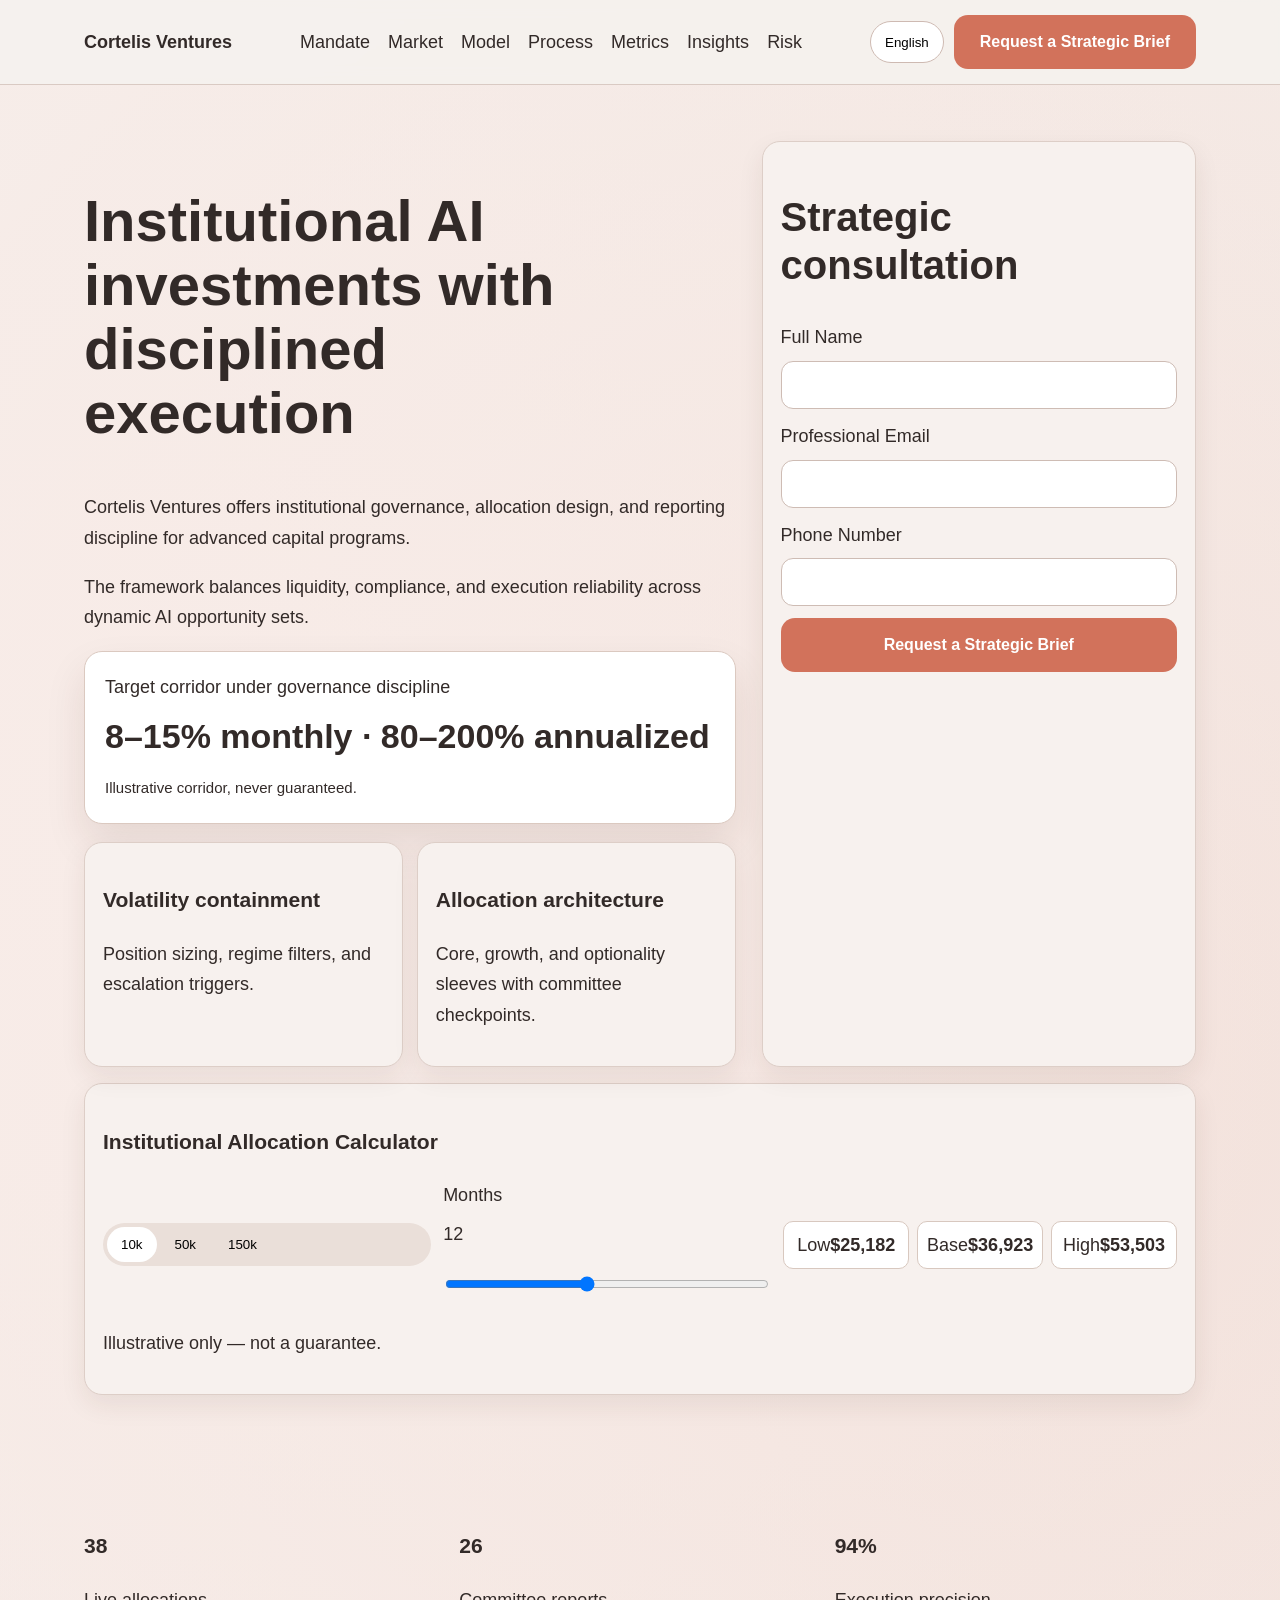
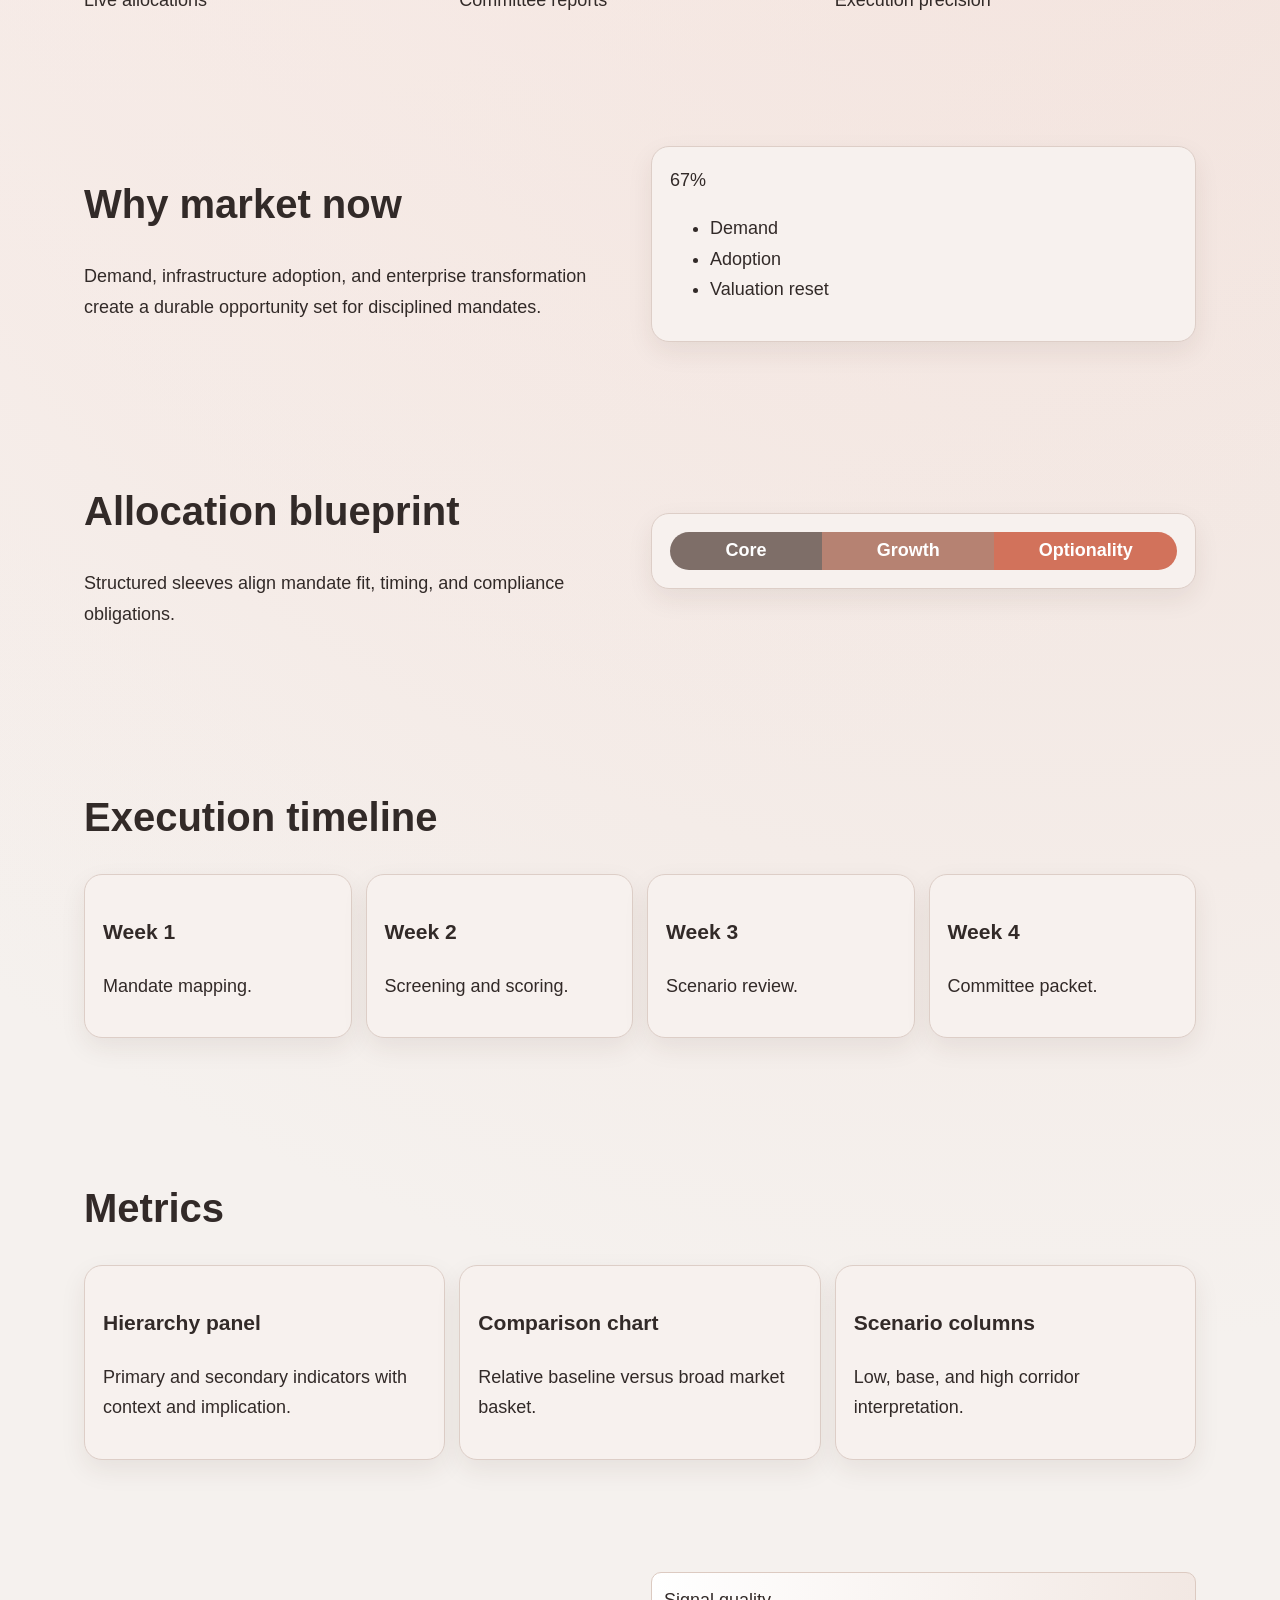
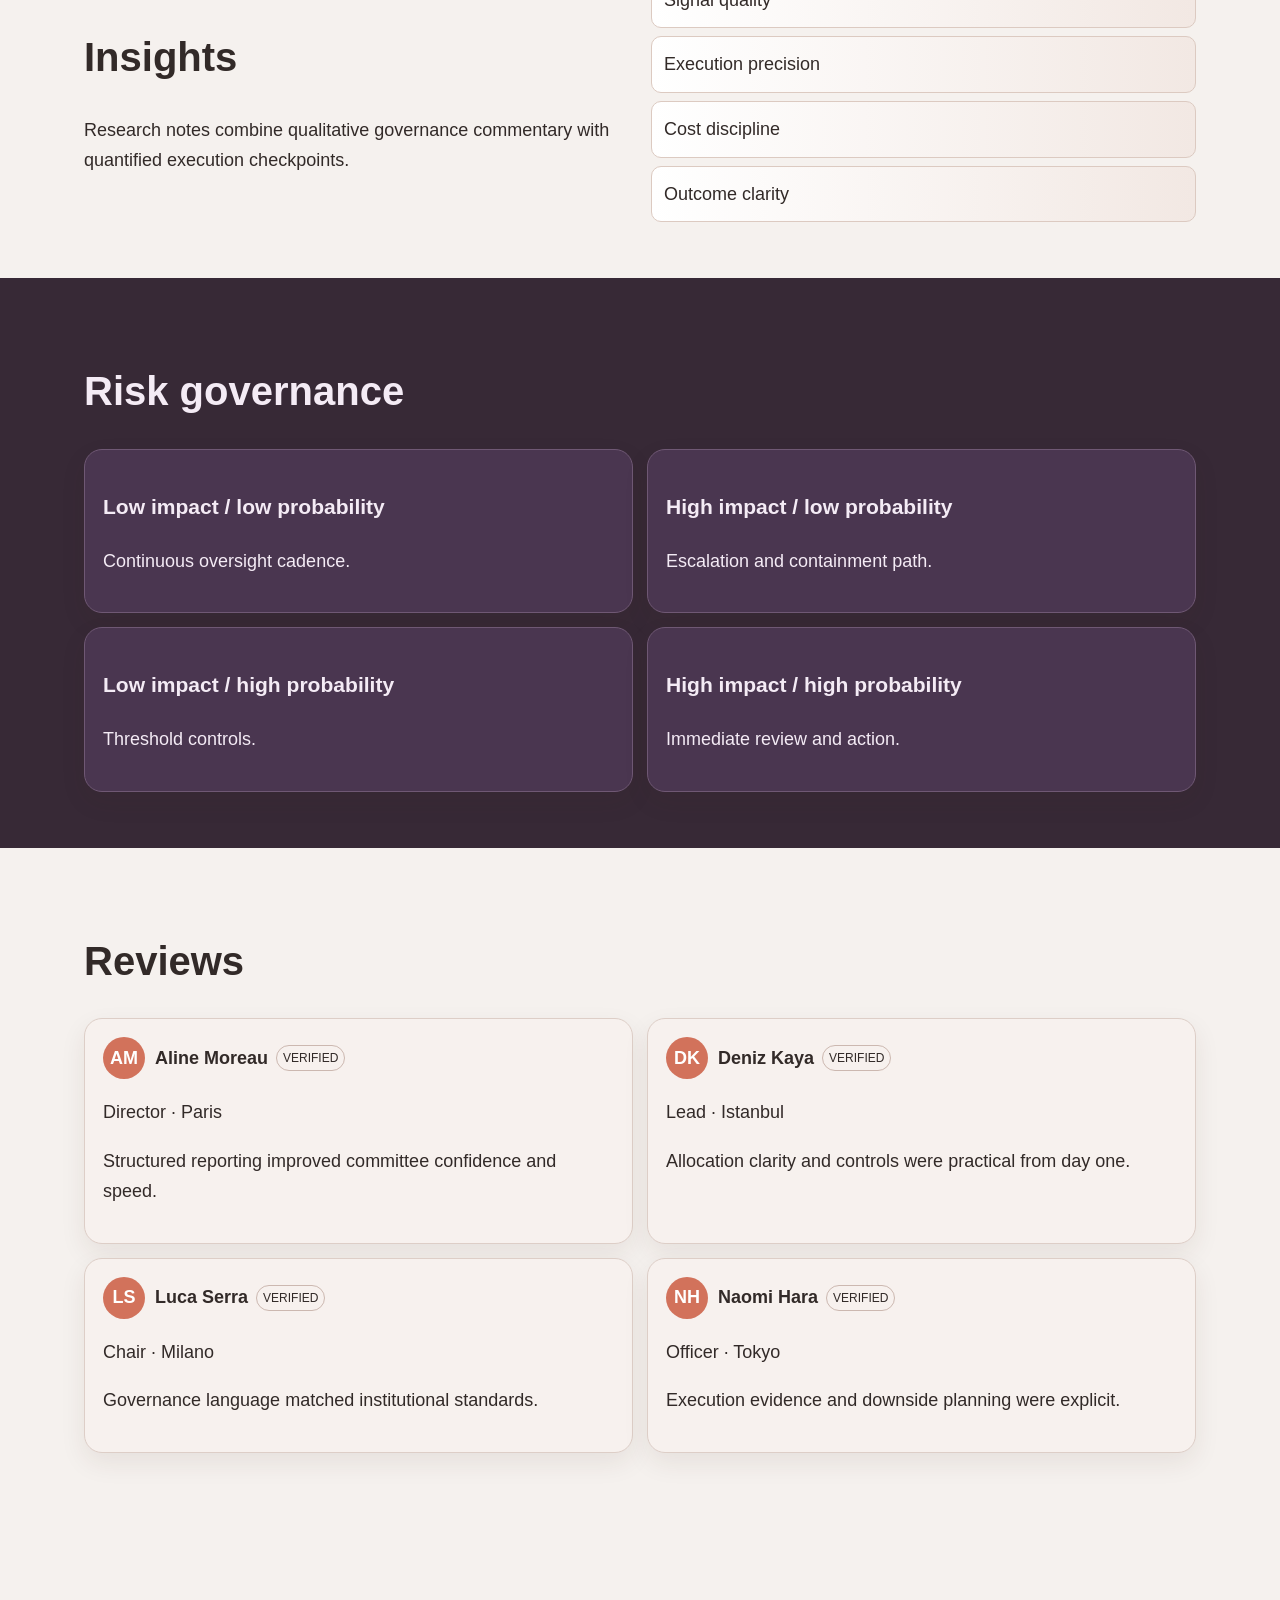
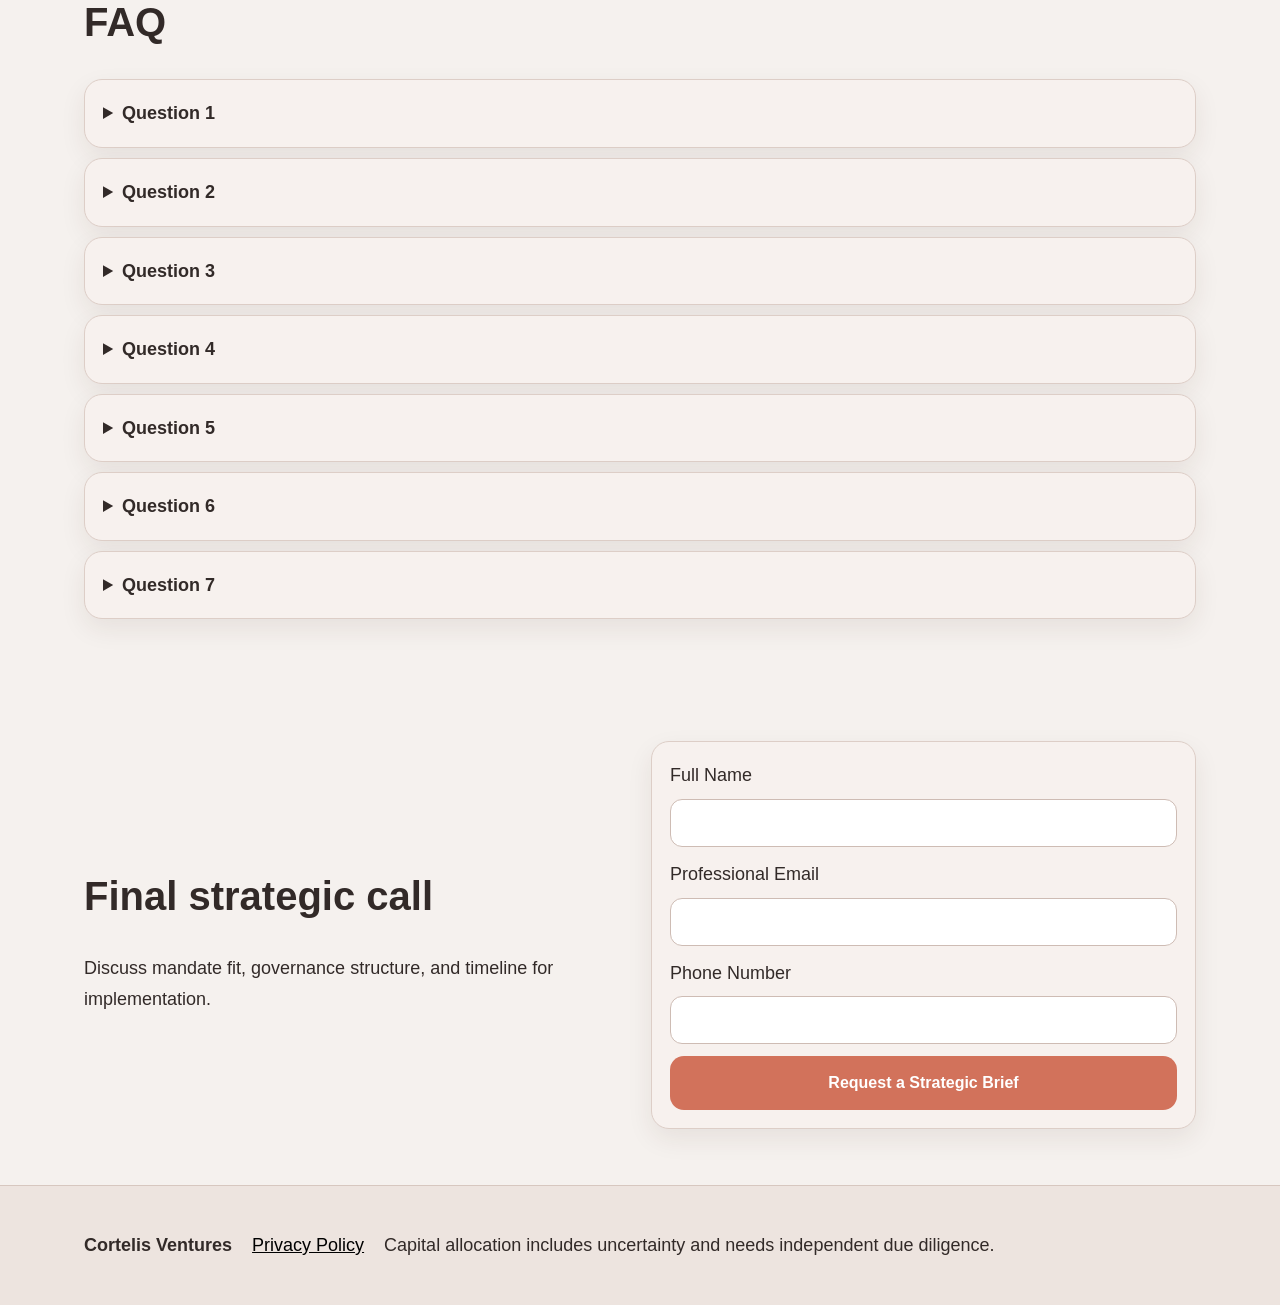
<file: index.html>
<!doctype html><html lang="en"><head><meta charset="utf-8"><meta name="viewport" content="width=device-width,initial-scale=1"><title>Cortelis Ventures</title><meta name="description" content="Cortelis Ventures institutional AI allocation platform."><link rel="stylesheet" href="assets/style.css"></head><body>
<header class="site-header"><div class="container header-row"><div class="brand">Cortelis Ventures</div><nav class="desktop-nav"><a href="#sec0">Mandate</a><a href="#sec1">Market</a><a href="#sec2">Model</a><a href="#sec3">Process</a><a href="#sec4">Metrics</a><a href="#sec5">Insights</a><a href="#sec6">Risk</a></nav><div class="header-actions"><div class="lang-wrap"><button class="lang-active">English</button><div class="lang-menu"><a href="index.html"><span class="flag-svg"><svg viewBox="0 0 60 40"><rect width="60" height="40" fill="#1f3763"/><path d="M0 0l60 40M60 0L0 40" stroke="#fff" stroke-width="8"/><path d="M30 0v40M0 20h60" stroke="#fff" stroke-width="12"/><path d="M30 0v40M0 20h60" stroke="#b22234" stroke-width="6"/></svg></span><span>English</span></a><a href="de/index.html"><span class="flag-svg"><svg viewBox="0 0 60 40"><rect width="60" height="13.4" fill="#000"/><rect y="13.3" width="60" height="13.4" fill="#d00"/><rect y="26.6" width="60" height="13.4" fill="#fc0"/></svg></span><span>Deutsch</span></a><a href="fr/index.html"><span class="flag-svg"><svg viewBox="0 0 60 40"><rect width="20" height="40" fill="#05a"/><rect x="20" width="20" height="40" fill="#f4f4f0"/><rect x="40" width="20" height="40" fill="#e33"/></svg></span><span>Français</span></a><a href="es/index.html"><span class="flag-svg"><svg viewBox="0 0 60 40"><rect width="60" height="40" fill="#c60b1e"/><rect y="10" width="60" height="20" fill="#ffc400"/></svg></span><span>Español</span></a><a href="it/index.html"><span class="flag-svg"><svg viewBox="0 0 60 40"><rect width="20" height="40" fill="#093"/><rect x="20" width="20" height="40" fill="#f4f4f0"/><rect x="40" width="20" height="40" fill="#c33"/></svg></span><span>Italiano</span></a><a href="tr/index.html"><span class="flag-svg"><svg viewBox="0 0 60 40"><rect width="60" height="40" fill="#e30a17"/><circle cx="24" cy="20" r="9" fill="#fff"/><circle cx="27" cy="20" r="7" fill="#e30a17"/></svg></span><span>Türkçe</span></a><a href="pt/index.html"><span class="flag-svg"><svg viewBox="0 0 60 40"><rect width="24" height="40" fill="#046a38"/><rect x="24" width="36" height="40" fill="#da291c"/></svg></span><span>Português</span></a><a href="jp/index.html"><span class="flag-svg"><svg viewBox="0 0 60 40"><rect width="60" height="40" fill="#f4f4f0"/><circle cx="30" cy="20" r="10" fill="#bc002d"/></svg></span><span>日本語</span></a><a href="sk/index.html"><span class="flag-svg"><svg viewBox="0 0 60 40"><rect width="60" height="13.4" fill="#f4f4f0"/><rect y="13.3" width="60" height="13.4" fill="#0b4ea2"/><rect y="26.6" width="60" height="13.4" fill="#e22"/></svg></span><span>Slovenčina</span></a><a href="be/index.html"><span class="flag-svg"><svg viewBox="0 0 60 40"><rect width="20" height="40" fill="#000"/><rect x="20" width="20" height="40" fill="#ffd90c"/><rect x="40" width="20" height="40" fill="#ef3340"/></svg></span><span>Belgium</span></a></div></div><a class="btn btn-primary" href="#lead-final">Request a Strategic Brief</a><button class="burger">☰</button></div></div></header>
<div class="drawer"><button class="drawer-close">✕</button><nav><a href="#sec0">Mandate</a><a href="#sec1">Market</a><a href="#sec2">Model</a><a href="#sec3">Process</a><a href="#sec4">Metrics</a><a href="#sec5">Insights</a><a href="#sec6">Risk</a></nav><div class="drawer-lang"><a href="index.html">English</a><a href="de/index.html">Deutsch</a><a href="fr/index.html">Français</a><a href="es/index.html">Español</a><a href="it/index.html">Italiano</a><a href="tr/index.html">Türkçe</a><a href="pt/index.html">Português</a><a href="jp/index.html">日本語</a><a href="sk/index.html">Slovenčina</a><a href="be/index.html">Belgium</a></div><a class="btn btn-primary" href="#lead-final">Request a Strategic Brief</a></div><div class="backdrop"></div>
<main>
<section class="hero" id="sec0"><div class="container"><div class="hero-grid"><div><h1>Institutional AI investments with disciplined execution</h1><p>Cortelis Ventures offers institutional governance, allocation design, and reporting discipline for advanced capital programs.</p><p>The framework balances liquidity, compliance, and execution reliability across dynamic AI opportunity sets.</p><div class="return-card"><span>Target corridor under governance discipline</span><strong>8–15% monthly · 80–200% annualized</strong><small>Illustrative corridor, never guaranteed.</small></div><div class="support-cards"><article><h3>Volatility containment</h3><p>Position sizing, regime filters, and escalation triggers.</p></article><article><h3>Allocation architecture</h3><p>Core, growth, and optionality sleeves with committee checkpoints.</p></article></div></div><div class="lead-card"><h2>Strategic consultation</h2><form><label>Full Name<input type="text"></label><label>Professional Email<input type="email"></label><label>Phone Number<input type="tel"></label><button class="btn btn-primary">Request a Strategic Brief</button></form></div></div><div class="calculator"><h3>Institutional Allocation Calculator</h3><div class="calc-row"><div class="segmented"><button class="seg active" data-amount="10000">10k</button><button class="seg" data-amount="50000">50k</button><button class="seg" data-amount="150000">150k</button></div><label>Months <output class="months-value">12</output><input class="months-slider" type="range" min="3" max="24" value="12"></label><div class="calc-results"><div><span>Low</span><strong class="low"></strong></div><div><span>Base</span><strong class="base"></strong></div><div><span>High</span><strong class="high"></strong></div></div></div><p class="calc-disc">Illustrative only — not a guarantee.</p></div></div></section>
<section class="kpi" id="sec1"><div class="container three-col"><article><h3>38</h3><p>Live allocations</p></article><article><h3>26</h3><p>Committee reports</p></article><article><h3>94%</h3><p>Execution precision</p></article></div></section>
<section id="sec2" class="split"><div class="container split-grid"><div><h2>Why market now</h2><p>Demand, infrastructure adoption, and enterprise transformation create a durable opportunity set for disciplined mandates.</p></div><div class="visual donut"><div class="ring">67%</div><ul><li>Demand</li><li>Adoption</li><li>Valuation reset</li></ul></div></div></section>
<section id="sec3" class="alt"><div class="container split-grid reverse"><div class="visual stack"><div class="bar"><span style="width:30%">Core</span><span style="width:34%">Growth</span><span style="width:36%">Optionality</span></div></div><div><h2>Allocation blueprint</h2><p>Structured sleeves align mandate fit, timing, and compliance obligations.</p></div></div></section>
<section id="sec4" class="timeline"><div class="container"><h2>Execution timeline</h2><div class="time-grid"><article><h3>Week 1</h3><p>Mandate mapping.</p></article><article><h3>Week 2</h3><p>Screening and scoring.</p></article><article><h3>Week 3</h3><p>Scenario review.</p></article><article><h3>Week 4</h3><p>Committee packet.</p></article></div></div></section>
<section id="sec5" class="metrics"><div class="container"><h2>Metrics</h2><div class="card-grid"><article class="metric-card"><h3>Hierarchy panel</h3><p>Primary and secondary indicators with context and implication.</p></article><article class="metric-card"><h3>Comparison chart</h3><p>Relative baseline versus broad market basket.</p></article><article class="metric-card"><h3>Scenario columns</h3><p>Low, base, and high corridor interpretation.</p></article></div></div></section>
<section id="sec6" class="insights"><div class="container split-grid"><div><h2>Insights</h2><p>Research notes combine qualitative governance commentary with quantified execution checkpoints.</p></div><div class="waterfall"><div>Signal quality</div><div>Execution precision</div><div>Cost discipline</div><div>Outcome clarity</div></div></div></section>
<section id="sec7" class="risk dark"><div class="container"><h2>Risk governance</h2><div class="matrix"><div><h3>Low impact / low probability</h3><p>Continuous oversight cadence.</p></div><div><h3>High impact / low probability</h3><p>Escalation and containment path.</p></div><div><h3>Low impact / high probability</h3><p>Threshold controls.</p></div><div><h3>High impact / high probability</h3><p>Immediate review and action.</p></div></div></div></section>
<section class="reviews" id="sec8"><div class="container"><h2>Reviews</h2><div class="review-grid"><article class="review-card"><div class="review-head"><div class="avatar">AM</div><div class="name-row"><strong>Aline Moreau</strong><span>VERIFIED</span></div></div><p>Director · Paris</p><p>Structured reporting improved committee confidence and speed.</p></article><article class="review-card"><div class="review-head"><div class="avatar">DK</div><div class="name-row"><strong>Deniz Kaya</strong><span>VERIFIED</span></div></div><p>Lead · Istanbul</p><p>Allocation clarity and controls were practical from day one.</p></article><article class="review-card"><div class="review-head"><div class="avatar">LS</div><div class="name-row"><strong>Luca Serra</strong><span>VERIFIED</span></div></div><p>Chair · Milano</p><p>Governance language matched institutional standards.</p></article><article class="review-card"><div class="review-head"><div class="avatar">NH</div><div class="name-row"><strong>Naomi Hara</strong><span>VERIFIED</span></div></div><p>Officer · Tokyo</p><p>Execution evidence and downside planning were explicit.</p></article></div></div></section>
<section class="faq" id="sec9"><div class="container"><h2>FAQ</h2><details class="faq-item"><summary>Question 1</summary><p>Structured committee answer with governance detail and execution clarity.</p></details><details class="faq-item"><summary>Question 2</summary><p>Structured committee answer with governance detail and execution clarity.</p></details><details class="faq-item"><summary>Question 3</summary><p>Structured committee answer with governance detail and execution clarity.</p></details><details class="faq-item"><summary>Question 4</summary><p>Structured committee answer with governance detail and execution clarity.</p></details><details class="faq-item"><summary>Question 5</summary><p>Structured committee answer with governance detail and execution clarity.</p></details><details class="faq-item"><summary>Question 6</summary><p>Structured committee answer with governance detail and execution clarity.</p></details><details class="faq-item"><summary>Question 7</summary><p>Structured committee answer with governance detail and execution clarity.</p></details></div></section>
<section class="final" id="lead-final"><div class="container split-grid"><div><h2>Final strategic call</h2><p>Discuss mandate fit, governance structure, and timeline for implementation.</p></div><div class="lead-card"><form><label>Full Name<input type="text"></label><label>Professional Email<input type="email"></label><label>Phone Number<input type="tel"></label><button class="btn btn-primary">Request a Strategic Brief</button></form></div></div></section>
</main>
<footer><div class="container footer-row"><strong>Cortelis Ventures</strong><button class="privacy-link">Privacy Policy</button><p>Capital allocation includes uncertainty and needs independent due diligence.</p></div></footer>
<div class="modal"><div class="modal-dialog"><button class="modal-x">✕</button><h2>Privacy Policy</h2><div class="modal-content"><h3>Introduction</h3><p>Policy overview for data handling and governance.</p><h3>Data collection</h3><p>Contact details and communication records.</p><h3>Legal basis</h3><p>Legitimate processing purpose and consent flow.</p><h3>Cookies</h3><p>Session and analytics preferences.</p><h3>Retention</h3><p>Storage duration follows regulatory norms.</p><h3>Third-party sharing</h3><p>Service providers operate under contractual controls.</p><h3>Security</h3><p>Encryption, access segregation, and audit practice.</p><h3>User rights</h3><p>Access, correction, deletion, and objection channels.</p><h3>International transfers</h3><p>Transfer safeguards and contractual standards.</p><h3>Industry risk disclosure</h3><p>AI-linked assets can fluctuate materially.</p><h3>Contact</h3><p>privacy@cortelisventures.com</p></div><div class="modal-footer"><button class="btn btn-secondary modal-close">Close</button></div></div></div>
<script defer src="assets/app.js"></script></body></html>
</file>
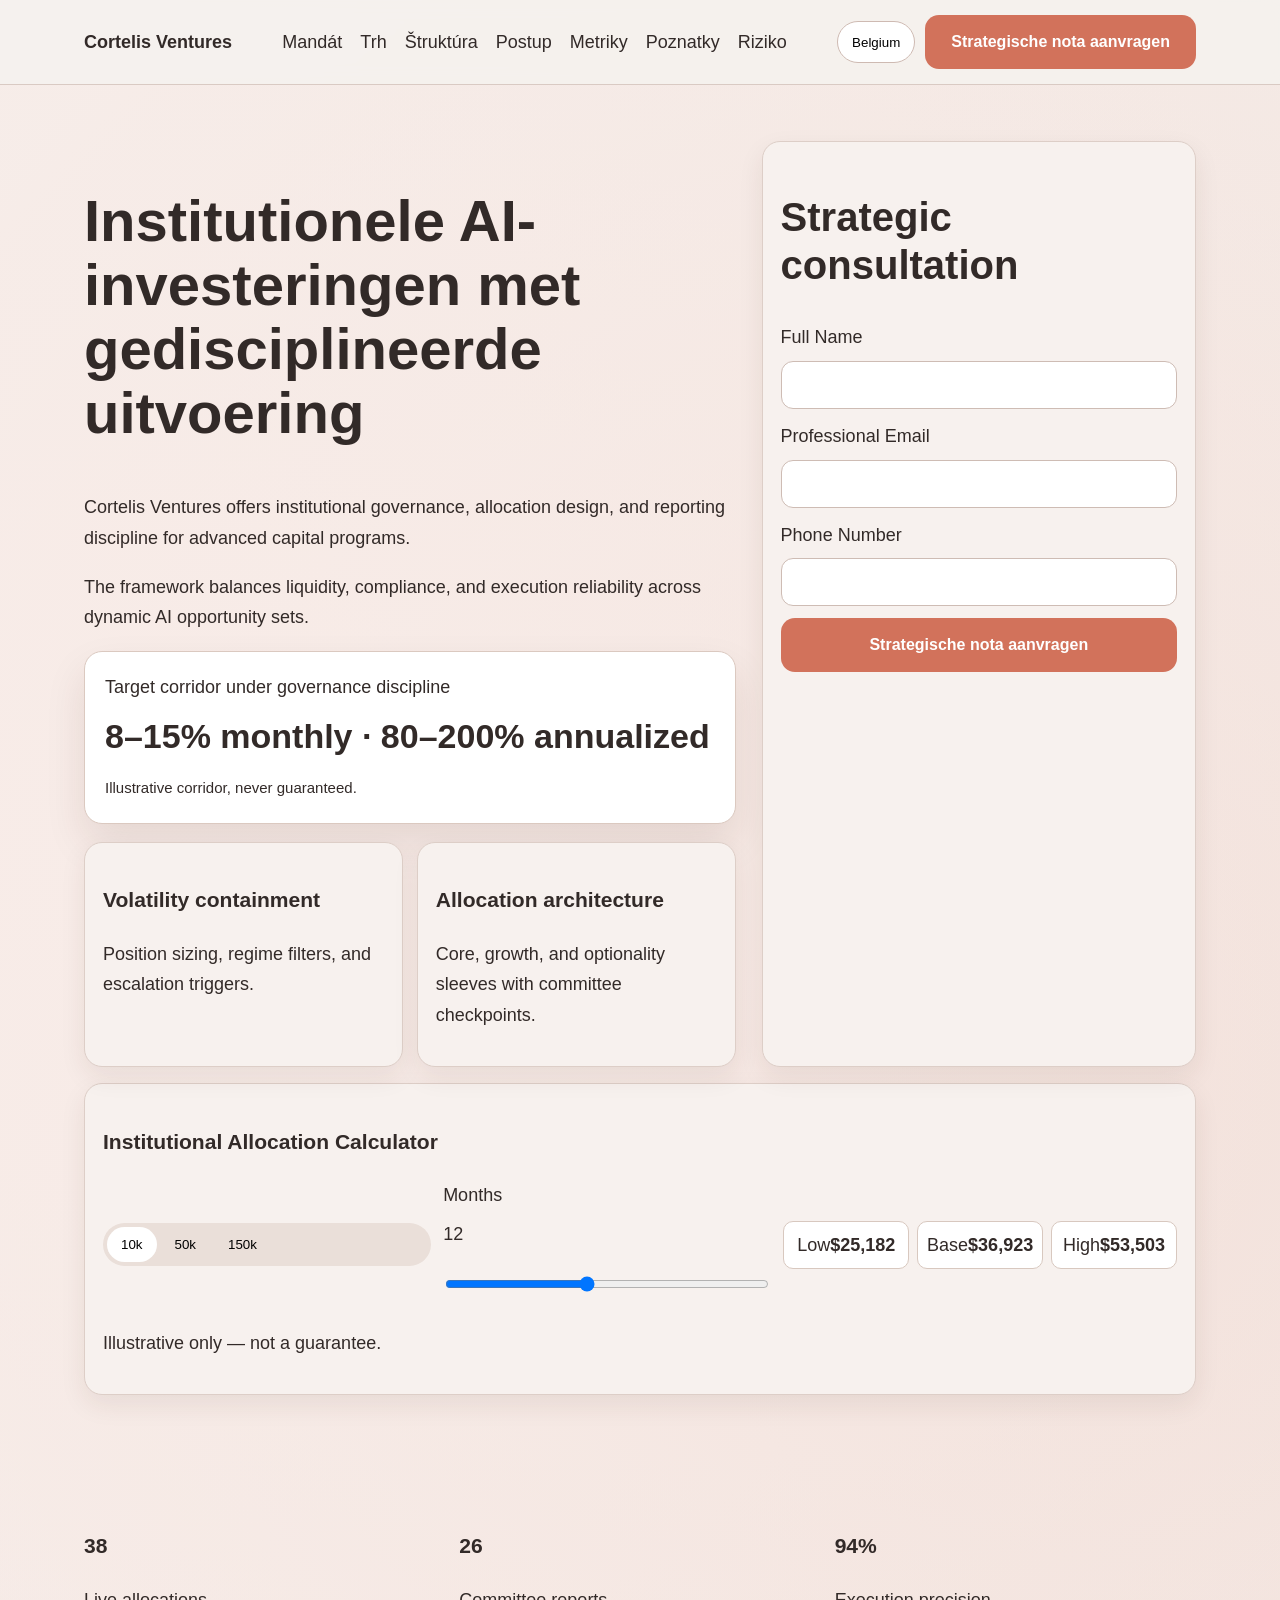
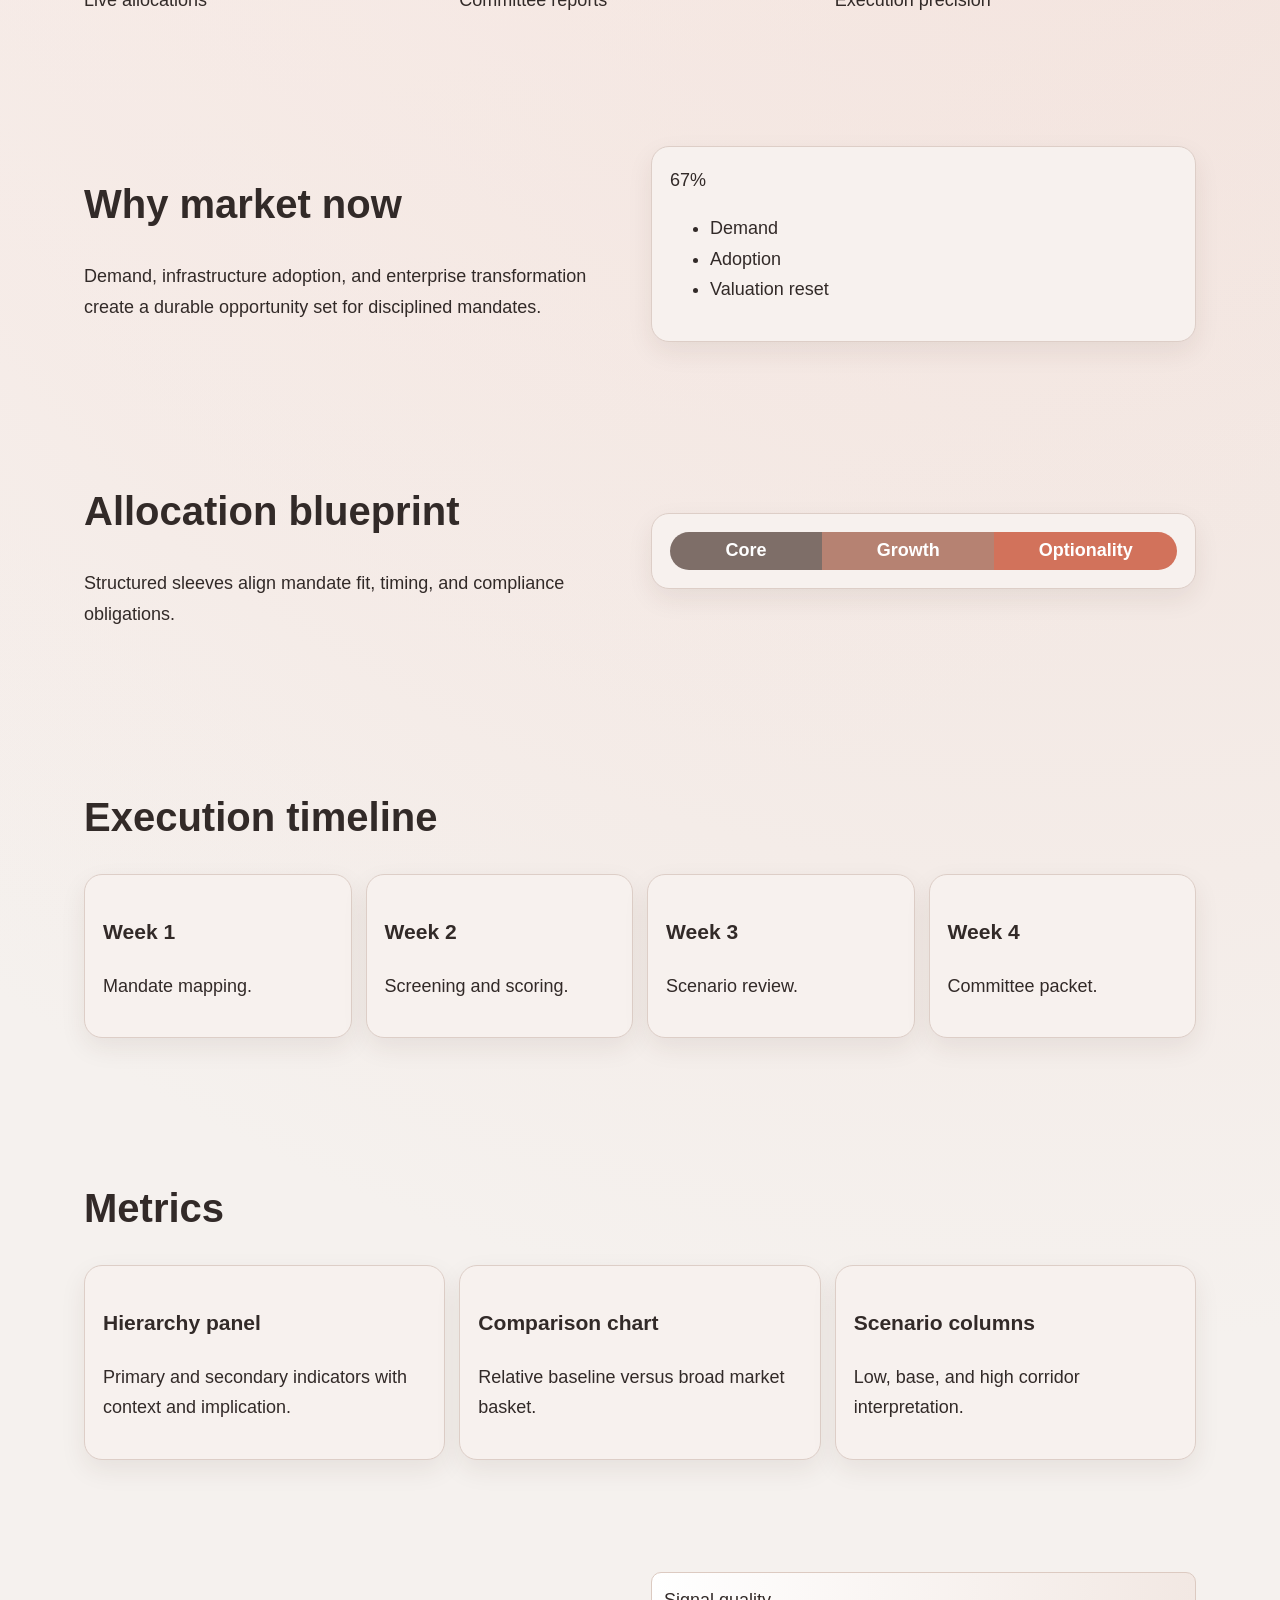
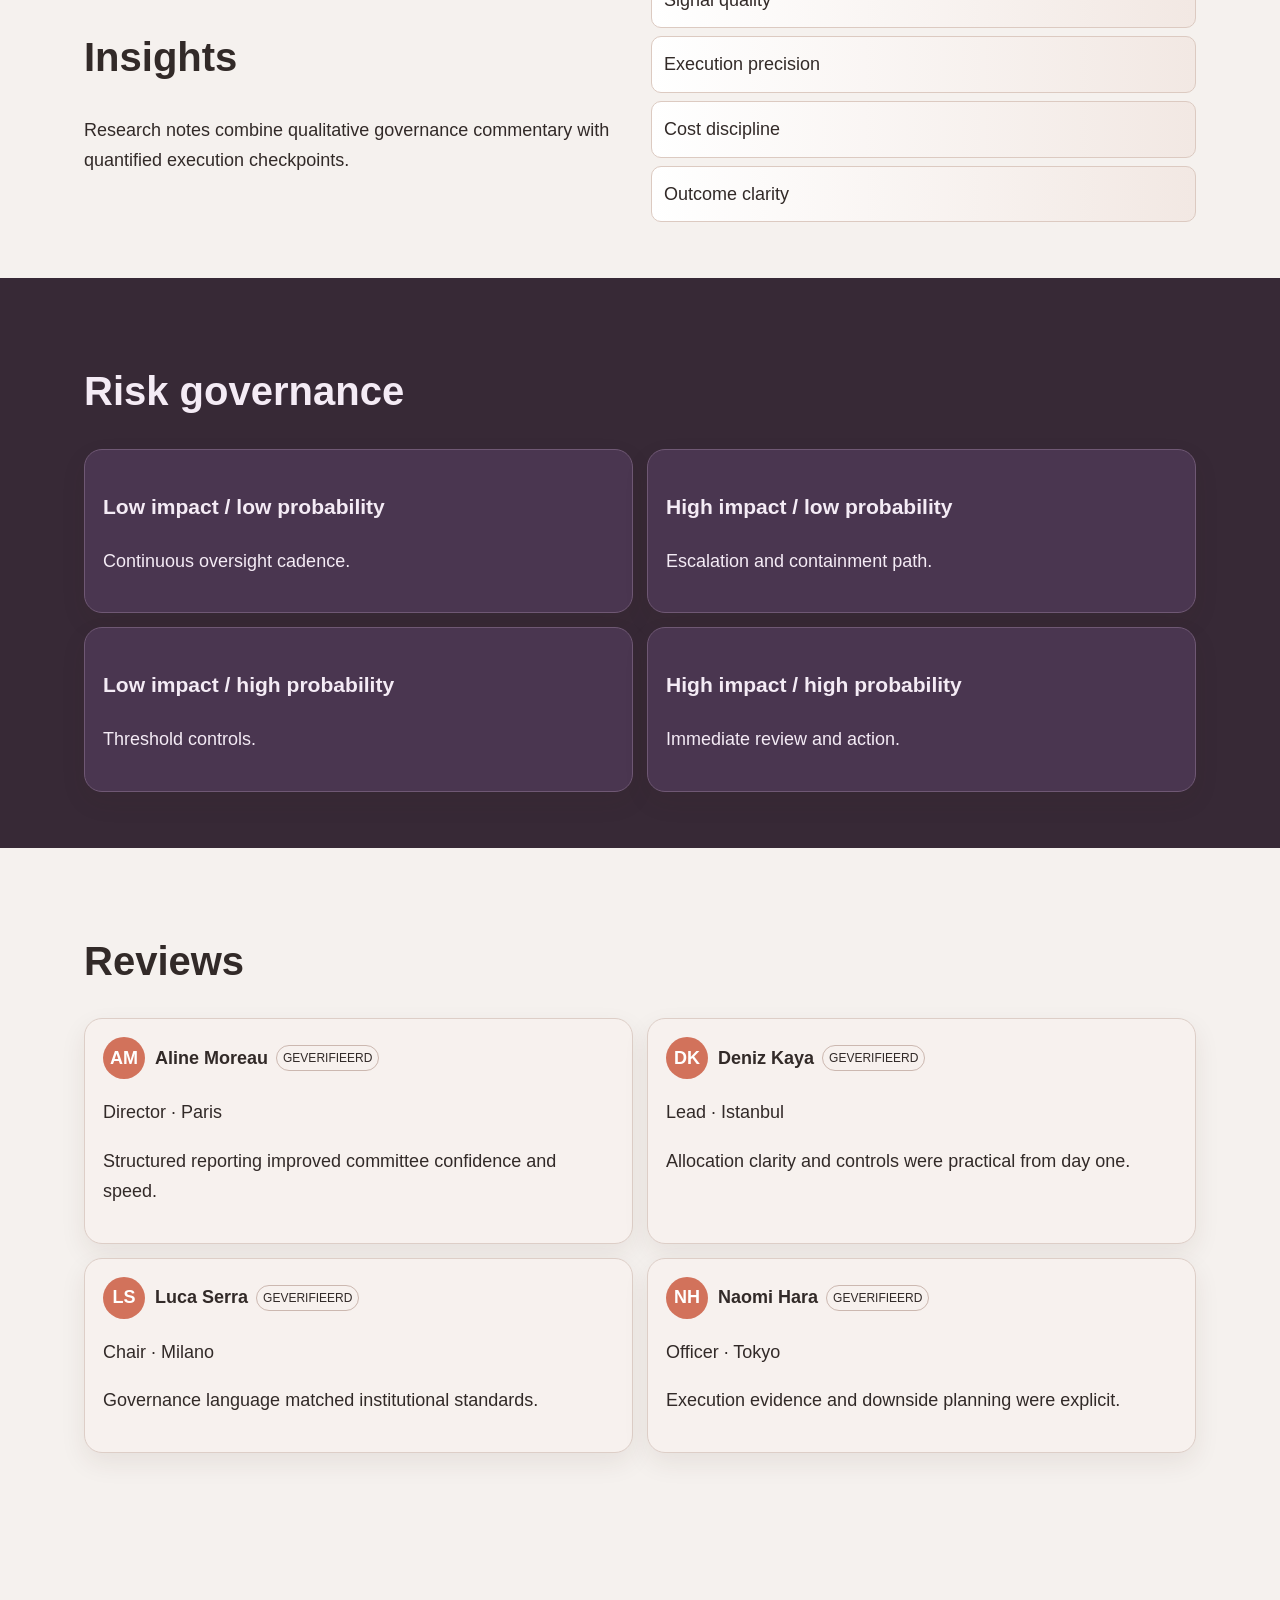
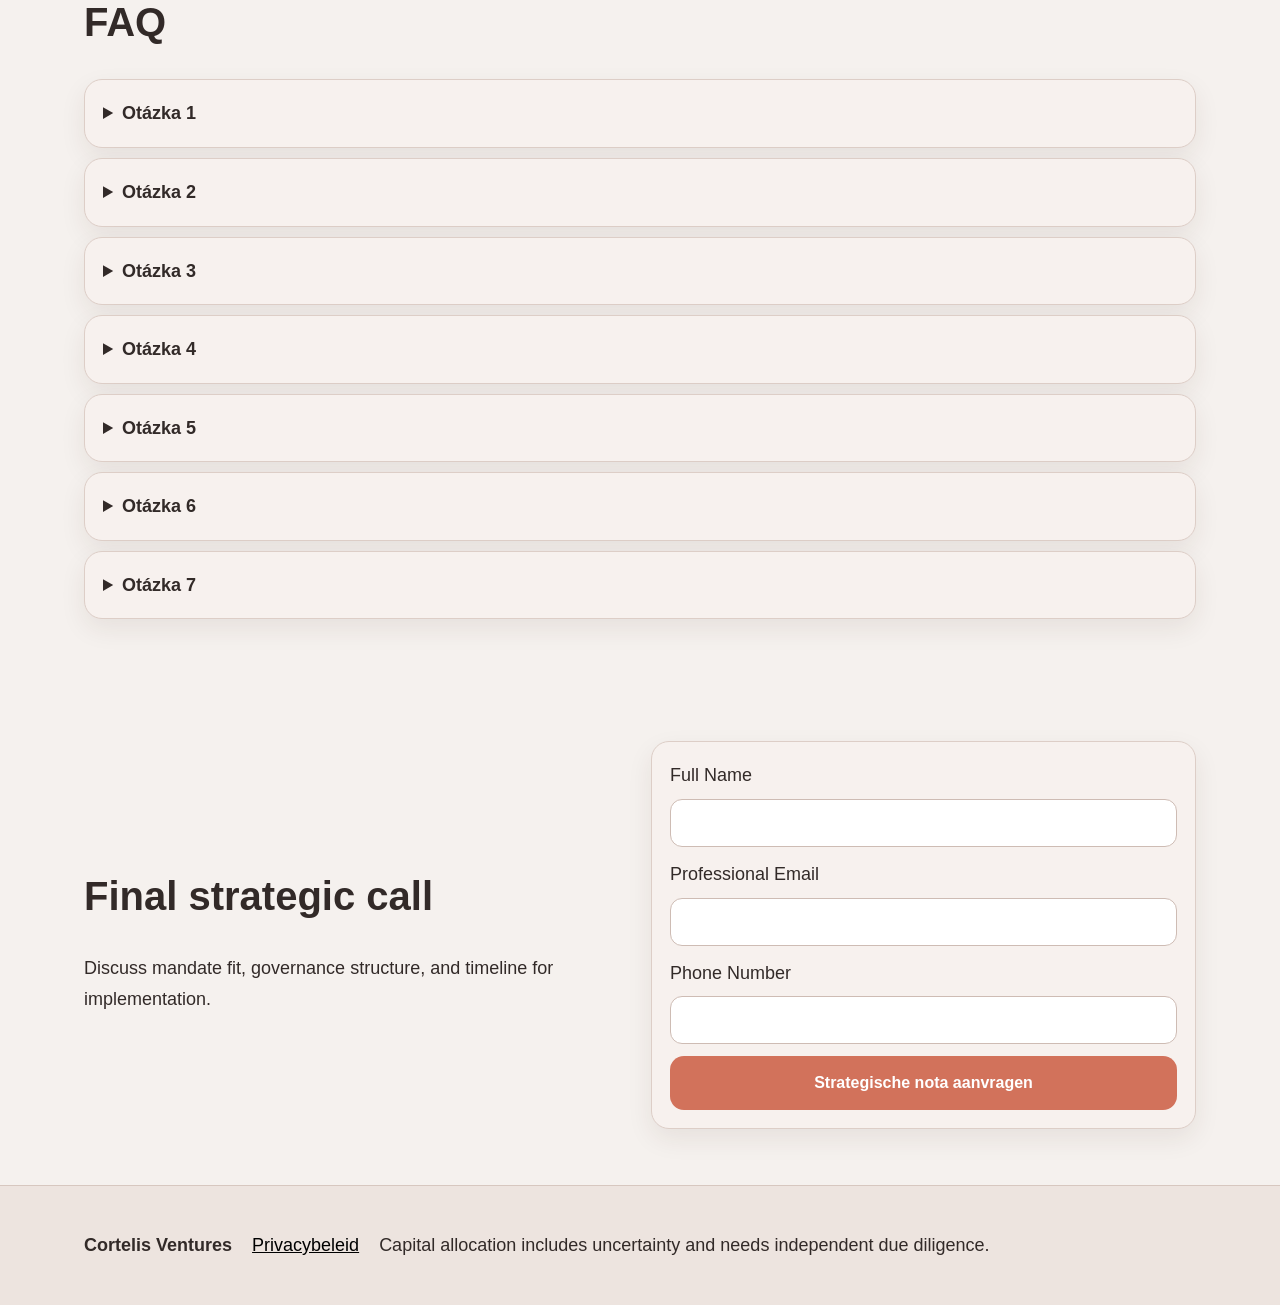
<file: be/index.html>
<!doctype html><html lang="nl"><head><meta charset="utf-8"><meta name="viewport" content="width=device-width,initial-scale=1"><title>Cortelis Ventures</title><meta name="description" content="Cortelis Ventures institutional AI allocation platform."><link rel="stylesheet" href="../assets/style.css"></head><body>
<header class="site-header"><div class="container header-row"><div class="brand">Cortelis Ventures</div><nav class="desktop-nav"><a href="#sec0">Mandát</a><a href="#sec1">Trh</a><a href="#sec2">Štruktúra</a><a href="#sec3">Postup</a><a href="#sec4">Metriky</a><a href="#sec5">Poznatky</a><a href="#sec6">Riziko</a></nav><div class="header-actions"><div class="lang-wrap"><button class="lang-active">Belgium</button><div class="lang-menu"><a href="../index.html"><span class="flag-svg"><svg viewBox="0 0 60 40"><rect width="60" height="40" fill="#1f3763"/><path d="M0 0l60 40M60 0L0 40" stroke="#fff" stroke-width="8"/><path d="M30 0v40M0 20h60" stroke="#fff" stroke-width="12"/><path d="M30 0v40M0 20h60" stroke="#b22234" stroke-width="6"/></svg></span><span>English</span></a><a href="../de/index.html"><span class="flag-svg"><svg viewBox="0 0 60 40"><rect width="60" height="13.4" fill="#000"/><rect y="13.3" width="60" height="13.4" fill="#d00"/><rect y="26.6" width="60" height="13.4" fill="#fc0"/></svg></span><span>Deutsch</span></a><a href="../fr/index.html"><span class="flag-svg"><svg viewBox="0 0 60 40"><rect width="20" height="40" fill="#05a"/><rect x="20" width="20" height="40" fill="#f4f4f0"/><rect x="40" width="20" height="40" fill="#e33"/></svg></span><span>Français</span></a><a href="../es/index.html"><span class="flag-svg"><svg viewBox="0 0 60 40"><rect width="60" height="40" fill="#c60b1e"/><rect y="10" width="60" height="20" fill="#ffc400"/></svg></span><span>Español</span></a><a href="../it/index.html"><span class="flag-svg"><svg viewBox="0 0 60 40"><rect width="20" height="40" fill="#093"/><rect x="20" width="20" height="40" fill="#f4f4f0"/><rect x="40" width="20" height="40" fill="#c33"/></svg></span><span>Italiano</span></a><a href="../tr/index.html"><span class="flag-svg"><svg viewBox="0 0 60 40"><rect width="60" height="40" fill="#e30a17"/><circle cx="24" cy="20" r="9" fill="#fff"/><circle cx="27" cy="20" r="7" fill="#e30a17"/></svg></span><span>Türkçe</span></a><a href="../pt/index.html"><span class="flag-svg"><svg viewBox="0 0 60 40"><rect width="24" height="40" fill="#046a38"/><rect x="24" width="36" height="40" fill="#da291c"/></svg></span><span>Português</span></a><a href="../jp/index.html"><span class="flag-svg"><svg viewBox="0 0 60 40"><rect width="60" height="40" fill="#f4f4f0"/><circle cx="30" cy="20" r="10" fill="#bc002d"/></svg></span><span>日本語</span></a><a href="../sk/index.html"><span class="flag-svg"><svg viewBox="0 0 60 40"><rect width="60" height="13.4" fill="#f4f4f0"/><rect y="13.3" width="60" height="13.4" fill="#0b4ea2"/><rect y="26.6" width="60" height="13.4" fill="#e22"/></svg></span><span>Slovenčina</span></a><a href="../be/index.html"><span class="flag-svg"><svg viewBox="0 0 60 40"><rect width="20" height="40" fill="#000"/><rect x="20" width="20" height="40" fill="#ffd90c"/><rect x="40" width="20" height="40" fill="#ef3340"/></svg></span><span>Belgium</span></a></div></div><a class="btn btn-primary" href="#lead-final">Strategische nota aanvragen</a><button class="burger">☰</button></div></div></header>
<div class="drawer"><button class="drawer-close">✕</button><nav><a href="#sec0">Mandát</a><a href="#sec1">Trh</a><a href="#sec2">Štruktúra</a><a href="#sec3">Postup</a><a href="#sec4">Metriky</a><a href="#sec5">Poznatky</a><a href="#sec6">Riziko</a></nav><div class="drawer-lang"><a href="../index.html">English</a><a href="../de/index.html">Deutsch</a><a href="../fr/index.html">Français</a><a href="../es/index.html">Español</a><a href="../it/index.html">Italiano</a><a href="../tr/index.html">Türkçe</a><a href="../pt/index.html">Português</a><a href="../jp/index.html">日本語</a><a href="../sk/index.html">Slovenčina</a><a href="../be/index.html">Belgium</a></div><a class="btn btn-primary" href="#lead-final">Strategische nota aanvragen</a></div><div class="backdrop"></div>
<main>
<section class="hero" id="sec0"><div class="container"><div class="hero-grid"><div><h1>Institutionele AI-investeringen met gedisciplineerde uitvoering</h1><p>Cortelis Ventures offers institutional governance, allocation design, and reporting discipline for advanced capital programs.</p><p>The framework balances liquidity, compliance, and execution reliability across dynamic AI opportunity sets.</p><div class="return-card"><span>Target corridor under governance discipline</span><strong>8–15% monthly · 80–200% annualized</strong><small>Illustrative corridor, never guaranteed.</small></div><div class="support-cards"><article><h3>Volatility containment</h3><p>Position sizing, regime filters, and escalation triggers.</p></article><article><h3>Allocation architecture</h3><p>Core, growth, and optionality sleeves with committee checkpoints.</p></article></div></div><div class="lead-card"><h2>Strategic consultation</h2><form><label>Full Name<input type="text"></label><label>Professional Email<input type="email"></label><label>Phone Number<input type="tel"></label><button class="btn btn-primary">Strategische nota aanvragen</button></form></div></div><div class="calculator"><h3>Institutional Allocation Calculator</h3><div class="calc-row"><div class="segmented"><button class="seg active" data-amount="10000">10k</button><button class="seg" data-amount="50000">50k</button><button class="seg" data-amount="150000">150k</button></div><label>Months <output class="months-value">12</output><input class="months-slider" type="range" min="3" max="24" value="12"></label><div class="calc-results"><div><span>Low</span><strong class="low"></strong></div><div><span>Base</span><strong class="base"></strong></div><div><span>High</span><strong class="high"></strong></div></div></div><p class="calc-disc">Illustrative only — not a guarantee.</p></div></div></section>
<section class="kpi" id="sec1"><div class="container three-col"><article><h3>38</h3><p>Live allocations</p></article><article><h3>26</h3><p>Committee reports</p></article><article><h3>94%</h3><p>Execution precision</p></article></div></section>
<section id="sec2" class="split"><div class="container split-grid"><div><h2>Why market now</h2><p>Demand, infrastructure adoption, and enterprise transformation create a durable opportunity set for disciplined mandates.</p></div><div class="visual donut"><div class="ring">67%</div><ul><li>Demand</li><li>Adoption</li><li>Valuation reset</li></ul></div></div></section>
<section id="sec3" class="alt"><div class="container split-grid reverse"><div class="visual stack"><div class="bar"><span style="width:30%">Core</span><span style="width:34%">Growth</span><span style="width:36%">Optionality</span></div></div><div><h2>Allocation blueprint</h2><p>Structured sleeves align mandate fit, timing, and compliance obligations.</p></div></div></section>
<section id="sec4" class="timeline"><div class="container"><h2>Execution timeline</h2><div class="time-grid"><article><h3>Week 1</h3><p>Mandate mapping.</p></article><article><h3>Week 2</h3><p>Screening and scoring.</p></article><article><h3>Week 3</h3><p>Scenario review.</p></article><article><h3>Week 4</h3><p>Committee packet.</p></article></div></div></section>
<section id="sec5" class="metrics"><div class="container"><h2>Metrics</h2><div class="card-grid"><article class="metric-card"><h3>Hierarchy panel</h3><p>Primary and secondary indicators with context and implication.</p></article><article class="metric-card"><h3>Comparison chart</h3><p>Relative baseline versus broad market basket.</p></article><article class="metric-card"><h3>Scenario columns</h3><p>Low, base, and high corridor interpretation.</p></article></div></div></section>
<section id="sec6" class="insights"><div class="container split-grid"><div><h2>Insights</h2><p>Research notes combine qualitative governance commentary with quantified execution checkpoints.</p></div><div class="waterfall"><div>Signal quality</div><div>Execution precision</div><div>Cost discipline</div><div>Outcome clarity</div></div></div></section>
<section id="sec7" class="risk dark"><div class="container"><h2>Risk governance</h2><div class="matrix"><div><h3>Low impact / low probability</h3><p>Continuous oversight cadence.</p></div><div><h3>High impact / low probability</h3><p>Escalation and containment path.</p></div><div><h3>Low impact / high probability</h3><p>Threshold controls.</p></div><div><h3>High impact / high probability</h3><p>Immediate review and action.</p></div></div></div></section>
<section class="reviews" id="sec8"><div class="container"><h2>Reviews</h2><div class="review-grid"><article class="review-card"><div class="review-head"><div class="avatar">AM</div><div class="name-row"><strong>Aline Moreau</strong><span>GEVERIFIEERD</span></div></div><p>Director · Paris</p><p>Structured reporting improved committee confidence and speed.</p></article><article class="review-card"><div class="review-head"><div class="avatar">DK</div><div class="name-row"><strong>Deniz Kaya</strong><span>GEVERIFIEERD</span></div></div><p>Lead · Istanbul</p><p>Allocation clarity and controls were practical from day one.</p></article><article class="review-card"><div class="review-head"><div class="avatar">LS</div><div class="name-row"><strong>Luca Serra</strong><span>GEVERIFIEERD</span></div></div><p>Chair · Milano</p><p>Governance language matched institutional standards.</p></article><article class="review-card"><div class="review-head"><div class="avatar">NH</div><div class="name-row"><strong>Naomi Hara</strong><span>GEVERIFIEERD</span></div></div><p>Officer · Tokyo</p><p>Execution evidence and downside planning were explicit.</p></article></div></div></section>
<section class="faq" id="sec9"><div class="container"><h2>FAQ</h2><details class="faq-item"><summary>Otázka 1</summary><p>Štruktúrovaná odpoveď pre výbor s dôrazom na riadenie a realizáciu.</p></details><details class="faq-item"><summary>Otázka 2</summary><p>Štruktúrovaná odpoveď pre výbor s dôrazom na riadenie a realizáciu.</p></details><details class="faq-item"><summary>Otázka 3</summary><p>Štruktúrovaná odpoveď pre výbor s dôrazom na riadenie a realizáciu.</p></details><details class="faq-item"><summary>Otázka 4</summary><p>Štruktúrovaná odpoveď pre výbor s dôrazom na riadenie a realizáciu.</p></details><details class="faq-item"><summary>Otázka 5</summary><p>Štruktúrovaná odpoveď pre výbor s dôrazom na riadenie a realizáciu.</p></details><details class="faq-item"><summary>Otázka 6</summary><p>Štruktúrovaná odpoveď pre výbor s dôrazom na riadenie a realizáciu.</p></details><details class="faq-item"><summary>Otázka 7</summary><p>Štruktúrovaná odpoveď pre výbor s dôrazom na riadenie a realizáciu.</p></details></div></section>
<section class="final" id="lead-final"><div class="container split-grid"><div><h2>Final strategic call</h2><p>Discuss mandate fit, governance structure, and timeline for implementation.</p></div><div class="lead-card"><form><label>Full Name<input type="text"></label><label>Professional Email<input type="email"></label><label>Phone Number<input type="tel"></label><button class="btn btn-primary">Strategische nota aanvragen</button></form></div></div></section>
</main>
<footer><div class="container footer-row"><strong>Cortelis Ventures</strong><button class="privacy-link">Privacybeleid</button><p>Capital allocation includes uncertainty and needs independent due diligence.</p></div></footer>
<div class="modal"><div class="modal-dialog"><button class="modal-x">✕</button><h2>Privacybeleid</h2><div class="modal-content"><h3>Introduction</h3><p>Policy overview for data handling and governance.</p><h3>Data collection</h3><p>Contact details and communication records.</p><h3>Legal basis</h3><p>Legitimate processing purpose and consent flow.</p><h3>Cookies</h3><p>Session and analytics preferences.</p><h3>Retention</h3><p>Storage duration follows regulatory norms.</p><h3>Third-party sharing</h3><p>Service providers operate under contractual controls.</p><h3>Security</h3><p>Encryption, access segregation, and audit practice.</p><h3>User rights</h3><p>Access, correction, deletion, and objection channels.</p><h3>International transfers</h3><p>Transfer safeguards and contractual standards.</p><h3>Industry risk disclosure</h3><p>AI-linked assets can fluctuate materially.</p><h3>Contact</h3><p>privacy@cortelisventures.com</p></div><div class="modal-footer"><button class="btn btn-secondary modal-close">Sluiten</button></div></div></div>
<script defer src="../assets/app.js"></script></body></html>
</file>
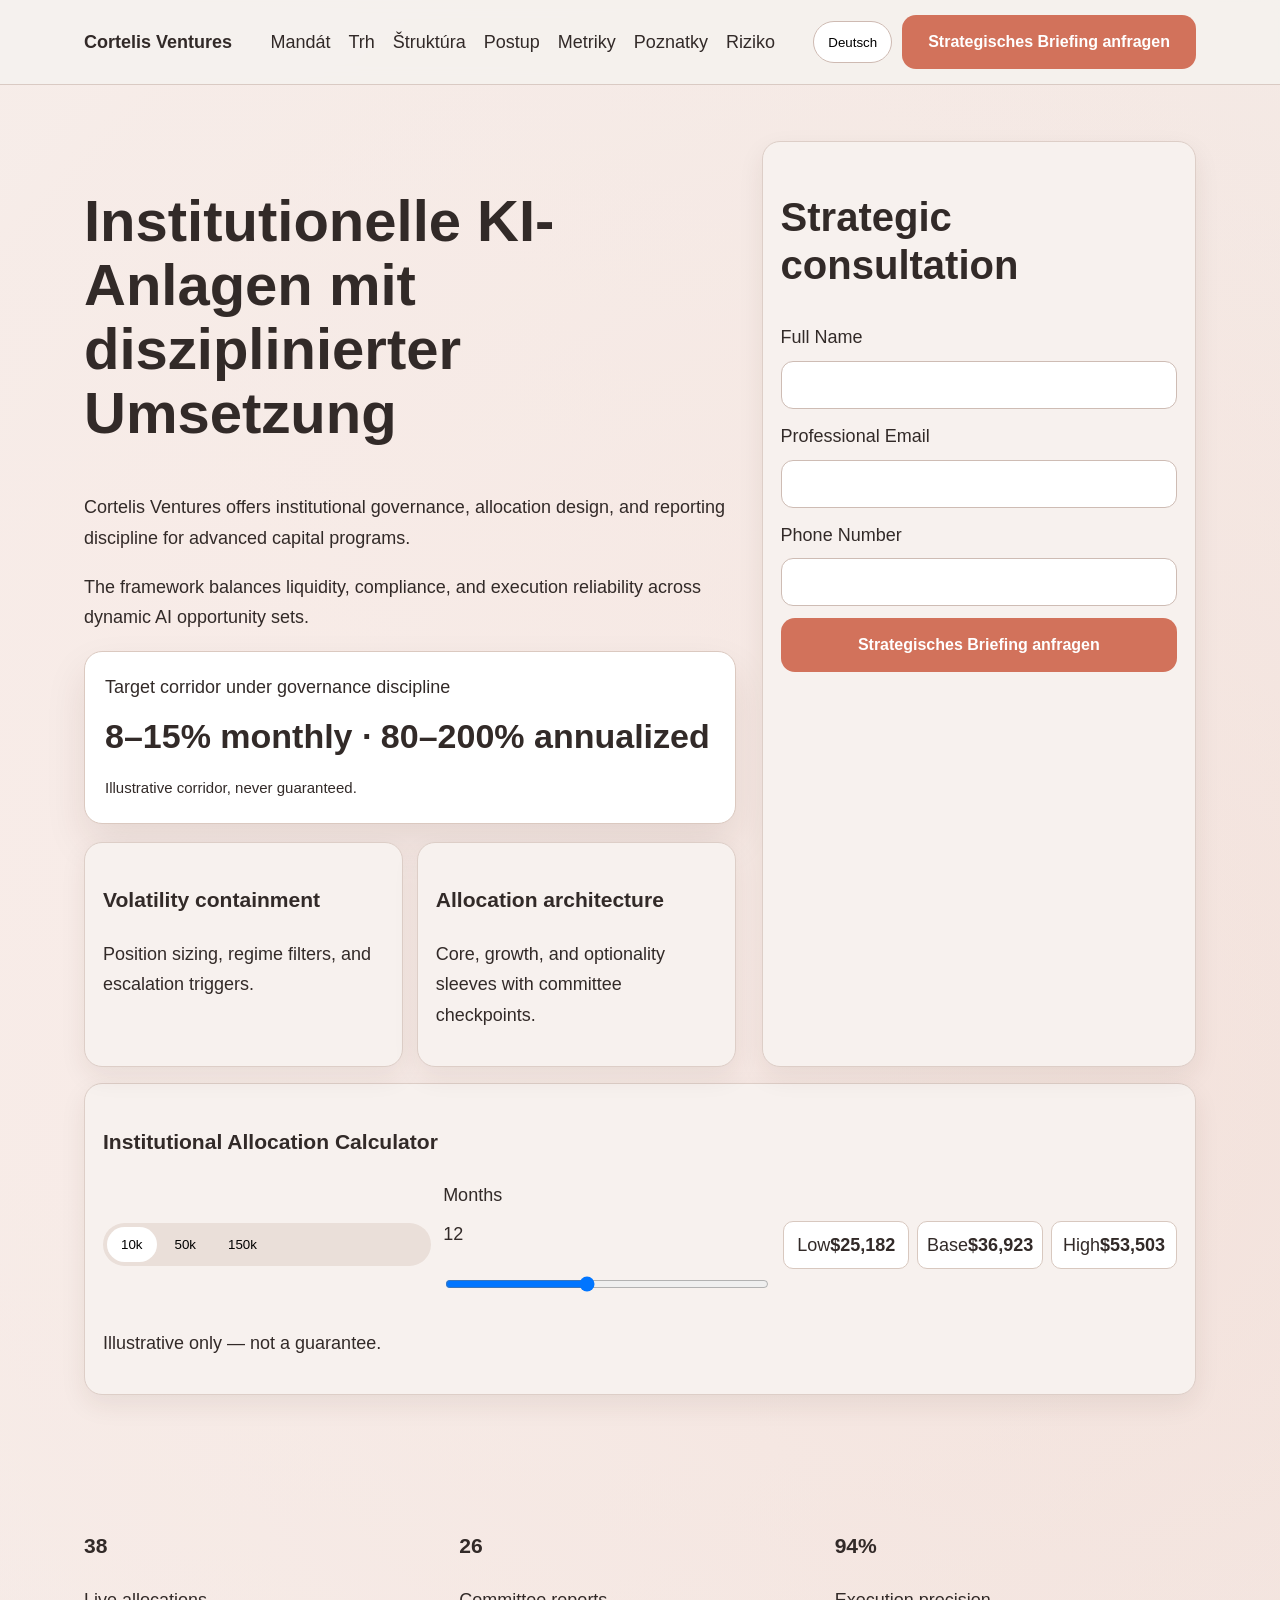
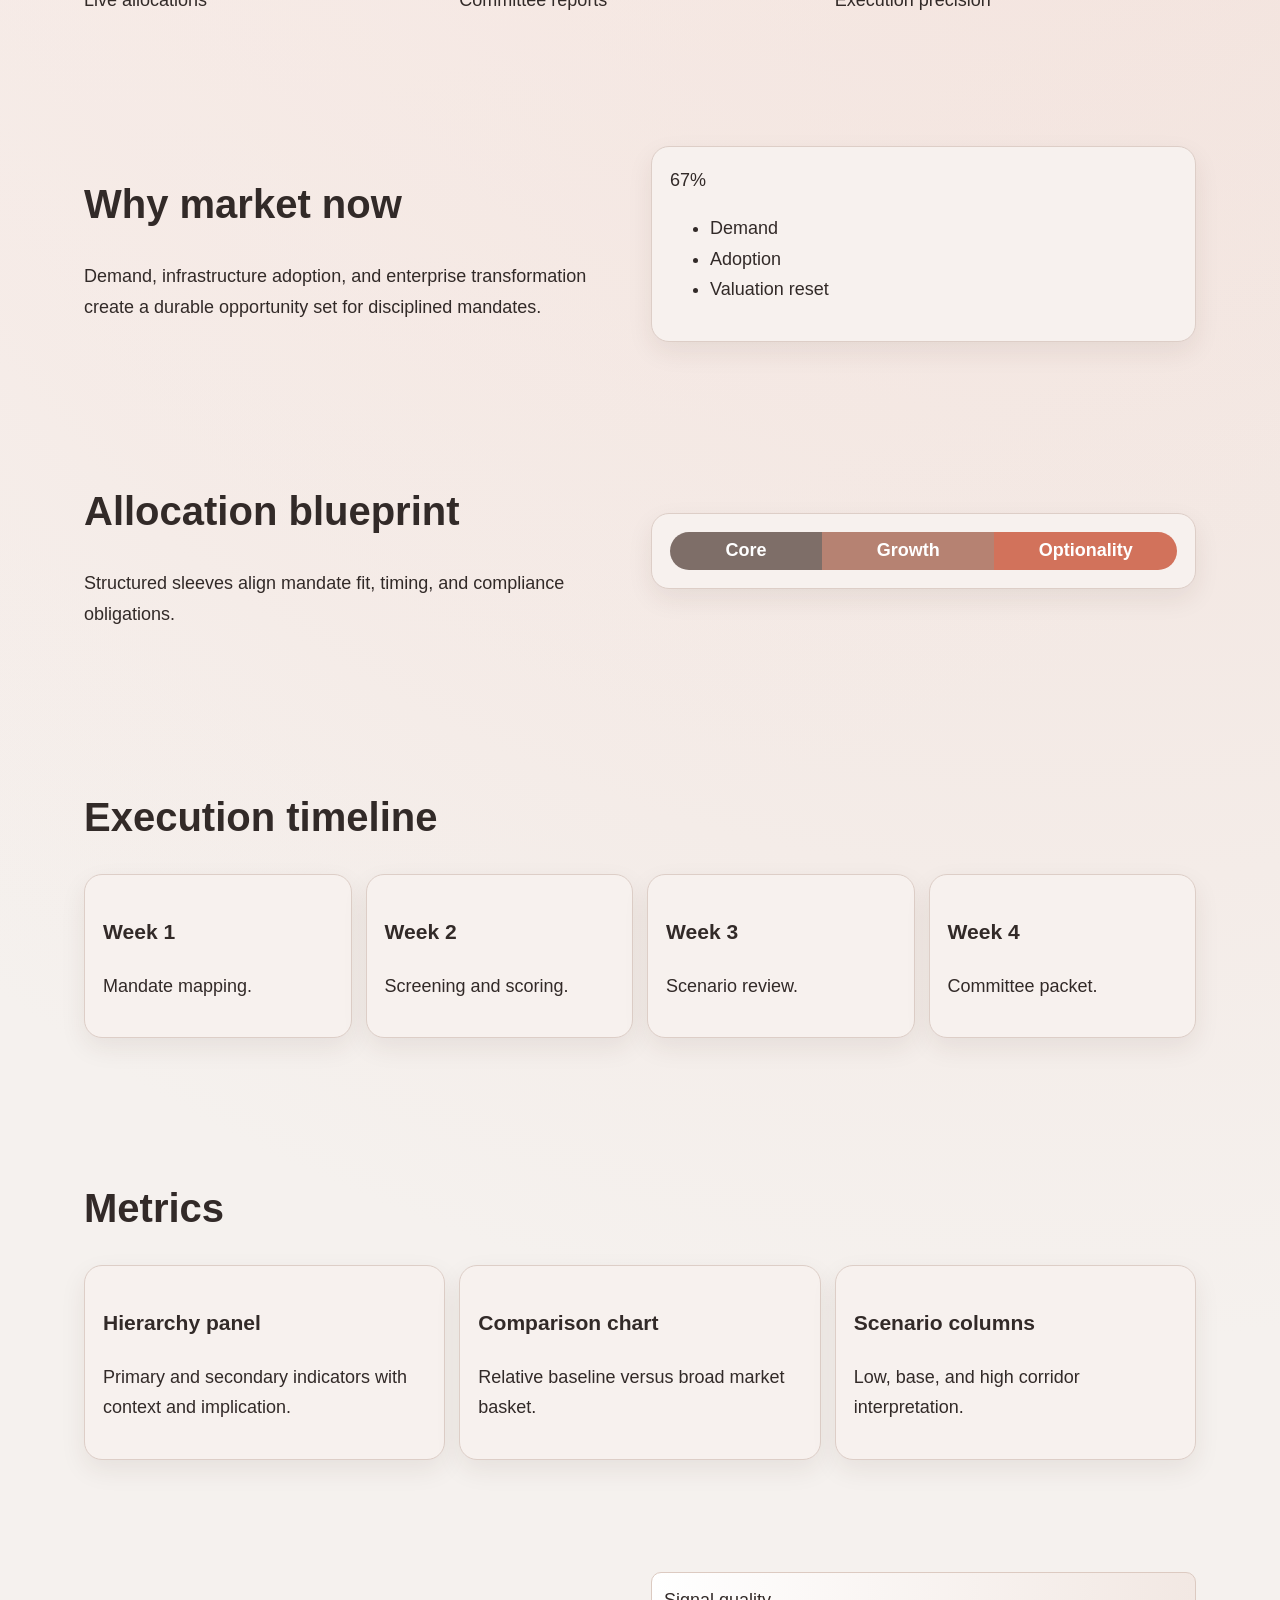
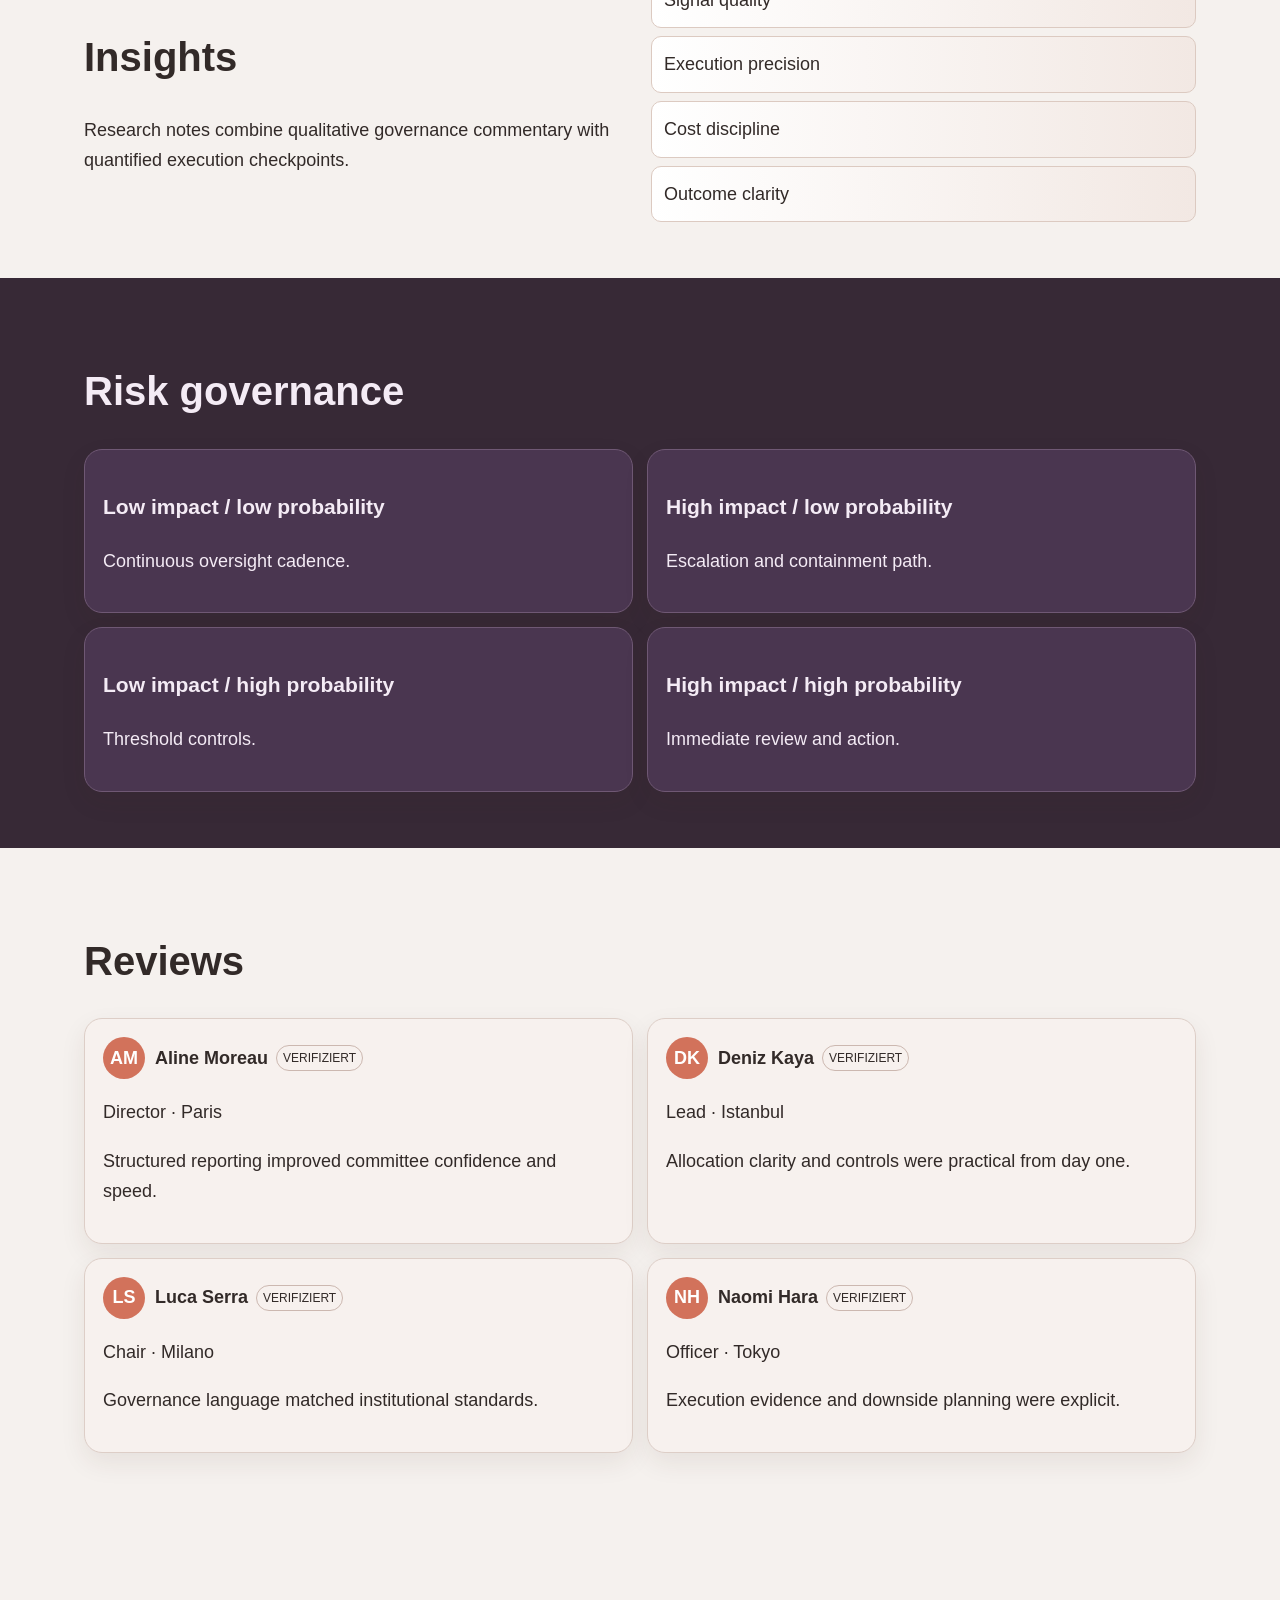
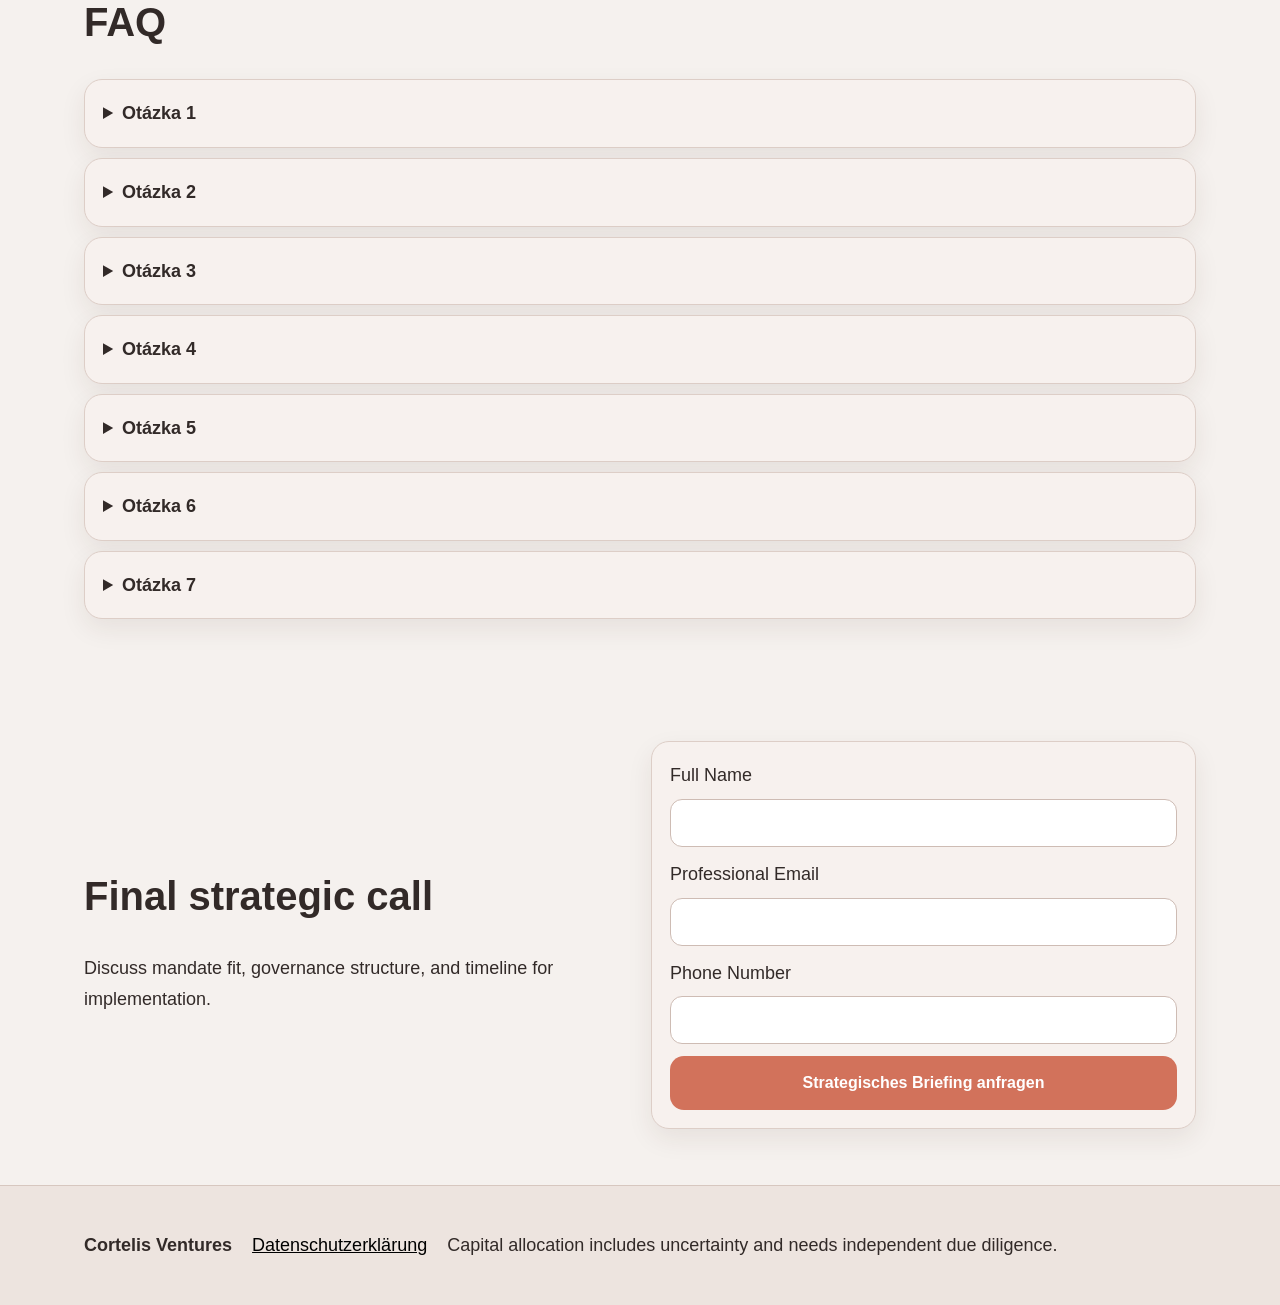
<file: de/index.html>
<!doctype html><html lang="de"><head><meta charset="utf-8"><meta name="viewport" content="width=device-width,initial-scale=1"><title>Cortelis Ventures</title><meta name="description" content="Cortelis Ventures institutional AI allocation platform."><link rel="stylesheet" href="../assets/style.css"></head><body>
<header class="site-header"><div class="container header-row"><div class="brand">Cortelis Ventures</div><nav class="desktop-nav"><a href="#sec0">Mandát</a><a href="#sec1">Trh</a><a href="#sec2">Štruktúra</a><a href="#sec3">Postup</a><a href="#sec4">Metriky</a><a href="#sec5">Poznatky</a><a href="#sec6">Riziko</a></nav><div class="header-actions"><div class="lang-wrap"><button class="lang-active">Deutsch</button><div class="lang-menu"><a href="../index.html"><span class="flag-svg"><svg viewBox="0 0 60 40"><rect width="60" height="40" fill="#1f3763"/><path d="M0 0l60 40M60 0L0 40" stroke="#fff" stroke-width="8"/><path d="M30 0v40M0 20h60" stroke="#fff" stroke-width="12"/><path d="M30 0v40M0 20h60" stroke="#b22234" stroke-width="6"/></svg></span><span>English</span></a><a href="../de/index.html"><span class="flag-svg"><svg viewBox="0 0 60 40"><rect width="60" height="13.4" fill="#000"/><rect y="13.3" width="60" height="13.4" fill="#d00"/><rect y="26.6" width="60" height="13.4" fill="#fc0"/></svg></span><span>Deutsch</span></a><a href="../fr/index.html"><span class="flag-svg"><svg viewBox="0 0 60 40"><rect width="20" height="40" fill="#05a"/><rect x="20" width="20" height="40" fill="#f4f4f0"/><rect x="40" width="20" height="40" fill="#e33"/></svg></span><span>Français</span></a><a href="../es/index.html"><span class="flag-svg"><svg viewBox="0 0 60 40"><rect width="60" height="40" fill="#c60b1e"/><rect y="10" width="60" height="20" fill="#ffc400"/></svg></span><span>Español</span></a><a href="../it/index.html"><span class="flag-svg"><svg viewBox="0 0 60 40"><rect width="20" height="40" fill="#093"/><rect x="20" width="20" height="40" fill="#f4f4f0"/><rect x="40" width="20" height="40" fill="#c33"/></svg></span><span>Italiano</span></a><a href="../tr/index.html"><span class="flag-svg"><svg viewBox="0 0 60 40"><rect width="60" height="40" fill="#e30a17"/><circle cx="24" cy="20" r="9" fill="#fff"/><circle cx="27" cy="20" r="7" fill="#e30a17"/></svg></span><span>Türkçe</span></a><a href="../pt/index.html"><span class="flag-svg"><svg viewBox="0 0 60 40"><rect width="24" height="40" fill="#046a38"/><rect x="24" width="36" height="40" fill="#da291c"/></svg></span><span>Português</span></a><a href="../jp/index.html"><span class="flag-svg"><svg viewBox="0 0 60 40"><rect width="60" height="40" fill="#f4f4f0"/><circle cx="30" cy="20" r="10" fill="#bc002d"/></svg></span><span>日本語</span></a><a href="../sk/index.html"><span class="flag-svg"><svg viewBox="0 0 60 40"><rect width="60" height="13.4" fill="#f4f4f0"/><rect y="13.3" width="60" height="13.4" fill="#0b4ea2"/><rect y="26.6" width="60" height="13.4" fill="#e22"/></svg></span><span>Slovenčina</span></a><a href="../be/index.html"><span class="flag-svg"><svg viewBox="0 0 60 40"><rect width="20" height="40" fill="#000"/><rect x="20" width="20" height="40" fill="#ffd90c"/><rect x="40" width="20" height="40" fill="#ef3340"/></svg></span><span>Belgium</span></a></div></div><a class="btn btn-primary" href="#lead-final">Strategisches Briefing anfragen</a><button class="burger">☰</button></div></div></header>
<div class="drawer"><button class="drawer-close">✕</button><nav><a href="#sec0">Mandát</a><a href="#sec1">Trh</a><a href="#sec2">Štruktúra</a><a href="#sec3">Postup</a><a href="#sec4">Metriky</a><a href="#sec5">Poznatky</a><a href="#sec6">Riziko</a></nav><div class="drawer-lang"><a href="../index.html">English</a><a href="../de/index.html">Deutsch</a><a href="../fr/index.html">Français</a><a href="../es/index.html">Español</a><a href="../it/index.html">Italiano</a><a href="../tr/index.html">Türkçe</a><a href="../pt/index.html">Português</a><a href="../jp/index.html">日本語</a><a href="../sk/index.html">Slovenčina</a><a href="../be/index.html">Belgium</a></div><a class="btn btn-primary" href="#lead-final">Strategisches Briefing anfragen</a></div><div class="backdrop"></div>
<main>
<section class="hero" id="sec0"><div class="container"><div class="hero-grid"><div><h1>Institutionelle KI-Anlagen mit disziplinierter Umsetzung</h1><p>Cortelis Ventures offers institutional governance, allocation design, and reporting discipline for advanced capital programs.</p><p>The framework balances liquidity, compliance, and execution reliability across dynamic AI opportunity sets.</p><div class="return-card"><span>Target corridor under governance discipline</span><strong>8–15% monthly · 80–200% annualized</strong><small>Illustrative corridor, never guaranteed.</small></div><div class="support-cards"><article><h3>Volatility containment</h3><p>Position sizing, regime filters, and escalation triggers.</p></article><article><h3>Allocation architecture</h3><p>Core, growth, and optionality sleeves with committee checkpoints.</p></article></div></div><div class="lead-card"><h2>Strategic consultation</h2><form><label>Full Name<input type="text"></label><label>Professional Email<input type="email"></label><label>Phone Number<input type="tel"></label><button class="btn btn-primary">Strategisches Briefing anfragen</button></form></div></div><div class="calculator"><h3>Institutional Allocation Calculator</h3><div class="calc-row"><div class="segmented"><button class="seg active" data-amount="10000">10k</button><button class="seg" data-amount="50000">50k</button><button class="seg" data-amount="150000">150k</button></div><label>Months <output class="months-value">12</output><input class="months-slider" type="range" min="3" max="24" value="12"></label><div class="calc-results"><div><span>Low</span><strong class="low"></strong></div><div><span>Base</span><strong class="base"></strong></div><div><span>High</span><strong class="high"></strong></div></div></div><p class="calc-disc">Illustrative only — not a guarantee.</p></div></div></section>
<section class="kpi" id="sec1"><div class="container three-col"><article><h3>38</h3><p>Live allocations</p></article><article><h3>26</h3><p>Committee reports</p></article><article><h3>94%</h3><p>Execution precision</p></article></div></section>
<section id="sec2" class="split"><div class="container split-grid"><div><h2>Why market now</h2><p>Demand, infrastructure adoption, and enterprise transformation create a durable opportunity set for disciplined mandates.</p></div><div class="visual donut"><div class="ring">67%</div><ul><li>Demand</li><li>Adoption</li><li>Valuation reset</li></ul></div></div></section>
<section id="sec3" class="alt"><div class="container split-grid reverse"><div class="visual stack"><div class="bar"><span style="width:30%">Core</span><span style="width:34%">Growth</span><span style="width:36%">Optionality</span></div></div><div><h2>Allocation blueprint</h2><p>Structured sleeves align mandate fit, timing, and compliance obligations.</p></div></div></section>
<section id="sec4" class="timeline"><div class="container"><h2>Execution timeline</h2><div class="time-grid"><article><h3>Week 1</h3><p>Mandate mapping.</p></article><article><h3>Week 2</h3><p>Screening and scoring.</p></article><article><h3>Week 3</h3><p>Scenario review.</p></article><article><h3>Week 4</h3><p>Committee packet.</p></article></div></div></section>
<section id="sec5" class="metrics"><div class="container"><h2>Metrics</h2><div class="card-grid"><article class="metric-card"><h3>Hierarchy panel</h3><p>Primary and secondary indicators with context and implication.</p></article><article class="metric-card"><h3>Comparison chart</h3><p>Relative baseline versus broad market basket.</p></article><article class="metric-card"><h3>Scenario columns</h3><p>Low, base, and high corridor interpretation.</p></article></div></div></section>
<section id="sec6" class="insights"><div class="container split-grid"><div><h2>Insights</h2><p>Research notes combine qualitative governance commentary with quantified execution checkpoints.</p></div><div class="waterfall"><div>Signal quality</div><div>Execution precision</div><div>Cost discipline</div><div>Outcome clarity</div></div></div></section>
<section id="sec7" class="risk dark"><div class="container"><h2>Risk governance</h2><div class="matrix"><div><h3>Low impact / low probability</h3><p>Continuous oversight cadence.</p></div><div><h3>High impact / low probability</h3><p>Escalation and containment path.</p></div><div><h3>Low impact / high probability</h3><p>Threshold controls.</p></div><div><h3>High impact / high probability</h3><p>Immediate review and action.</p></div></div></div></section>
<section class="reviews" id="sec8"><div class="container"><h2>Reviews</h2><div class="review-grid"><article class="review-card"><div class="review-head"><div class="avatar">AM</div><div class="name-row"><strong>Aline Moreau</strong><span>VERIFIZIERT</span></div></div><p>Director · Paris</p><p>Structured reporting improved committee confidence and speed.</p></article><article class="review-card"><div class="review-head"><div class="avatar">DK</div><div class="name-row"><strong>Deniz Kaya</strong><span>VERIFIZIERT</span></div></div><p>Lead · Istanbul</p><p>Allocation clarity and controls were practical from day one.</p></article><article class="review-card"><div class="review-head"><div class="avatar">LS</div><div class="name-row"><strong>Luca Serra</strong><span>VERIFIZIERT</span></div></div><p>Chair · Milano</p><p>Governance language matched institutional standards.</p></article><article class="review-card"><div class="review-head"><div class="avatar">NH</div><div class="name-row"><strong>Naomi Hara</strong><span>VERIFIZIERT</span></div></div><p>Officer · Tokyo</p><p>Execution evidence and downside planning were explicit.</p></article></div></div></section>
<section class="faq" id="sec9"><div class="container"><h2>FAQ</h2><details class="faq-item"><summary>Otázka 1</summary><p>Štruktúrovaná odpoveď pre výbor s dôrazom na riadenie a realizáciu.</p></details><details class="faq-item"><summary>Otázka 2</summary><p>Štruktúrovaná odpoveď pre výbor s dôrazom na riadenie a realizáciu.</p></details><details class="faq-item"><summary>Otázka 3</summary><p>Štruktúrovaná odpoveď pre výbor s dôrazom na riadenie a realizáciu.</p></details><details class="faq-item"><summary>Otázka 4</summary><p>Štruktúrovaná odpoveď pre výbor s dôrazom na riadenie a realizáciu.</p></details><details class="faq-item"><summary>Otázka 5</summary><p>Štruktúrovaná odpoveď pre výbor s dôrazom na riadenie a realizáciu.</p></details><details class="faq-item"><summary>Otázka 6</summary><p>Štruktúrovaná odpoveď pre výbor s dôrazom na riadenie a realizáciu.</p></details><details class="faq-item"><summary>Otázka 7</summary><p>Štruktúrovaná odpoveď pre výbor s dôrazom na riadenie a realizáciu.</p></details></div></section>
<section class="final" id="lead-final"><div class="container split-grid"><div><h2>Final strategic call</h2><p>Discuss mandate fit, governance structure, and timeline for implementation.</p></div><div class="lead-card"><form><label>Full Name<input type="text"></label><label>Professional Email<input type="email"></label><label>Phone Number<input type="tel"></label><button class="btn btn-primary">Strategisches Briefing anfragen</button></form></div></div></section>
</main>
<footer><div class="container footer-row"><strong>Cortelis Ventures</strong><button class="privacy-link">Datenschutzerklärung</button><p>Capital allocation includes uncertainty and needs independent due diligence.</p></div></footer>
<div class="modal"><div class="modal-dialog"><button class="modal-x">✕</button><h2>Datenschutzerklärung</h2><div class="modal-content"><h3>Introduction</h3><p>Policy overview for data handling and governance.</p><h3>Data collection</h3><p>Contact details and communication records.</p><h3>Legal basis</h3><p>Legitimate processing purpose and consent flow.</p><h3>Cookies</h3><p>Session and analytics preferences.</p><h3>Retention</h3><p>Storage duration follows regulatory norms.</p><h3>Third-party sharing</h3><p>Service providers operate under contractual controls.</p><h3>Security</h3><p>Encryption, access segregation, and audit practice.</p><h3>User rights</h3><p>Access, correction, deletion, and objection channels.</p><h3>International transfers</h3><p>Transfer safeguards and contractual standards.</p><h3>Industry risk disclosure</h3><p>AI-linked assets can fluctuate materially.</p><h3>Contact</h3><p>privacy@cortelisventures.com</p></div><div class="modal-footer"><button class="btn btn-secondary modal-close">Schließen</button></div></div></div>
<script defer src="../assets/app.js"></script></body></html>
</file>
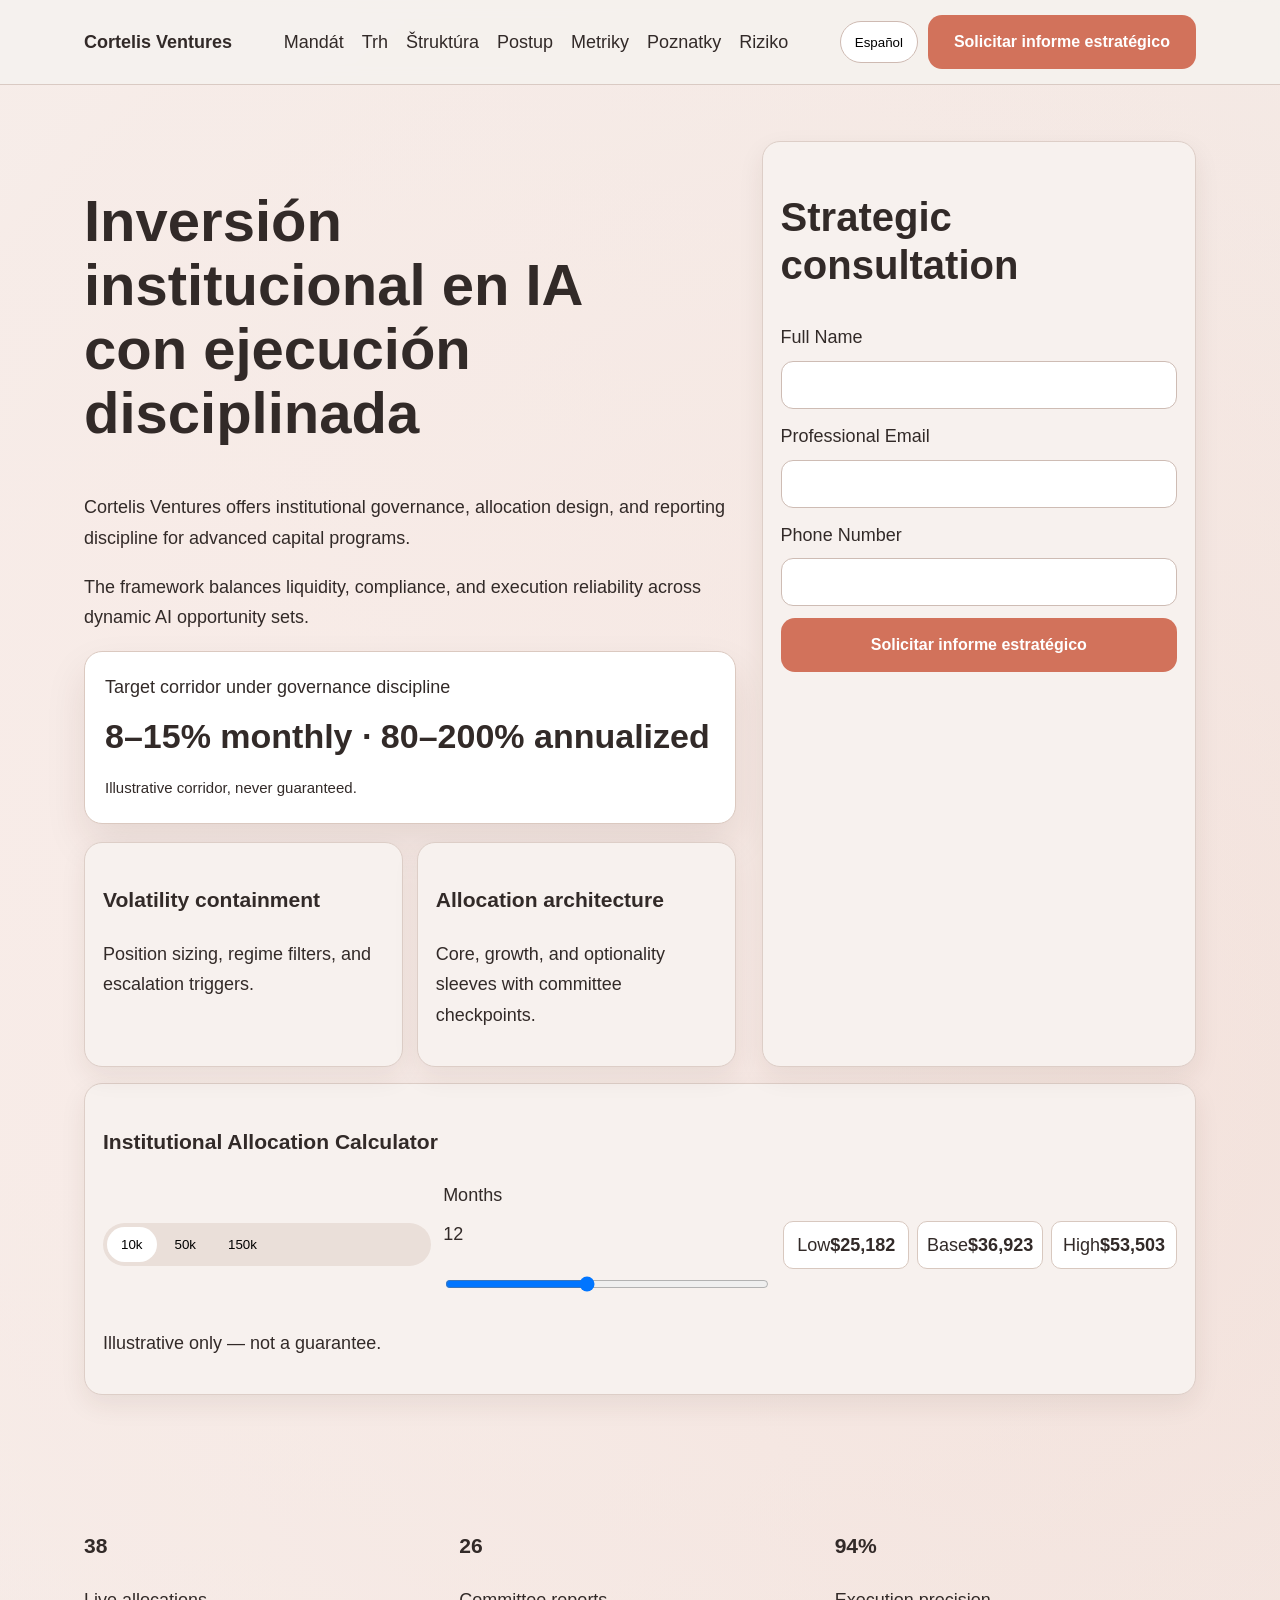
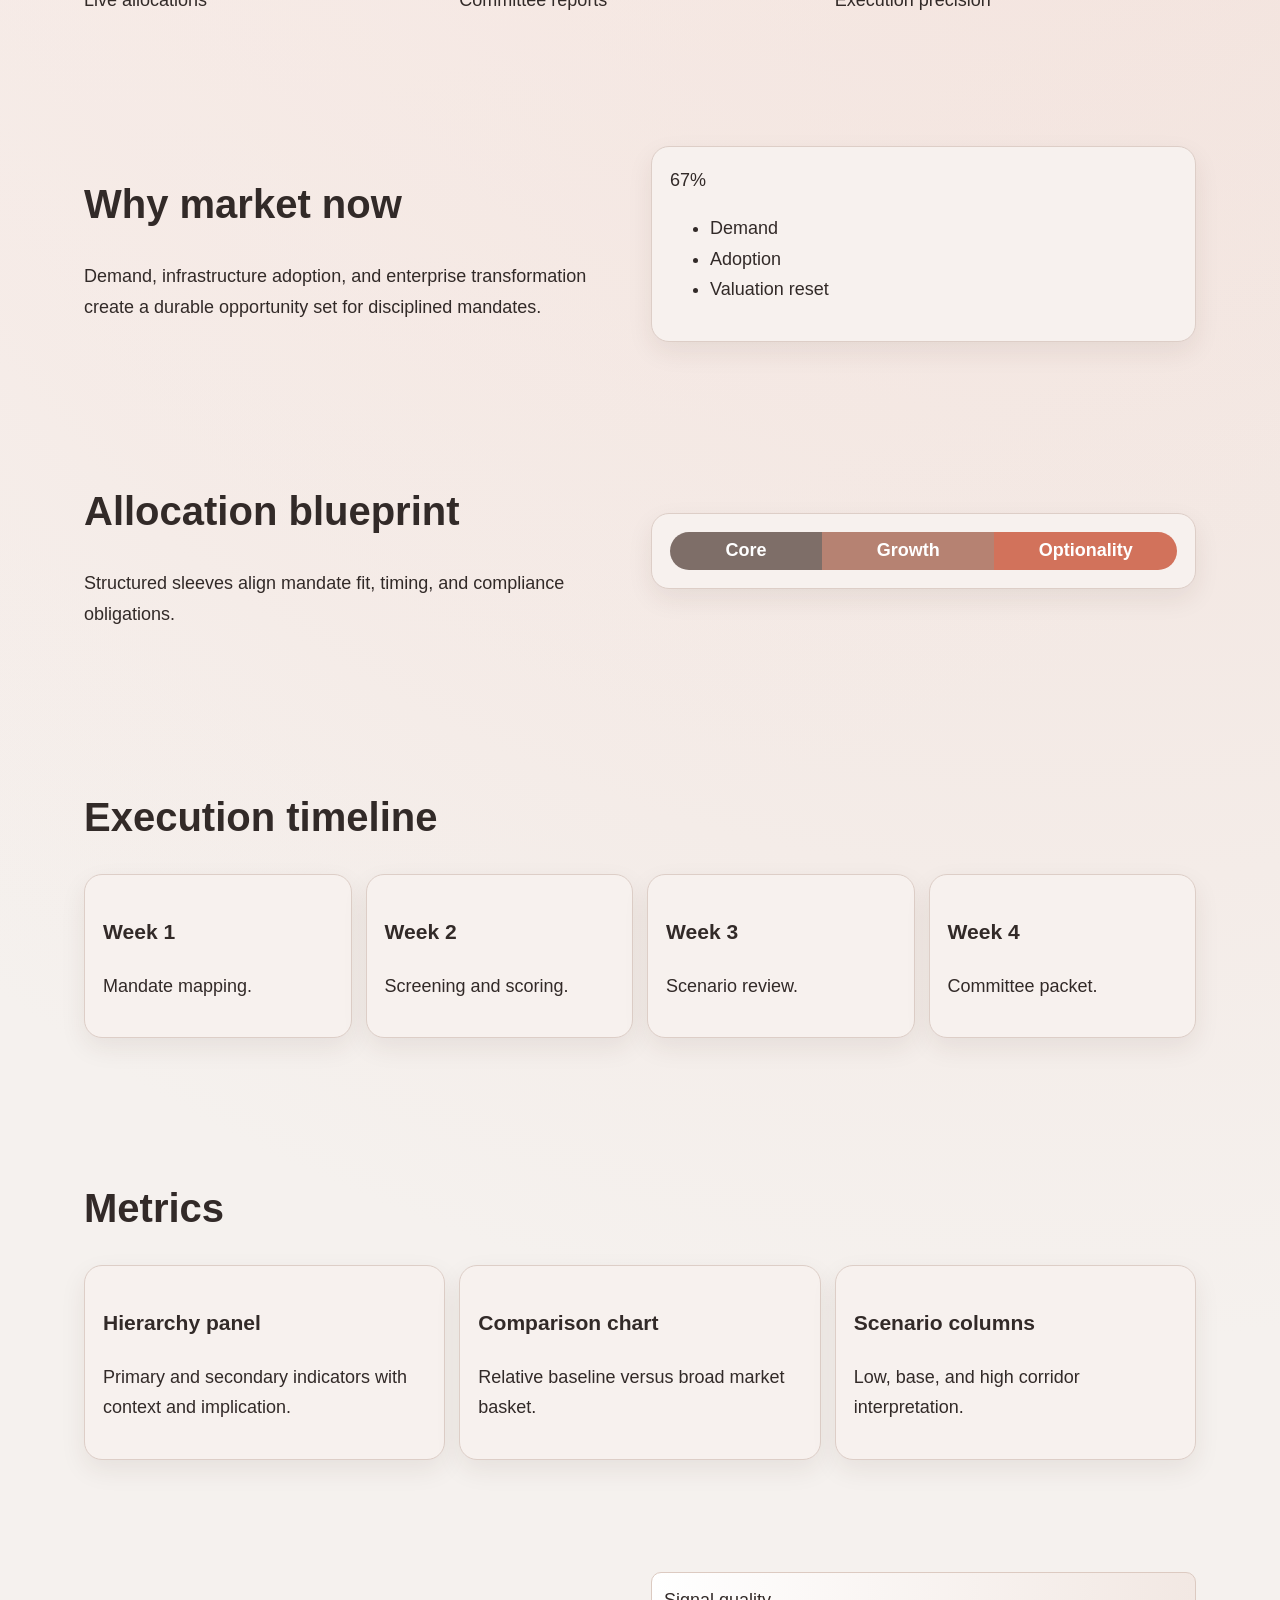
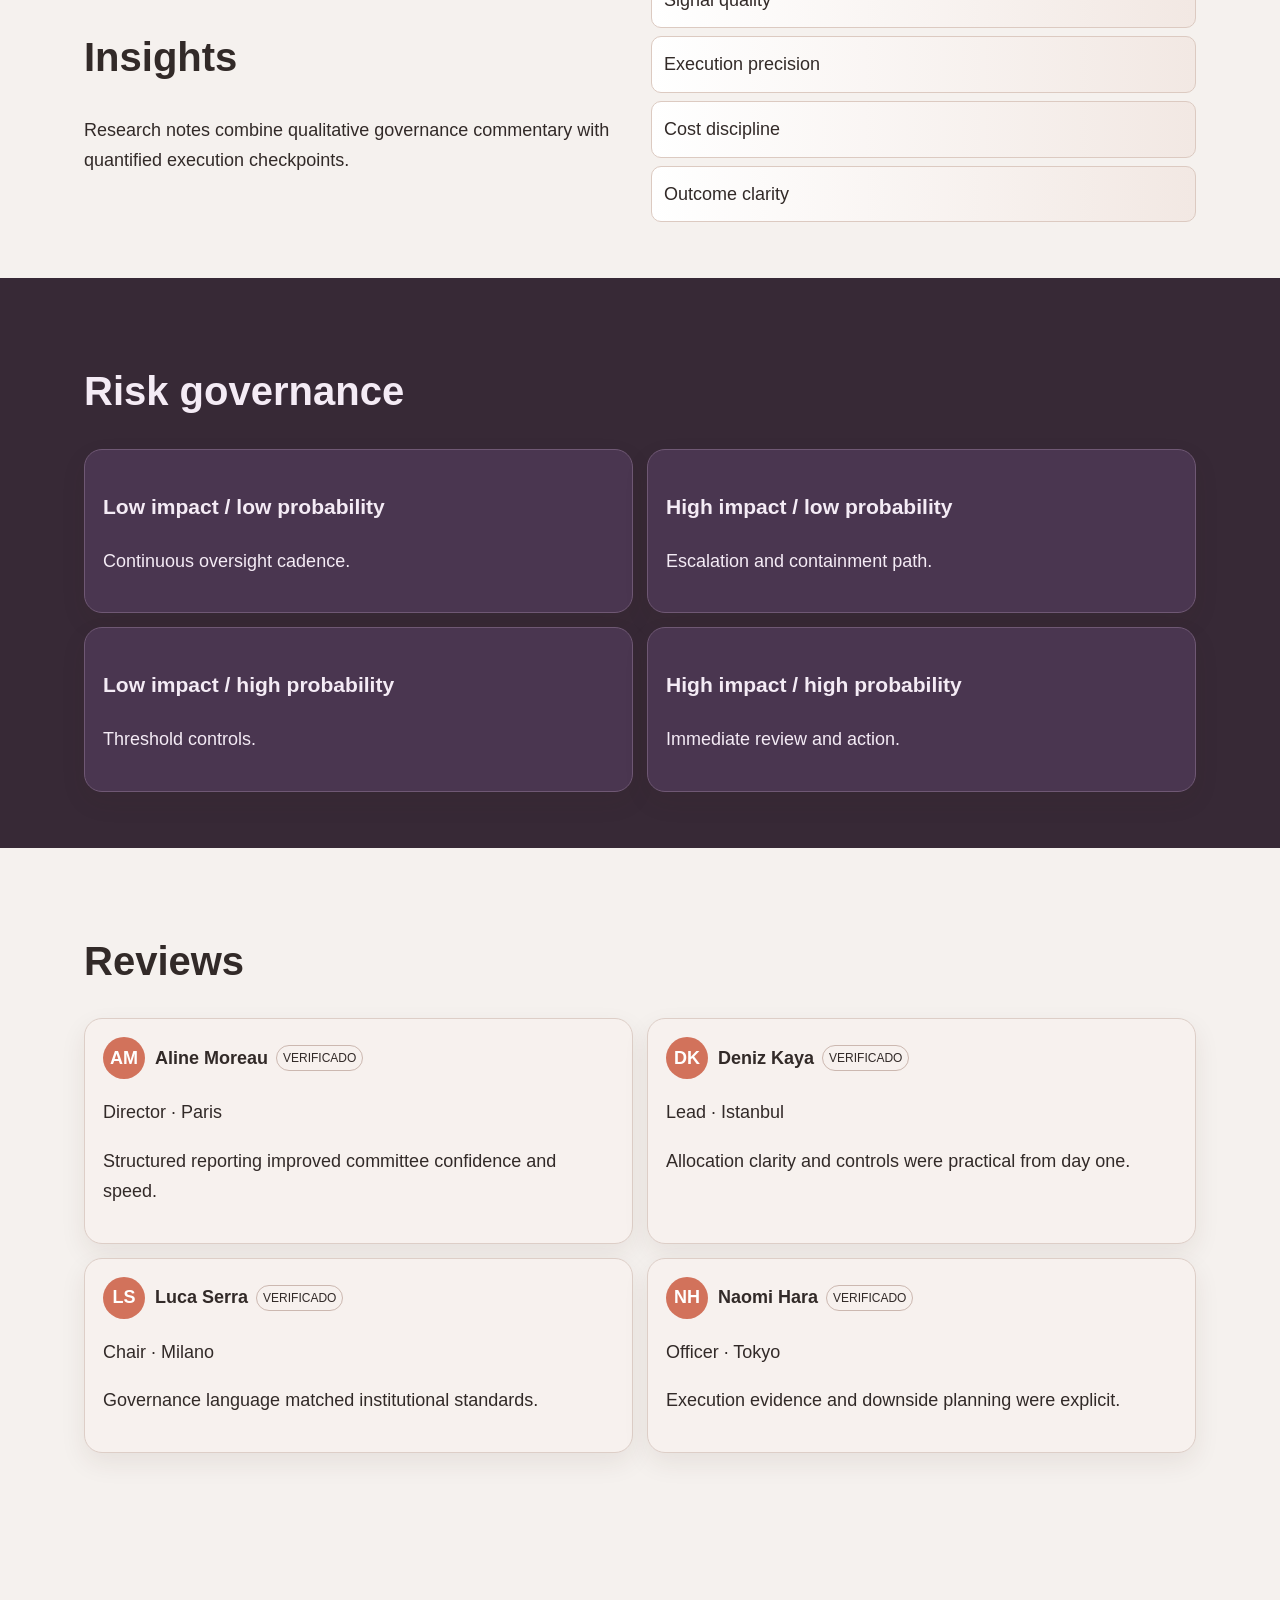
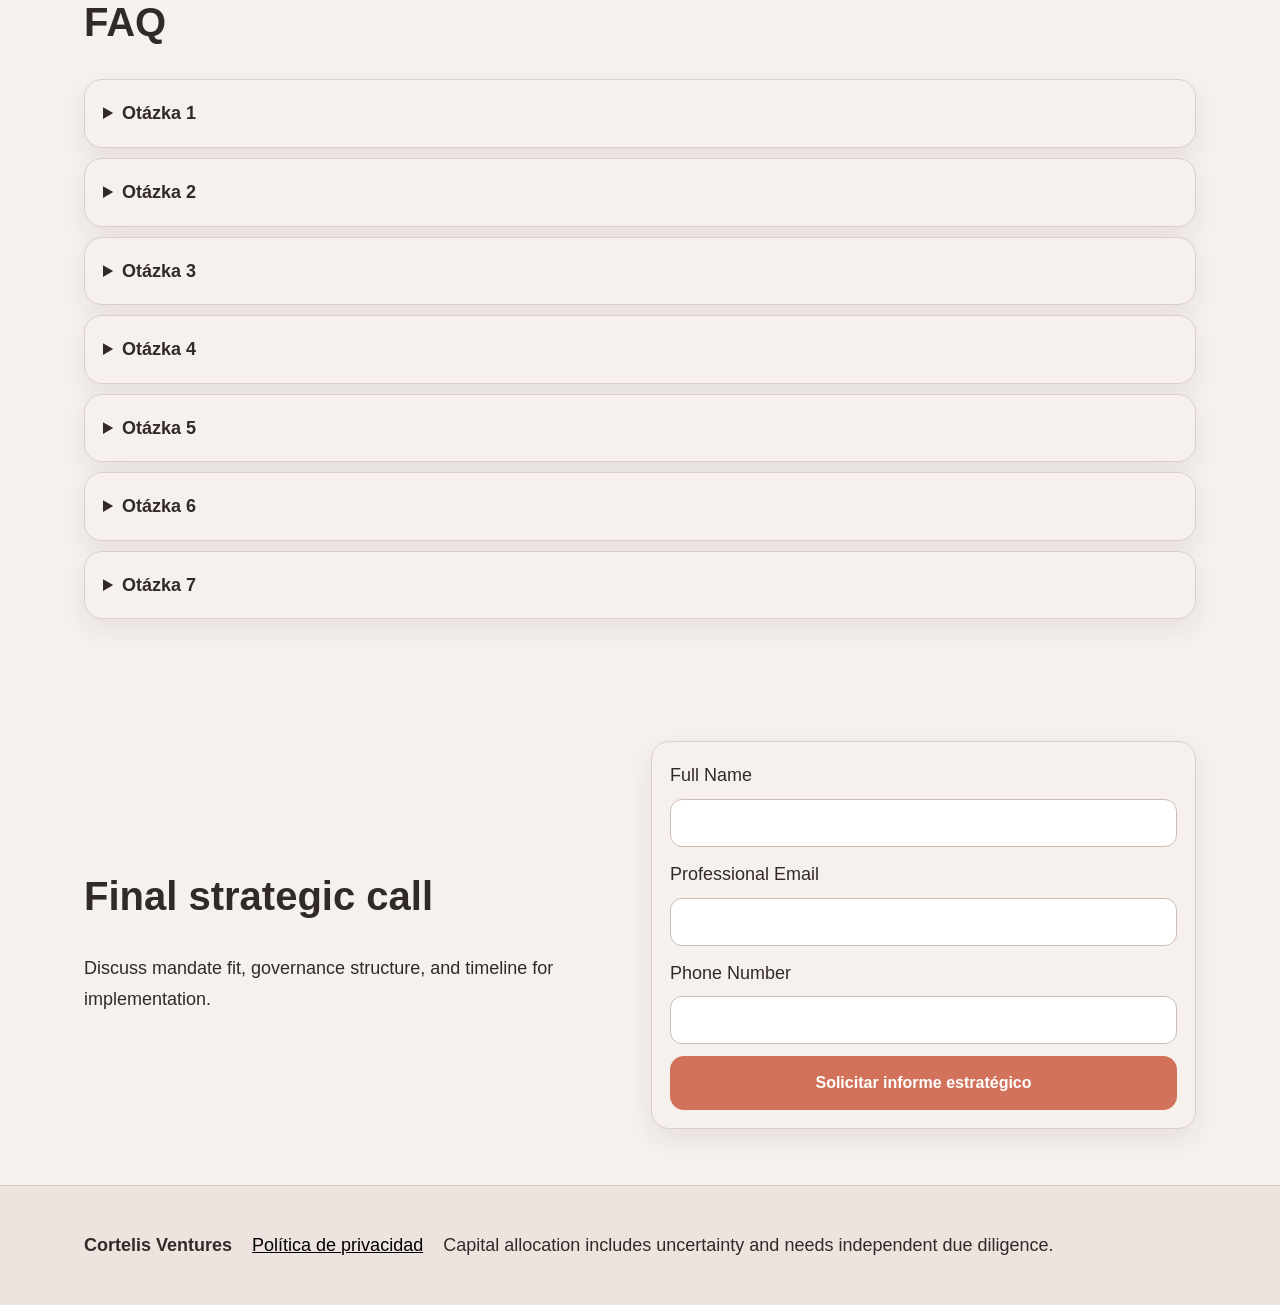
<file: es/index.html>
<!doctype html><html lang="es"><head><meta charset="utf-8"><meta name="viewport" content="width=device-width,initial-scale=1"><title>Cortelis Ventures</title><meta name="description" content="Cortelis Ventures institutional AI allocation platform."><link rel="stylesheet" href="../assets/style.css"></head><body>
<header class="site-header"><div class="container header-row"><div class="brand">Cortelis Ventures</div><nav class="desktop-nav"><a href="#sec0">Mandát</a><a href="#sec1">Trh</a><a href="#sec2">Štruktúra</a><a href="#sec3">Postup</a><a href="#sec4">Metriky</a><a href="#sec5">Poznatky</a><a href="#sec6">Riziko</a></nav><div class="header-actions"><div class="lang-wrap"><button class="lang-active">Español</button><div class="lang-menu"><a href="../index.html"><span class="flag-svg"><svg viewBox="0 0 60 40"><rect width="60" height="40" fill="#1f3763"/><path d="M0 0l60 40M60 0L0 40" stroke="#fff" stroke-width="8"/><path d="M30 0v40M0 20h60" stroke="#fff" stroke-width="12"/><path d="M30 0v40M0 20h60" stroke="#b22234" stroke-width="6"/></svg></span><span>English</span></a><a href="../de/index.html"><span class="flag-svg"><svg viewBox="0 0 60 40"><rect width="60" height="13.4" fill="#000"/><rect y="13.3" width="60" height="13.4" fill="#d00"/><rect y="26.6" width="60" height="13.4" fill="#fc0"/></svg></span><span>Deutsch</span></a><a href="../fr/index.html"><span class="flag-svg"><svg viewBox="0 0 60 40"><rect width="20" height="40" fill="#05a"/><rect x="20" width="20" height="40" fill="#f4f4f0"/><rect x="40" width="20" height="40" fill="#e33"/></svg></span><span>Français</span></a><a href="../es/index.html"><span class="flag-svg"><svg viewBox="0 0 60 40"><rect width="60" height="40" fill="#c60b1e"/><rect y="10" width="60" height="20" fill="#ffc400"/></svg></span><span>Español</span></a><a href="../it/index.html"><span class="flag-svg"><svg viewBox="0 0 60 40"><rect width="20" height="40" fill="#093"/><rect x="20" width="20" height="40" fill="#f4f4f0"/><rect x="40" width="20" height="40" fill="#c33"/></svg></span><span>Italiano</span></a><a href="../tr/index.html"><span class="flag-svg"><svg viewBox="0 0 60 40"><rect width="60" height="40" fill="#e30a17"/><circle cx="24" cy="20" r="9" fill="#fff"/><circle cx="27" cy="20" r="7" fill="#e30a17"/></svg></span><span>Türkçe</span></a><a href="../pt/index.html"><span class="flag-svg"><svg viewBox="0 0 60 40"><rect width="24" height="40" fill="#046a38"/><rect x="24" width="36" height="40" fill="#da291c"/></svg></span><span>Português</span></a><a href="../jp/index.html"><span class="flag-svg"><svg viewBox="0 0 60 40"><rect width="60" height="40" fill="#f4f4f0"/><circle cx="30" cy="20" r="10" fill="#bc002d"/></svg></span><span>日本語</span></a><a href="../sk/index.html"><span class="flag-svg"><svg viewBox="0 0 60 40"><rect width="60" height="13.4" fill="#f4f4f0"/><rect y="13.3" width="60" height="13.4" fill="#0b4ea2"/><rect y="26.6" width="60" height="13.4" fill="#e22"/></svg></span><span>Slovenčina</span></a><a href="../be/index.html"><span class="flag-svg"><svg viewBox="0 0 60 40"><rect width="20" height="40" fill="#000"/><rect x="20" width="20" height="40" fill="#ffd90c"/><rect x="40" width="20" height="40" fill="#ef3340"/></svg></span><span>Belgium</span></a></div></div><a class="btn btn-primary" href="#lead-final">Solicitar informe estratégico</a><button class="burger">☰</button></div></div></header>
<div class="drawer"><button class="drawer-close">✕</button><nav><a href="#sec0">Mandát</a><a href="#sec1">Trh</a><a href="#sec2">Štruktúra</a><a href="#sec3">Postup</a><a href="#sec4">Metriky</a><a href="#sec5">Poznatky</a><a href="#sec6">Riziko</a></nav><div class="drawer-lang"><a href="../index.html">English</a><a href="../de/index.html">Deutsch</a><a href="../fr/index.html">Français</a><a href="../es/index.html">Español</a><a href="../it/index.html">Italiano</a><a href="../tr/index.html">Türkçe</a><a href="../pt/index.html">Português</a><a href="../jp/index.html">日本語</a><a href="../sk/index.html">Slovenčina</a><a href="../be/index.html">Belgium</a></div><a class="btn btn-primary" href="#lead-final">Solicitar informe estratégico</a></div><div class="backdrop"></div>
<main>
<section class="hero" id="sec0"><div class="container"><div class="hero-grid"><div><h1>Inversión institucional en IA con ejecución disciplinada</h1><p>Cortelis Ventures offers institutional governance, allocation design, and reporting discipline for advanced capital programs.</p><p>The framework balances liquidity, compliance, and execution reliability across dynamic AI opportunity sets.</p><div class="return-card"><span>Target corridor under governance discipline</span><strong>8–15% monthly · 80–200% annualized</strong><small>Illustrative corridor, never guaranteed.</small></div><div class="support-cards"><article><h3>Volatility containment</h3><p>Position sizing, regime filters, and escalation triggers.</p></article><article><h3>Allocation architecture</h3><p>Core, growth, and optionality sleeves with committee checkpoints.</p></article></div></div><div class="lead-card"><h2>Strategic consultation</h2><form><label>Full Name<input type="text"></label><label>Professional Email<input type="email"></label><label>Phone Number<input type="tel"></label><button class="btn btn-primary">Solicitar informe estratégico</button></form></div></div><div class="calculator"><h3>Institutional Allocation Calculator</h3><div class="calc-row"><div class="segmented"><button class="seg active" data-amount="10000">10k</button><button class="seg" data-amount="50000">50k</button><button class="seg" data-amount="150000">150k</button></div><label>Months <output class="months-value">12</output><input class="months-slider" type="range" min="3" max="24" value="12"></label><div class="calc-results"><div><span>Low</span><strong class="low"></strong></div><div><span>Base</span><strong class="base"></strong></div><div><span>High</span><strong class="high"></strong></div></div></div><p class="calc-disc">Illustrative only — not a guarantee.</p></div></div></section>
<section class="kpi" id="sec1"><div class="container three-col"><article><h3>38</h3><p>Live allocations</p></article><article><h3>26</h3><p>Committee reports</p></article><article><h3>94%</h3><p>Execution precision</p></article></div></section>
<section id="sec2" class="split"><div class="container split-grid"><div><h2>Why market now</h2><p>Demand, infrastructure adoption, and enterprise transformation create a durable opportunity set for disciplined mandates.</p></div><div class="visual donut"><div class="ring">67%</div><ul><li>Demand</li><li>Adoption</li><li>Valuation reset</li></ul></div></div></section>
<section id="sec3" class="alt"><div class="container split-grid reverse"><div class="visual stack"><div class="bar"><span style="width:30%">Core</span><span style="width:34%">Growth</span><span style="width:36%">Optionality</span></div></div><div><h2>Allocation blueprint</h2><p>Structured sleeves align mandate fit, timing, and compliance obligations.</p></div></div></section>
<section id="sec4" class="timeline"><div class="container"><h2>Execution timeline</h2><div class="time-grid"><article><h3>Week 1</h3><p>Mandate mapping.</p></article><article><h3>Week 2</h3><p>Screening and scoring.</p></article><article><h3>Week 3</h3><p>Scenario review.</p></article><article><h3>Week 4</h3><p>Committee packet.</p></article></div></div></section>
<section id="sec5" class="metrics"><div class="container"><h2>Metrics</h2><div class="card-grid"><article class="metric-card"><h3>Hierarchy panel</h3><p>Primary and secondary indicators with context and implication.</p></article><article class="metric-card"><h3>Comparison chart</h3><p>Relative baseline versus broad market basket.</p></article><article class="metric-card"><h3>Scenario columns</h3><p>Low, base, and high corridor interpretation.</p></article></div></div></section>
<section id="sec6" class="insights"><div class="container split-grid"><div><h2>Insights</h2><p>Research notes combine qualitative governance commentary with quantified execution checkpoints.</p></div><div class="waterfall"><div>Signal quality</div><div>Execution precision</div><div>Cost discipline</div><div>Outcome clarity</div></div></div></section>
<section id="sec7" class="risk dark"><div class="container"><h2>Risk governance</h2><div class="matrix"><div><h3>Low impact / low probability</h3><p>Continuous oversight cadence.</p></div><div><h3>High impact / low probability</h3><p>Escalation and containment path.</p></div><div><h3>Low impact / high probability</h3><p>Threshold controls.</p></div><div><h3>High impact / high probability</h3><p>Immediate review and action.</p></div></div></div></section>
<section class="reviews" id="sec8"><div class="container"><h2>Reviews</h2><div class="review-grid"><article class="review-card"><div class="review-head"><div class="avatar">AM</div><div class="name-row"><strong>Aline Moreau</strong><span>VERIFICADO</span></div></div><p>Director · Paris</p><p>Structured reporting improved committee confidence and speed.</p></article><article class="review-card"><div class="review-head"><div class="avatar">DK</div><div class="name-row"><strong>Deniz Kaya</strong><span>VERIFICADO</span></div></div><p>Lead · Istanbul</p><p>Allocation clarity and controls were practical from day one.</p></article><article class="review-card"><div class="review-head"><div class="avatar">LS</div><div class="name-row"><strong>Luca Serra</strong><span>VERIFICADO</span></div></div><p>Chair · Milano</p><p>Governance language matched institutional standards.</p></article><article class="review-card"><div class="review-head"><div class="avatar">NH</div><div class="name-row"><strong>Naomi Hara</strong><span>VERIFICADO</span></div></div><p>Officer · Tokyo</p><p>Execution evidence and downside planning were explicit.</p></article></div></div></section>
<section class="faq" id="sec9"><div class="container"><h2>FAQ</h2><details class="faq-item"><summary>Otázka 1</summary><p>Štruktúrovaná odpoveď pre výbor s dôrazom na riadenie a realizáciu.</p></details><details class="faq-item"><summary>Otázka 2</summary><p>Štruktúrovaná odpoveď pre výbor s dôrazom na riadenie a realizáciu.</p></details><details class="faq-item"><summary>Otázka 3</summary><p>Štruktúrovaná odpoveď pre výbor s dôrazom na riadenie a realizáciu.</p></details><details class="faq-item"><summary>Otázka 4</summary><p>Štruktúrovaná odpoveď pre výbor s dôrazom na riadenie a realizáciu.</p></details><details class="faq-item"><summary>Otázka 5</summary><p>Štruktúrovaná odpoveď pre výbor s dôrazom na riadenie a realizáciu.</p></details><details class="faq-item"><summary>Otázka 6</summary><p>Štruktúrovaná odpoveď pre výbor s dôrazom na riadenie a realizáciu.</p></details><details class="faq-item"><summary>Otázka 7</summary><p>Štruktúrovaná odpoveď pre výbor s dôrazom na riadenie a realizáciu.</p></details></div></section>
<section class="final" id="lead-final"><div class="container split-grid"><div><h2>Final strategic call</h2><p>Discuss mandate fit, governance structure, and timeline for implementation.</p></div><div class="lead-card"><form><label>Full Name<input type="text"></label><label>Professional Email<input type="email"></label><label>Phone Number<input type="tel"></label><button class="btn btn-primary">Solicitar informe estratégico</button></form></div></div></section>
</main>
<footer><div class="container footer-row"><strong>Cortelis Ventures</strong><button class="privacy-link">Política de privacidad</button><p>Capital allocation includes uncertainty and needs independent due diligence.</p></div></footer>
<div class="modal"><div class="modal-dialog"><button class="modal-x">✕</button><h2>Política de privacidad</h2><div class="modal-content"><h3>Introduction</h3><p>Policy overview for data handling and governance.</p><h3>Data collection</h3><p>Contact details and communication records.</p><h3>Legal basis</h3><p>Legitimate processing purpose and consent flow.</p><h3>Cookies</h3><p>Session and analytics preferences.</p><h3>Retention</h3><p>Storage duration follows regulatory norms.</p><h3>Third-party sharing</h3><p>Service providers operate under contractual controls.</p><h3>Security</h3><p>Encryption, access segregation, and audit practice.</p><h3>User rights</h3><p>Access, correction, deletion, and objection channels.</p><h3>International transfers</h3><p>Transfer safeguards and contractual standards.</p><h3>Industry risk disclosure</h3><p>AI-linked assets can fluctuate materially.</p><h3>Contact</h3><p>privacy@cortelisventures.com</p></div><div class="modal-footer"><button class="btn btn-secondary modal-close">Cerrar</button></div></div></div>
<script defer src="../assets/app.js"></script></body></html>
</file>
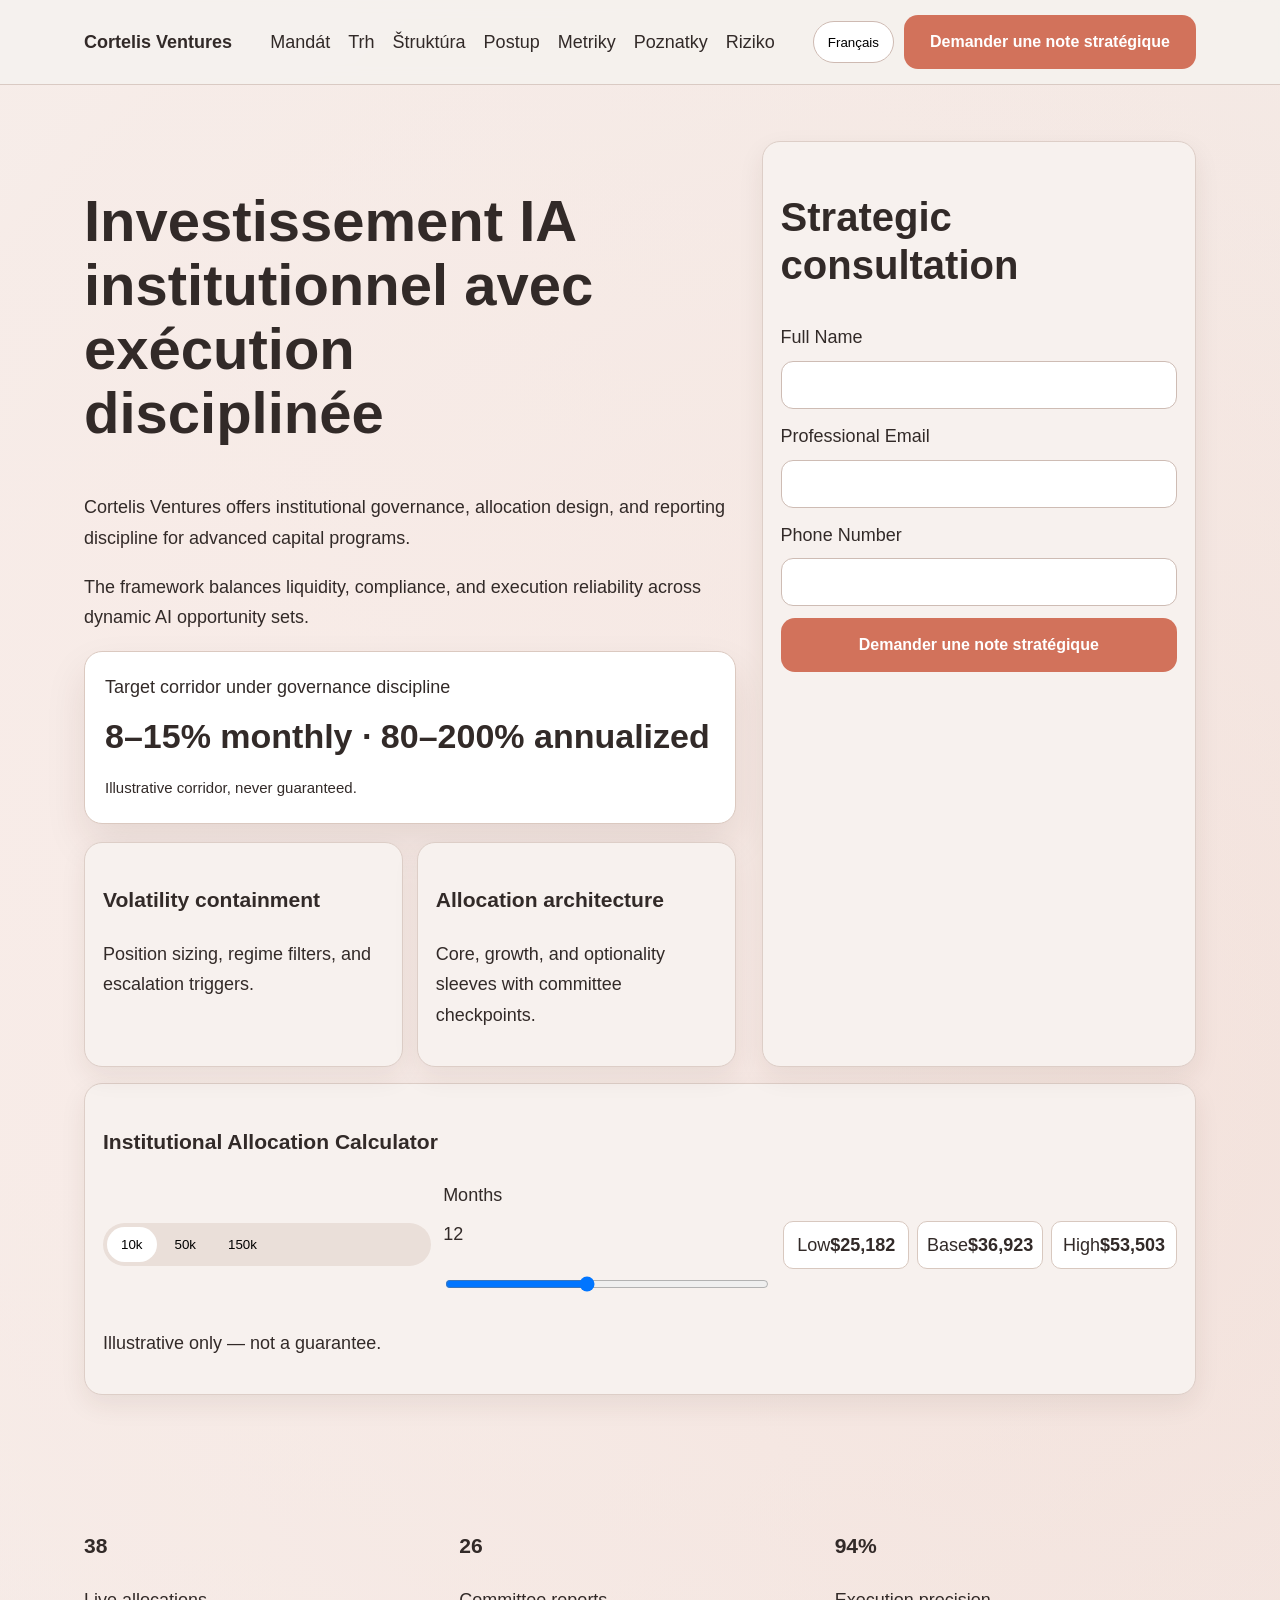
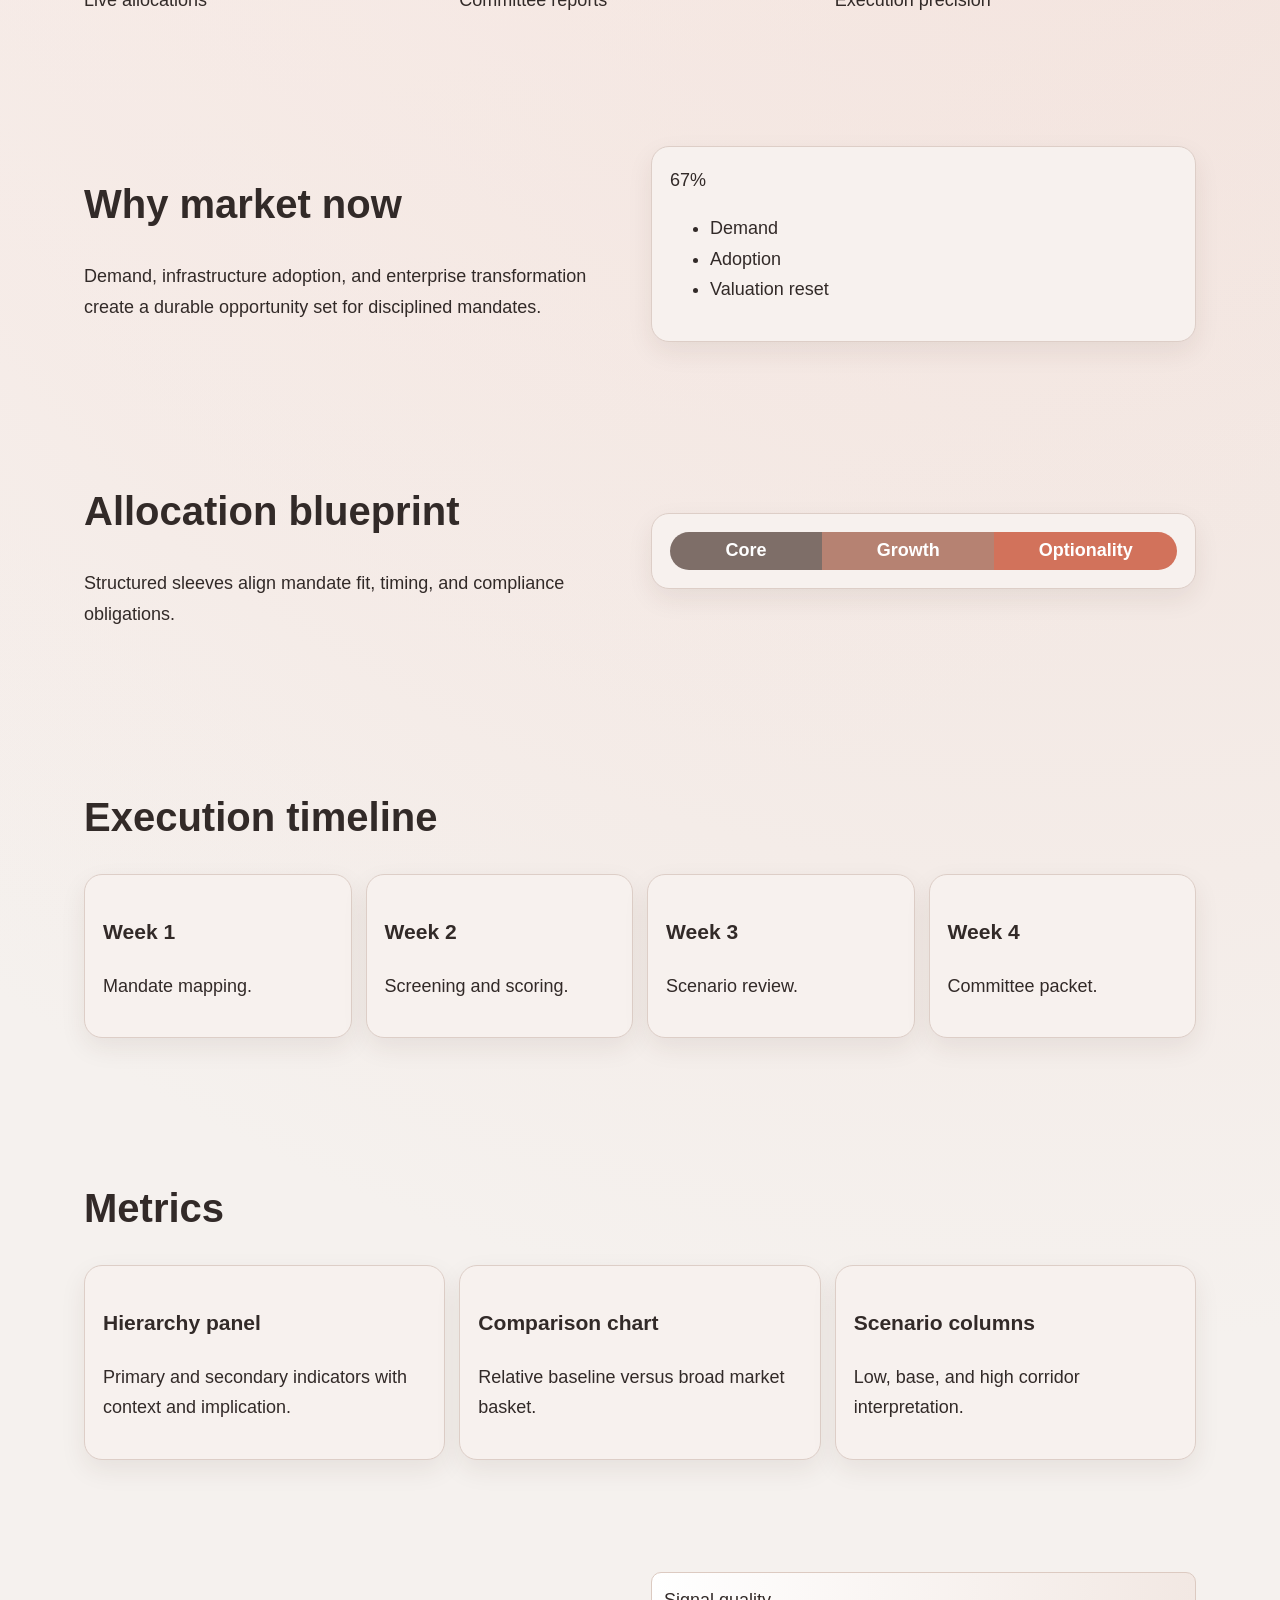
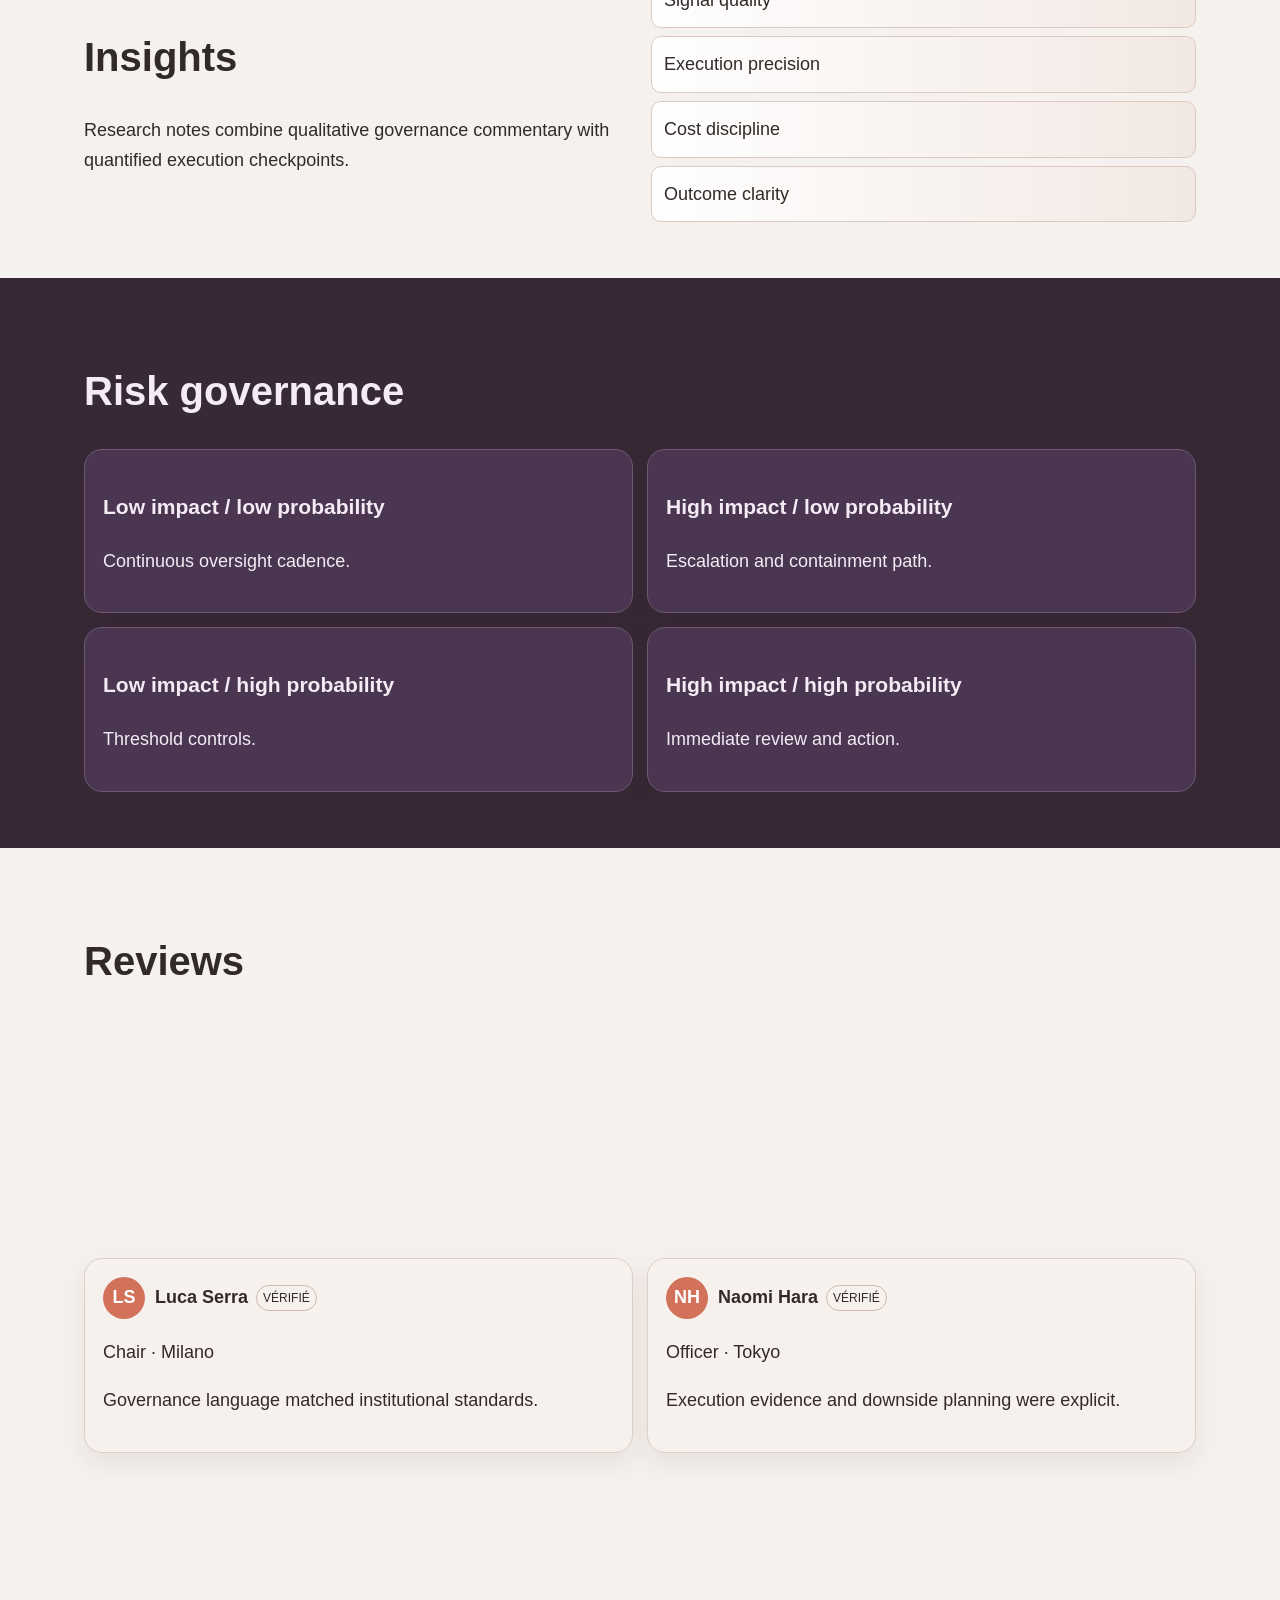
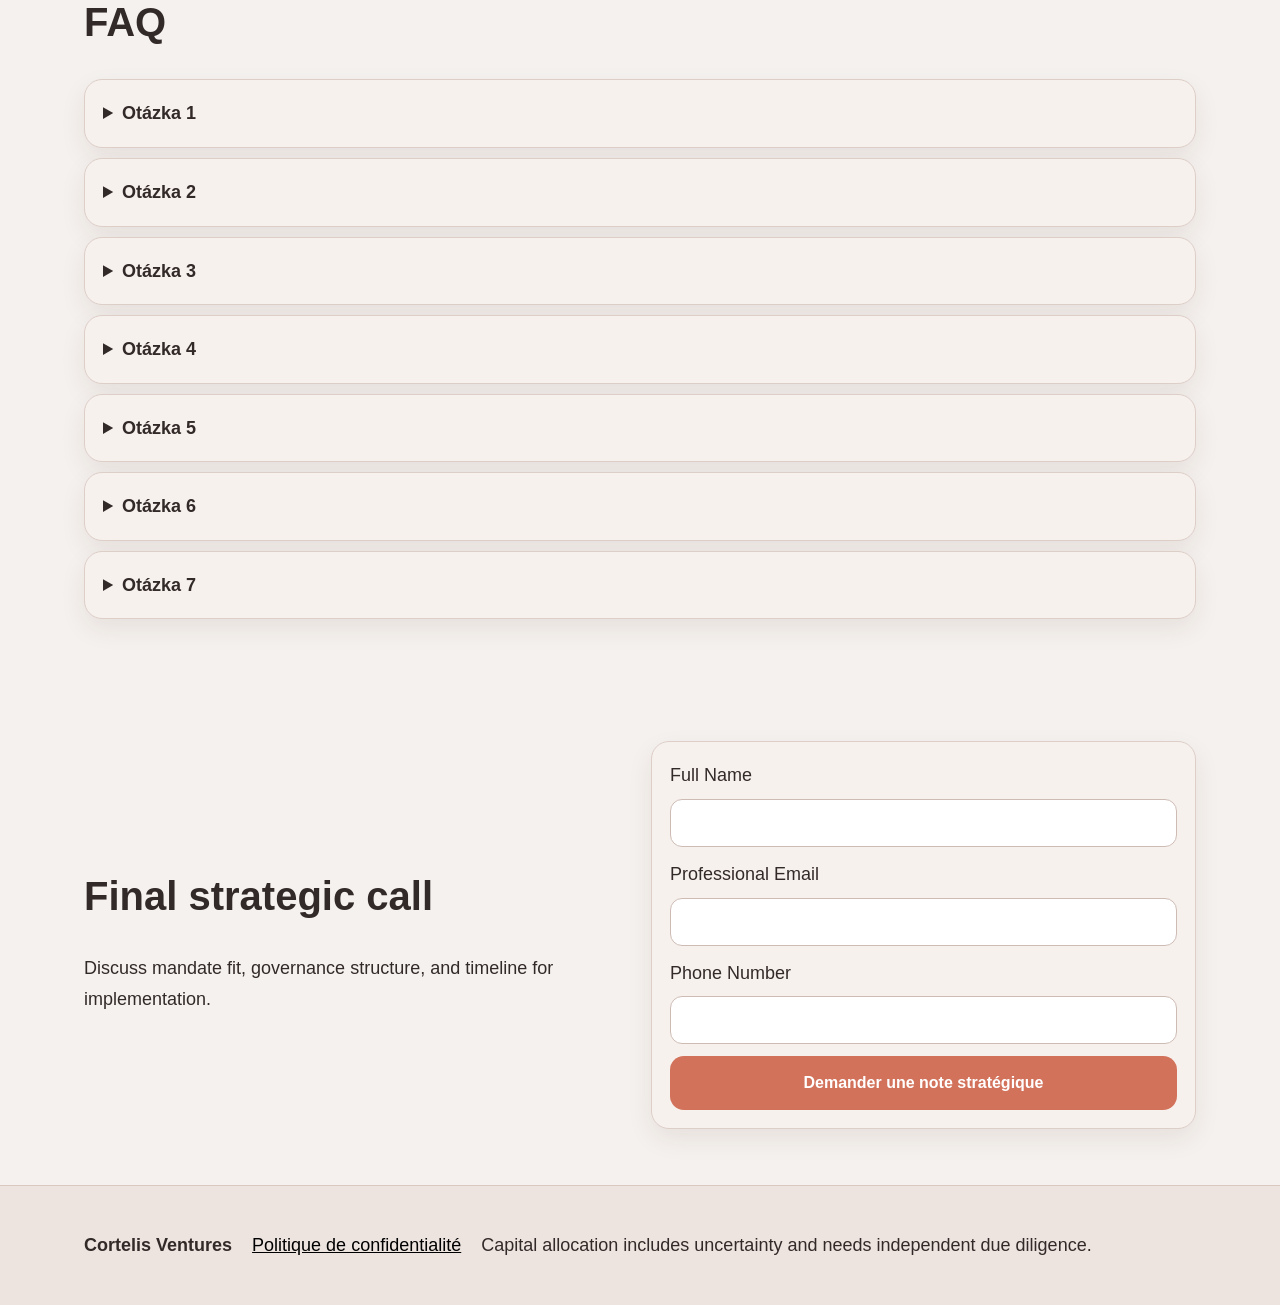
<file: fr/index.html>
<!doctype html><html lang="fr"><head><meta charset="utf-8"><meta name="viewport" content="width=device-width,initial-scale=1"><title>Cortelis Ventures</title><meta name="description" content="Cortelis Ventures institutional AI allocation platform."><link rel="stylesheet" href="../assets/style.css"></head><body>
<header class="site-header"><div class="container header-row"><div class="brand">Cortelis Ventures</div><nav class="desktop-nav"><a href="#sec0">Mandát</a><a href="#sec1">Trh</a><a href="#sec2">Štruktúra</a><a href="#sec3">Postup</a><a href="#sec4">Metriky</a><a href="#sec5">Poznatky</a><a href="#sec6">Riziko</a></nav><div class="header-actions"><div class="lang-wrap"><button class="lang-active">Français</button><div class="lang-menu"><a href="../index.html"><span class="flag-svg"><svg viewBox="0 0 60 40"><rect width="60" height="40" fill="#1f3763"/><path d="M0 0l60 40M60 0L0 40" stroke="#fff" stroke-width="8"/><path d="M30 0v40M0 20h60" stroke="#fff" stroke-width="12"/><path d="M30 0v40M0 20h60" stroke="#b22234" stroke-width="6"/></svg></span><span>English</span></a><a href="../de/index.html"><span class="flag-svg"><svg viewBox="0 0 60 40"><rect width="60" height="13.4" fill="#000"/><rect y="13.3" width="60" height="13.4" fill="#d00"/><rect y="26.6" width="60" height="13.4" fill="#fc0"/></svg></span><span>Deutsch</span></a><a href="../fr/index.html"><span class="flag-svg"><svg viewBox="0 0 60 40"><rect width="20" height="40" fill="#05a"/><rect x="20" width="20" height="40" fill="#f4f4f0"/><rect x="40" width="20" height="40" fill="#e33"/></svg></span><span>Français</span></a><a href="../es/index.html"><span class="flag-svg"><svg viewBox="0 0 60 40"><rect width="60" height="40" fill="#c60b1e"/><rect y="10" width="60" height="20" fill="#ffc400"/></svg></span><span>Español</span></a><a href="../it/index.html"><span class="flag-svg"><svg viewBox="0 0 60 40"><rect width="20" height="40" fill="#093"/><rect x="20" width="20" height="40" fill="#f4f4f0"/><rect x="40" width="20" height="40" fill="#c33"/></svg></span><span>Italiano</span></a><a href="../tr/index.html"><span class="flag-svg"><svg viewBox="0 0 60 40"><rect width="60" height="40" fill="#e30a17"/><circle cx="24" cy="20" r="9" fill="#fff"/><circle cx="27" cy="20" r="7" fill="#e30a17"/></svg></span><span>Türkçe</span></a><a href="../pt/index.html"><span class="flag-svg"><svg viewBox="0 0 60 40"><rect width="24" height="40" fill="#046a38"/><rect x="24" width="36" height="40" fill="#da291c"/></svg></span><span>Português</span></a><a href="../jp/index.html"><span class="flag-svg"><svg viewBox="0 0 60 40"><rect width="60" height="40" fill="#f4f4f0"/><circle cx="30" cy="20" r="10" fill="#bc002d"/></svg></span><span>日本語</span></a><a href="../sk/index.html"><span class="flag-svg"><svg viewBox="0 0 60 40"><rect width="60" height="13.4" fill="#f4f4f0"/><rect y="13.3" width="60" height="13.4" fill="#0b4ea2"/><rect y="26.6" width="60" height="13.4" fill="#e22"/></svg></span><span>Slovenčina</span></a><a href="../be/index.html"><span class="flag-svg"><svg viewBox="0 0 60 40"><rect width="20" height="40" fill="#000"/><rect x="20" width="20" height="40" fill="#ffd90c"/><rect x="40" width="20" height="40" fill="#ef3340"/></svg></span><span>Belgium</span></a></div></div><a class="btn btn-primary" href="#lead-final">Demander une note stratégique</a><button class="burger">☰</button></div></div></header>
<div class="drawer"><button class="drawer-close">✕</button><nav><a href="#sec0">Mandát</a><a href="#sec1">Trh</a><a href="#sec2">Štruktúra</a><a href="#sec3">Postup</a><a href="#sec4">Metriky</a><a href="#sec5">Poznatky</a><a href="#sec6">Riziko</a></nav><div class="drawer-lang"><a href="../index.html">English</a><a href="../de/index.html">Deutsch</a><a href="../fr/index.html">Français</a><a href="../es/index.html">Español</a><a href="../it/index.html">Italiano</a><a href="../tr/index.html">Türkçe</a><a href="../pt/index.html">Português</a><a href="../jp/index.html">日本語</a><a href="../sk/index.html">Slovenčina</a><a href="../be/index.html">Belgium</a></div><a class="btn btn-primary" href="#lead-final">Demander une note stratégique</a></div><div class="backdrop"></div>
<main>
<section class="hero" id="sec0"><div class="container"><div class="hero-grid"><div><h1>Investissement IA institutionnel avec exécution disciplinée</h1><p>Cortelis Ventures offers institutional governance, allocation design, and reporting discipline for advanced capital programs.</p><p>The framework balances liquidity, compliance, and execution reliability across dynamic AI opportunity sets.</p><div class="return-card"><span>Target corridor under governance discipline</span><strong>8–15% monthly · 80–200% annualized</strong><small>Illustrative corridor, never guaranteed.</small></div><div class="support-cards"><article><h3>Volatility containment</h3><p>Position sizing, regime filters, and escalation triggers.</p></article><article><h3>Allocation architecture</h3><p>Core, growth, and optionality sleeves with committee checkpoints.</p></article></div></div><div class="lead-card"><h2>Strategic consultation</h2><form><label>Full Name<input type="text"></label><label>Professional Email<input type="email"></label><label>Phone Number<input type="tel"></label><button class="btn btn-primary">Demander une note stratégique</button></form></div></div><div class="calculator"><h3>Institutional Allocation Calculator</h3><div class="calc-row"><div class="segmented"><button class="seg active" data-amount="10000">10k</button><button class="seg" data-amount="50000">50k</button><button class="seg" data-amount="150000">150k</button></div><label>Months <output class="months-value">12</output><input class="months-slider" type="range" min="3" max="24" value="12"></label><div class="calc-results"><div><span>Low</span><strong class="low"></strong></div><div><span>Base</span><strong class="base"></strong></div><div><span>High</span><strong class="high"></strong></div></div></div><p class="calc-disc">Illustrative only — not a guarantee.</p></div></div></section>
<section class="kpi" id="sec1"><div class="container three-col"><article><h3>38</h3><p>Live allocations</p></article><article><h3>26</h3><p>Committee reports</p></article><article><h3>94%</h3><p>Execution precision</p></article></div></section>
<section id="sec2" class="split"><div class="container split-grid"><div><h2>Why market now</h2><p>Demand, infrastructure adoption, and enterprise transformation create a durable opportunity set for disciplined mandates.</p></div><div class="visual donut"><div class="ring">67%</div><ul><li>Demand</li><li>Adoption</li><li>Valuation reset</li></ul></div></div></section>
<section id="sec3" class="alt"><div class="container split-grid reverse"><div class="visual stack"><div class="bar"><span style="width:30%">Core</span><span style="width:34%">Growth</span><span style="width:36%">Optionality</span></div></div><div><h2>Allocation blueprint</h2><p>Structured sleeves align mandate fit, timing, and compliance obligations.</p></div></div></section>
<section id="sec4" class="timeline"><div class="container"><h2>Execution timeline</h2><div class="time-grid"><article><h3>Week 1</h3><p>Mandate mapping.</p></article><article><h3>Week 2</h3><p>Screening and scoring.</p></article><article><h3>Week 3</h3><p>Scenario review.</p></article><article><h3>Week 4</h3><p>Committee packet.</p></article></div></div></section>
<section id="sec5" class="metrics"><div class="container"><h2>Metrics</h2><div class="card-grid"><article class="metric-card"><h3>Hierarchy panel</h3><p>Primary and secondary indicators with context and implication.</p></article><article class="metric-card"><h3>Comparison chart</h3><p>Relative baseline versus broad market basket.</p></article><article class="metric-card"><h3>Scenario columns</h3><p>Low, base, and high corridor interpretation.</p></article></div></div></section>
<section id="sec6" class="insights"><div class="container split-grid"><div><h2>Insights</h2><p>Research notes combine qualitative governance commentary with quantified execution checkpoints.</p></div><div class="waterfall"><div>Signal quality</div><div>Execution precision</div><div>Cost discipline</div><div>Outcome clarity</div></div></div></section>
<section id="sec7" class="risk dark"><div class="container"><h2>Risk governance</h2><div class="matrix"><div><h3>Low impact / low probability</h3><p>Continuous oversight cadence.</p></div><div><h3>High impact / low probability</h3><p>Escalation and containment path.</p></div><div><h3>Low impact / high probability</h3><p>Threshold controls.</p></div><div><h3>High impact / high probability</h3><p>Immediate review and action.</p></div></div></div></section>
<section class="reviews" id="sec8"><div class="container"><h2>Reviews</h2><div class="review-grid"><article class="review-card"><div class="review-head"><div class="avatar">AM</div><div class="name-row"><strong>Aline Moreau</strong><span>VÉRIFIÉ</span></div></div><p>Director · Paris</p><p>Structured reporting improved committee confidence and speed.</p></article><article class="review-card"><div class="review-head"><div class="avatar">DK</div><div class="name-row"><strong>Deniz Kaya</strong><span>VÉRIFIÉ</span></div></div><p>Lead · Istanbul</p><p>Allocation clarity and controls were practical from day one.</p></article><article class="review-card"><div class="review-head"><div class="avatar">LS</div><div class="name-row"><strong>Luca Serra</strong><span>VÉRIFIÉ</span></div></div><p>Chair · Milano</p><p>Governance language matched institutional standards.</p></article><article class="review-card"><div class="review-head"><div class="avatar">NH</div><div class="name-row"><strong>Naomi Hara</strong><span>VÉRIFIÉ</span></div></div><p>Officer · Tokyo</p><p>Execution evidence and downside planning were explicit.</p></article></div></div></section>
<section class="faq" id="sec9"><div class="container"><h2>FAQ</h2><details class="faq-item"><summary>Otázka 1</summary><p>Štruktúrovaná odpoveď pre výbor s dôrazom na riadenie a realizáciu.</p></details><details class="faq-item"><summary>Otázka 2</summary><p>Štruktúrovaná odpoveď pre výbor s dôrazom na riadenie a realizáciu.</p></details><details class="faq-item"><summary>Otázka 3</summary><p>Štruktúrovaná odpoveď pre výbor s dôrazom na riadenie a realizáciu.</p></details><details class="faq-item"><summary>Otázka 4</summary><p>Štruktúrovaná odpoveď pre výbor s dôrazom na riadenie a realizáciu.</p></details><details class="faq-item"><summary>Otázka 5</summary><p>Štruktúrovaná odpoveď pre výbor s dôrazom na riadenie a realizáciu.</p></details><details class="faq-item"><summary>Otázka 6</summary><p>Štruktúrovaná odpoveď pre výbor s dôrazom na riadenie a realizáciu.</p></details><details class="faq-item"><summary>Otázka 7</summary><p>Štruktúrovaná odpoveď pre výbor s dôrazom na riadenie a realizáciu.</p></details></div></section>
<section class="final" id="lead-final"><div class="container split-grid"><div><h2>Final strategic call</h2><p>Discuss mandate fit, governance structure, and timeline for implementation.</p></div><div class="lead-card"><form><label>Full Name<input type="text"></label><label>Professional Email<input type="email"></label><label>Phone Number<input type="tel"></label><button class="btn btn-primary">Demander une note stratégique</button></form></div></div></section>
</main>
<footer><div class="container footer-row"><strong>Cortelis Ventures</strong><button class="privacy-link">Politique de confidentialité</button><p>Capital allocation includes uncertainty and needs independent due diligence.</p></div></footer>
<div class="modal"><div class="modal-dialog"><button class="modal-x">✕</button><h2>Politique de confidentialité</h2><div class="modal-content"><h3>Introduction</h3><p>Policy overview for data handling and governance.</p><h3>Data collection</h3><p>Contact details and communication records.</p><h3>Legal basis</h3><p>Legitimate processing purpose and consent flow.</p><h3>Cookies</h3><p>Session and analytics preferences.</p><h3>Retention</h3><p>Storage duration follows regulatory norms.</p><h3>Third-party sharing</h3><p>Service providers operate under contractual controls.</p><h3>Security</h3><p>Encryption, access segregation, and audit practice.</p><h3>User rights</h3><p>Access, correction, deletion, and objection channels.</p><h3>International transfers</h3><p>Transfer safeguards and contractual standards.</p><h3>Industry risk disclosure</h3><p>AI-linked assets can fluctuate materially.</p><h3>Contact</h3><p>privacy@cortelisventures.com</p></div><div class="modal-footer"><button class="btn btn-secondary modal-close">Fermer</button></div></div></div>
<script defer src="../assets/app.js"></script></body></html>
</file>
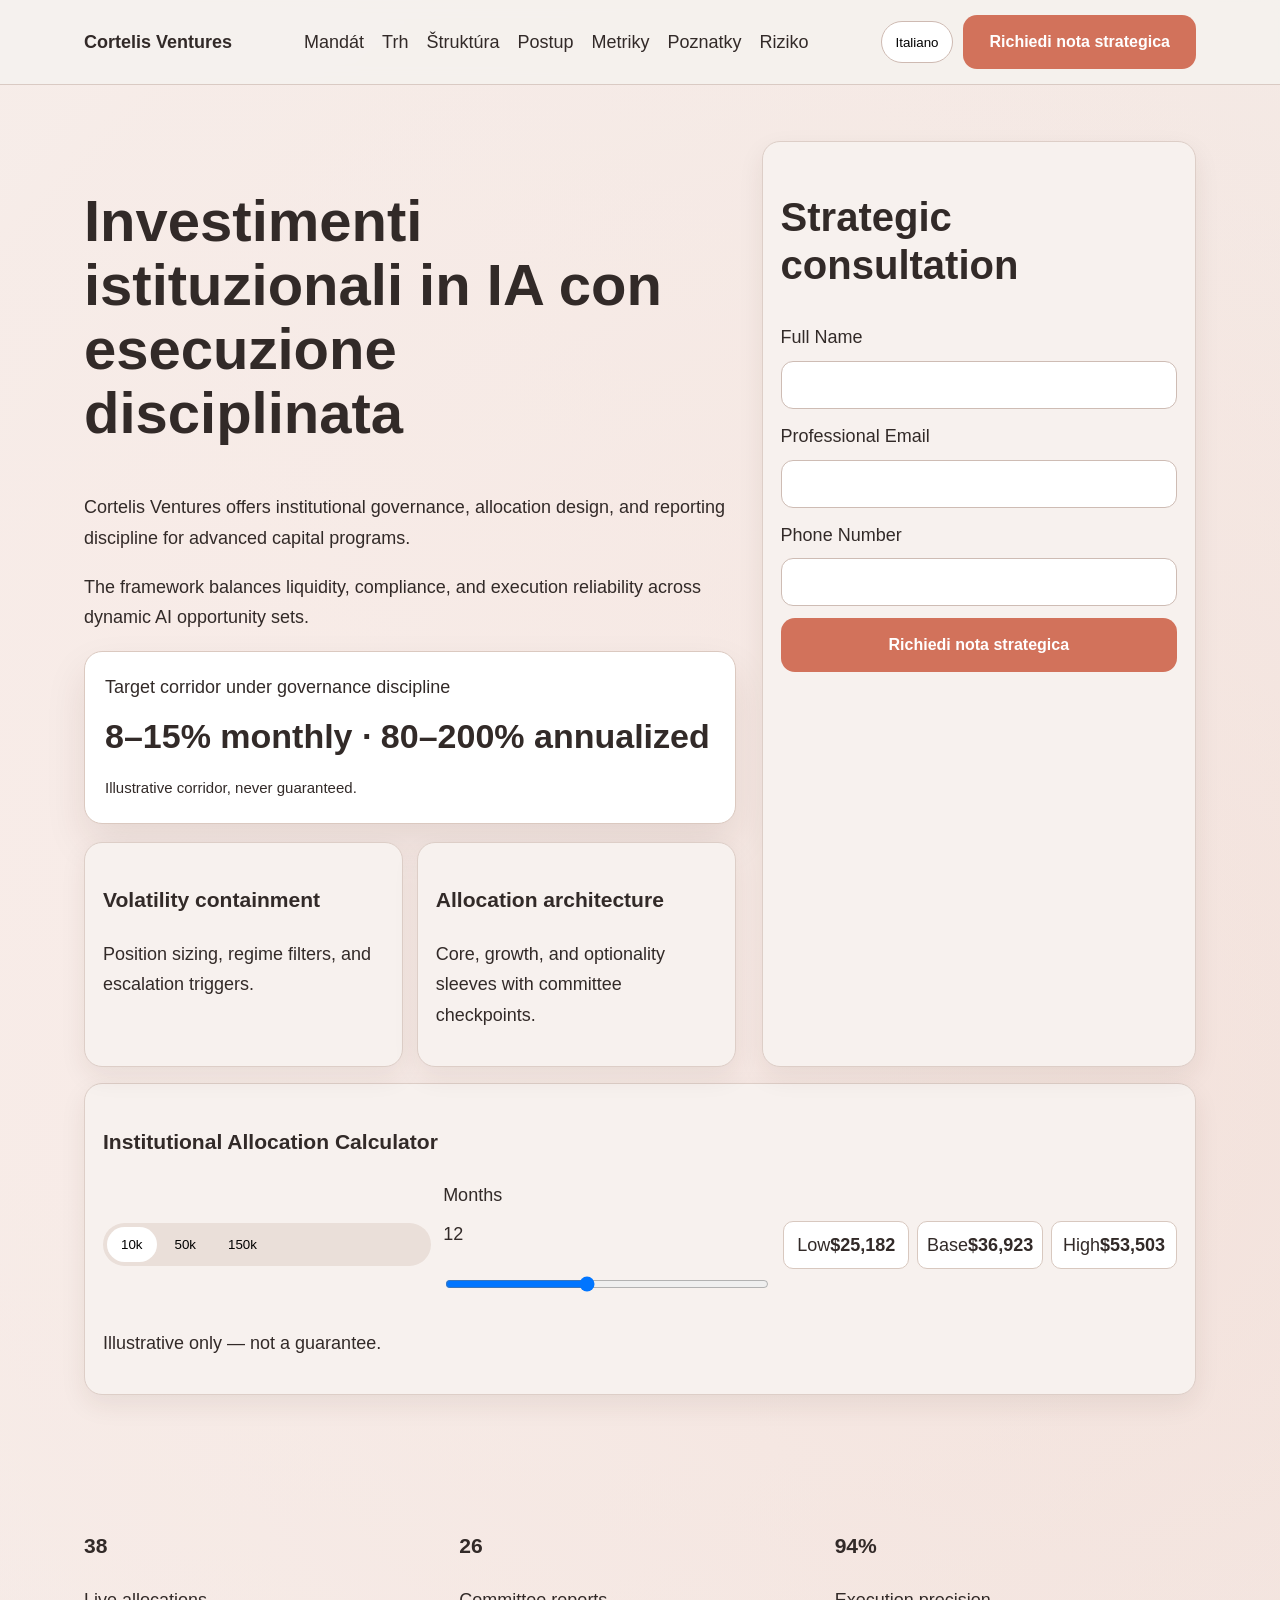
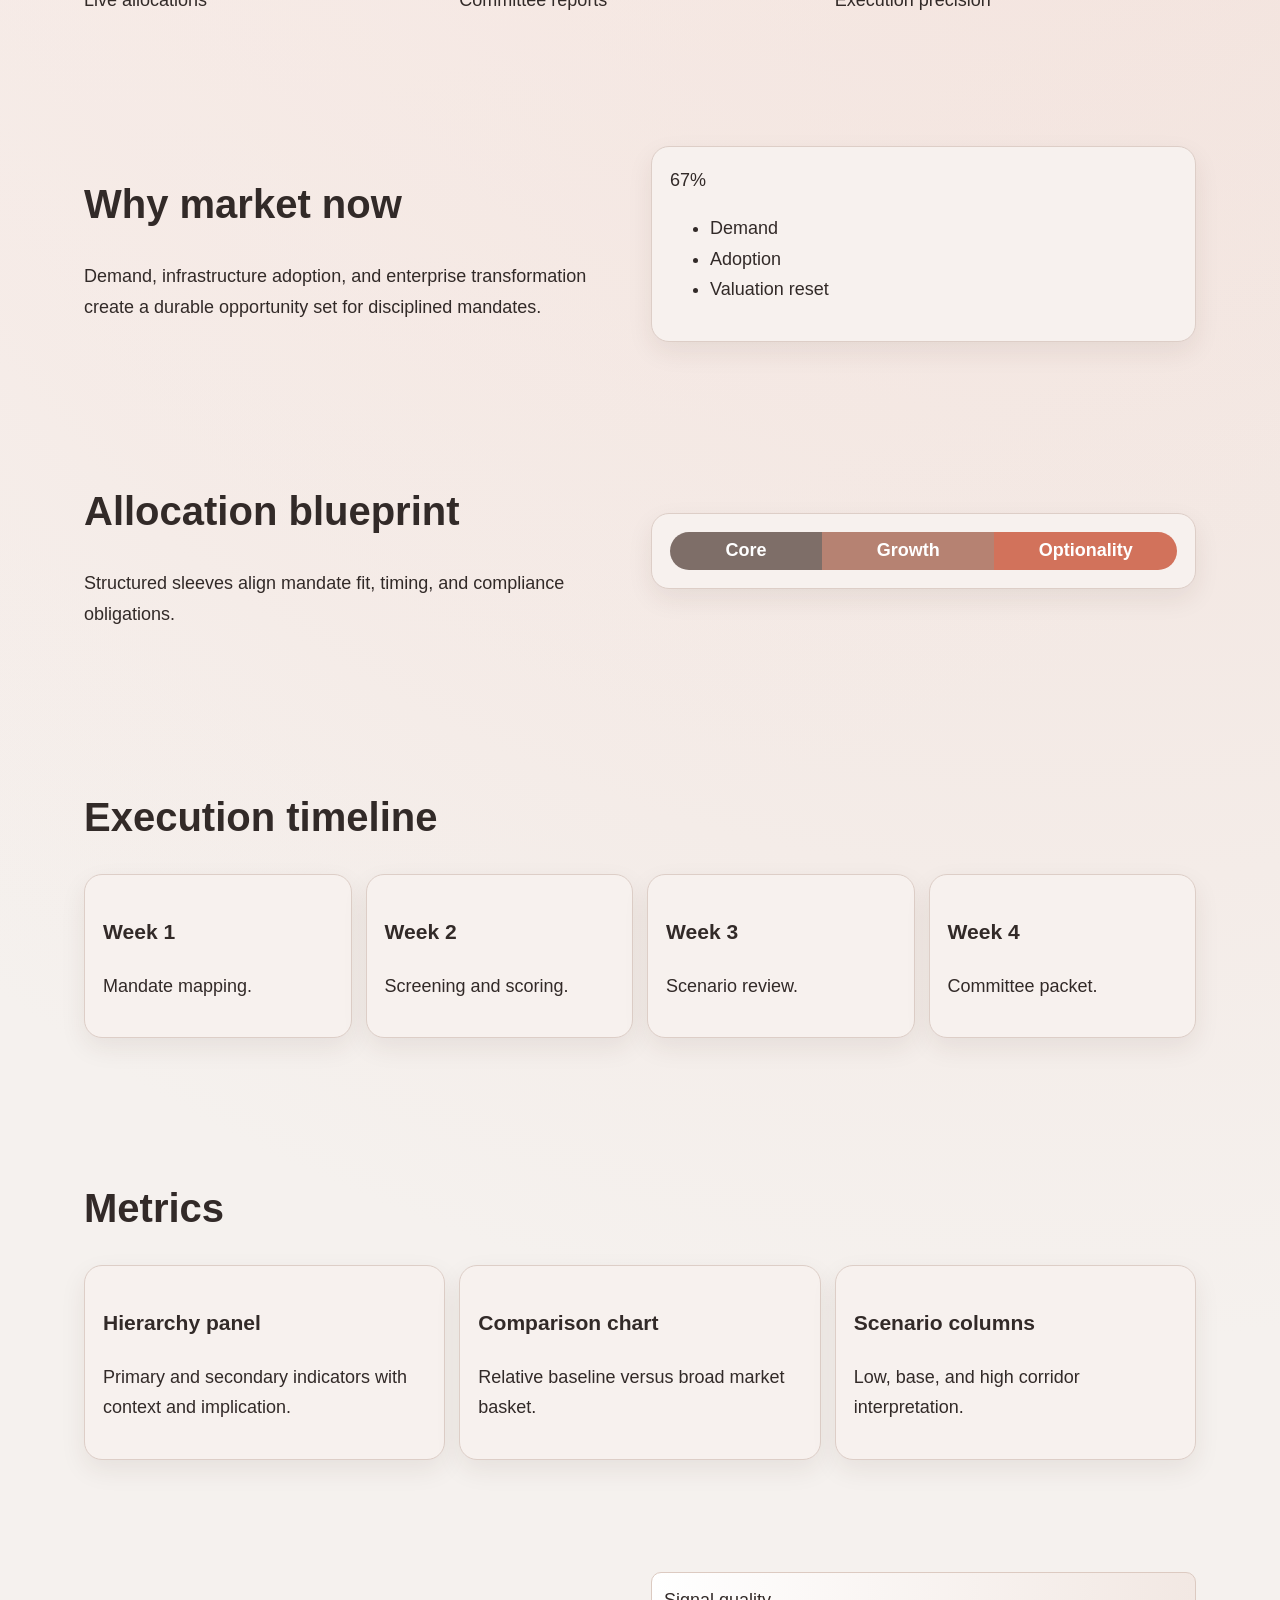
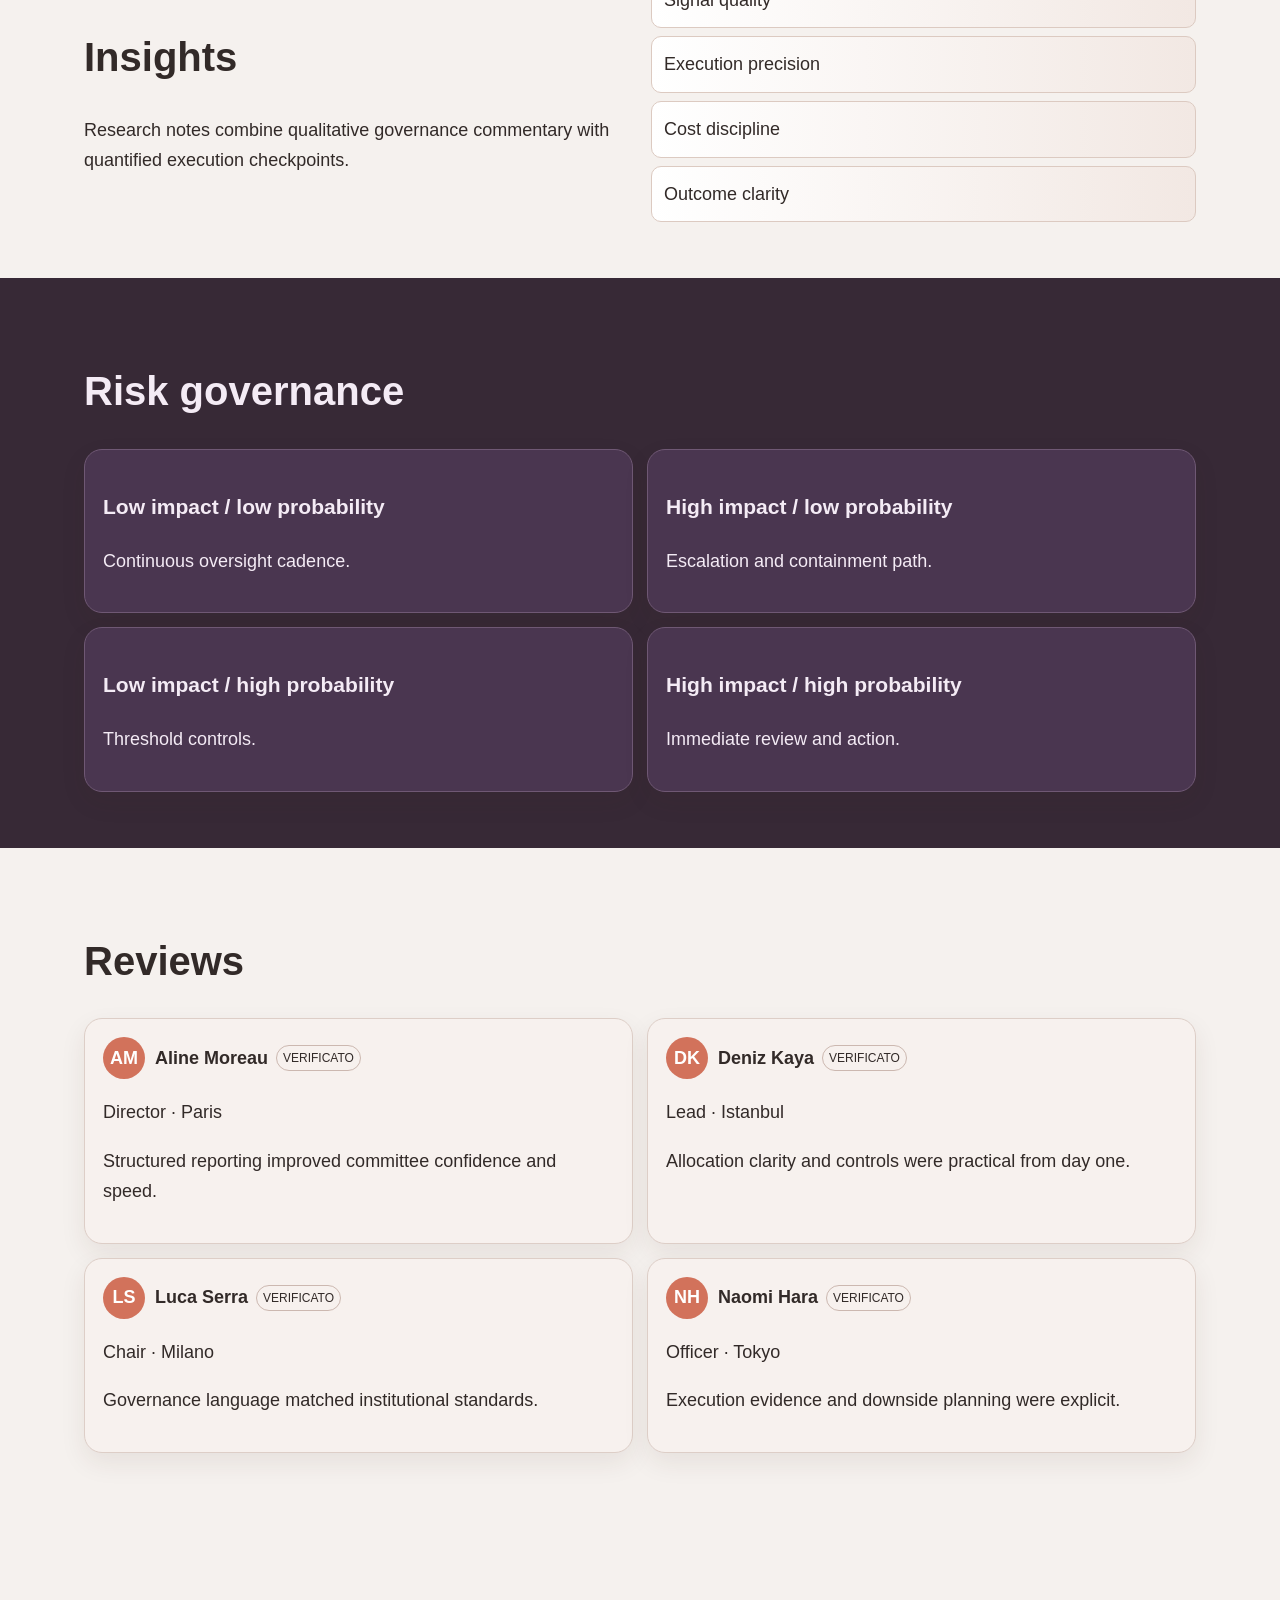
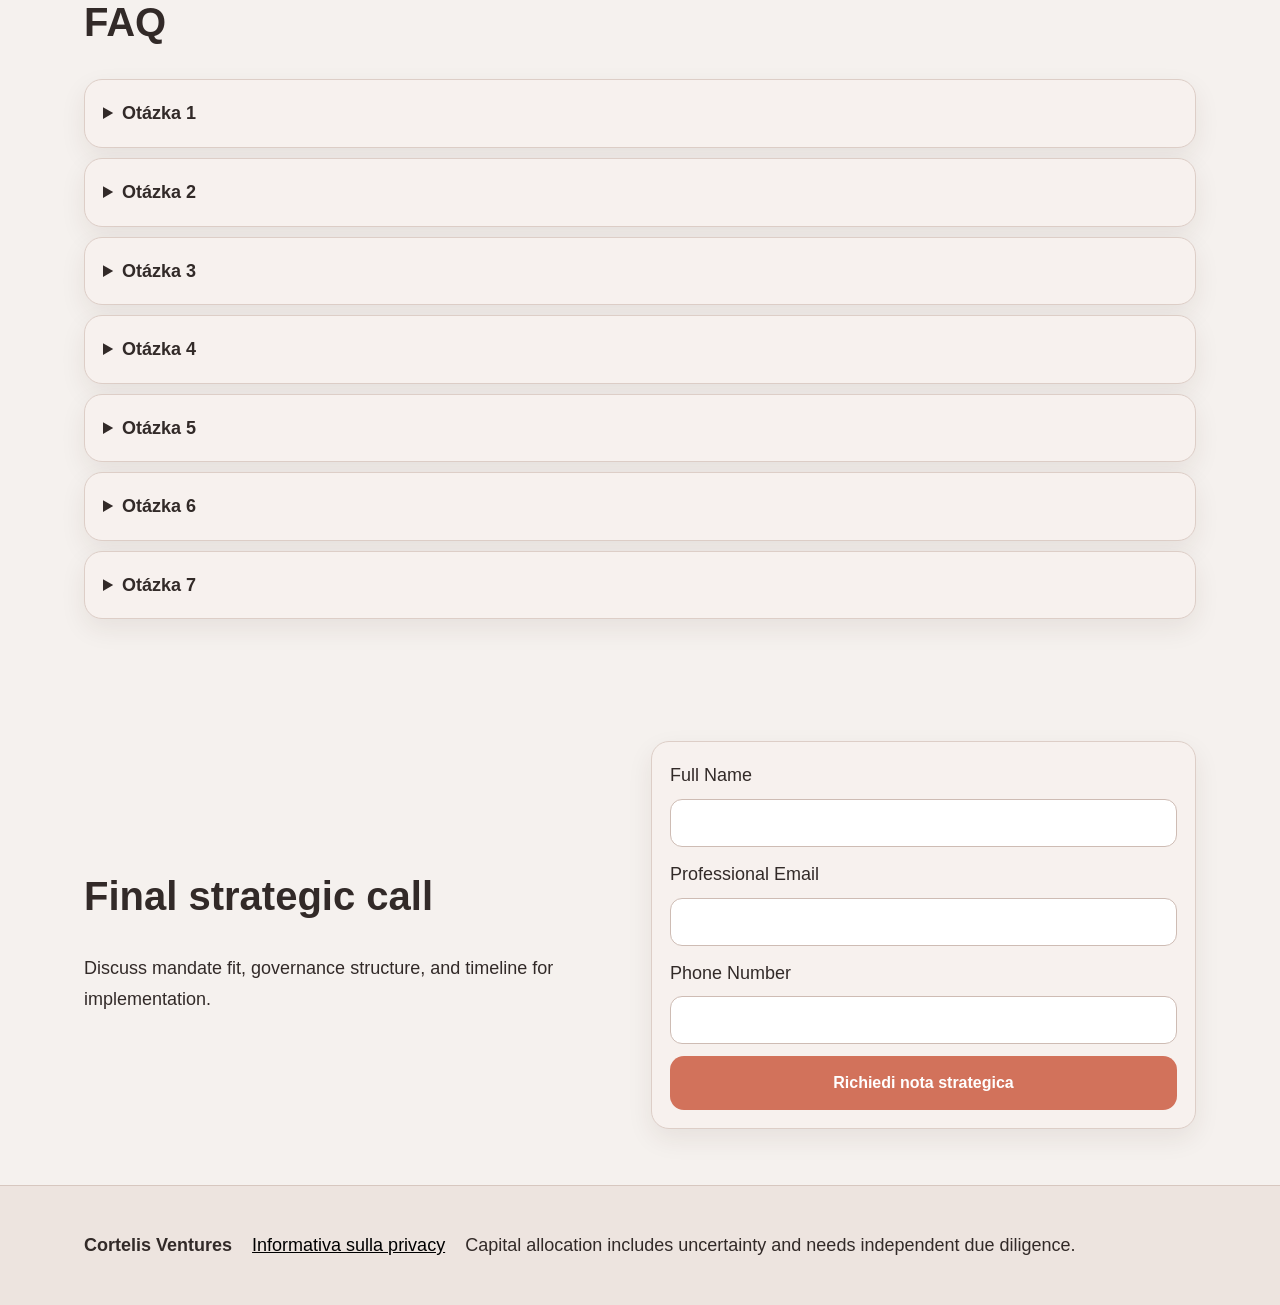
<file: it/index.html>
<!doctype html><html lang="it"><head><meta charset="utf-8"><meta name="viewport" content="width=device-width,initial-scale=1"><title>Cortelis Ventures</title><meta name="description" content="Cortelis Ventures institutional AI allocation platform."><link rel="stylesheet" href="../assets/style.css"></head><body>
<header class="site-header"><div class="container header-row"><div class="brand">Cortelis Ventures</div><nav class="desktop-nav"><a href="#sec0">Mandát</a><a href="#sec1">Trh</a><a href="#sec2">Štruktúra</a><a href="#sec3">Postup</a><a href="#sec4">Metriky</a><a href="#sec5">Poznatky</a><a href="#sec6">Riziko</a></nav><div class="header-actions"><div class="lang-wrap"><button class="lang-active">Italiano</button><div class="lang-menu"><a href="../index.html"><span class="flag-svg"><svg viewBox="0 0 60 40"><rect width="60" height="40" fill="#1f3763"/><path d="M0 0l60 40M60 0L0 40" stroke="#fff" stroke-width="8"/><path d="M30 0v40M0 20h60" stroke="#fff" stroke-width="12"/><path d="M30 0v40M0 20h60" stroke="#b22234" stroke-width="6"/></svg></span><span>English</span></a><a href="../de/index.html"><span class="flag-svg"><svg viewBox="0 0 60 40"><rect width="60" height="13.4" fill="#000"/><rect y="13.3" width="60" height="13.4" fill="#d00"/><rect y="26.6" width="60" height="13.4" fill="#fc0"/></svg></span><span>Deutsch</span></a><a href="../fr/index.html"><span class="flag-svg"><svg viewBox="0 0 60 40"><rect width="20" height="40" fill="#05a"/><rect x="20" width="20" height="40" fill="#f4f4f0"/><rect x="40" width="20" height="40" fill="#e33"/></svg></span><span>Français</span></a><a href="../es/index.html"><span class="flag-svg"><svg viewBox="0 0 60 40"><rect width="60" height="40" fill="#c60b1e"/><rect y="10" width="60" height="20" fill="#ffc400"/></svg></span><span>Español</span></a><a href="../it/index.html"><span class="flag-svg"><svg viewBox="0 0 60 40"><rect width="20" height="40" fill="#093"/><rect x="20" width="20" height="40" fill="#f4f4f0"/><rect x="40" width="20" height="40" fill="#c33"/></svg></span><span>Italiano</span></a><a href="../tr/index.html"><span class="flag-svg"><svg viewBox="0 0 60 40"><rect width="60" height="40" fill="#e30a17"/><circle cx="24" cy="20" r="9" fill="#fff"/><circle cx="27" cy="20" r="7" fill="#e30a17"/></svg></span><span>Türkçe</span></a><a href="../pt/index.html"><span class="flag-svg"><svg viewBox="0 0 60 40"><rect width="24" height="40" fill="#046a38"/><rect x="24" width="36" height="40" fill="#da291c"/></svg></span><span>Português</span></a><a href="../jp/index.html"><span class="flag-svg"><svg viewBox="0 0 60 40"><rect width="60" height="40" fill="#f4f4f0"/><circle cx="30" cy="20" r="10" fill="#bc002d"/></svg></span><span>日本語</span></a><a href="../sk/index.html"><span class="flag-svg"><svg viewBox="0 0 60 40"><rect width="60" height="13.4" fill="#f4f4f0"/><rect y="13.3" width="60" height="13.4" fill="#0b4ea2"/><rect y="26.6" width="60" height="13.4" fill="#e22"/></svg></span><span>Slovenčina</span></a><a href="../be/index.html"><span class="flag-svg"><svg viewBox="0 0 60 40"><rect width="20" height="40" fill="#000"/><rect x="20" width="20" height="40" fill="#ffd90c"/><rect x="40" width="20" height="40" fill="#ef3340"/></svg></span><span>Belgium</span></a></div></div><a class="btn btn-primary" href="#lead-final">Richiedi nota strategica</a><button class="burger">☰</button></div></div></header>
<div class="drawer"><button class="drawer-close">✕</button><nav><a href="#sec0">Mandát</a><a href="#sec1">Trh</a><a href="#sec2">Štruktúra</a><a href="#sec3">Postup</a><a href="#sec4">Metriky</a><a href="#sec5">Poznatky</a><a href="#sec6">Riziko</a></nav><div class="drawer-lang"><a href="../index.html">English</a><a href="../de/index.html">Deutsch</a><a href="../fr/index.html">Français</a><a href="../es/index.html">Español</a><a href="../it/index.html">Italiano</a><a href="../tr/index.html">Türkçe</a><a href="../pt/index.html">Português</a><a href="../jp/index.html">日本語</a><a href="../sk/index.html">Slovenčina</a><a href="../be/index.html">Belgium</a></div><a class="btn btn-primary" href="#lead-final">Richiedi nota strategica</a></div><div class="backdrop"></div>
<main>
<section class="hero" id="sec0"><div class="container"><div class="hero-grid"><div><h1>Investimenti istituzionali in IA con esecuzione disciplinata</h1><p>Cortelis Ventures offers institutional governance, allocation design, and reporting discipline for advanced capital programs.</p><p>The framework balances liquidity, compliance, and execution reliability across dynamic AI opportunity sets.</p><div class="return-card"><span>Target corridor under governance discipline</span><strong>8–15% monthly · 80–200% annualized</strong><small>Illustrative corridor, never guaranteed.</small></div><div class="support-cards"><article><h3>Volatility containment</h3><p>Position sizing, regime filters, and escalation triggers.</p></article><article><h3>Allocation architecture</h3><p>Core, growth, and optionality sleeves with committee checkpoints.</p></article></div></div><div class="lead-card"><h2>Strategic consultation</h2><form><label>Full Name<input type="text"></label><label>Professional Email<input type="email"></label><label>Phone Number<input type="tel"></label><button class="btn btn-primary">Richiedi nota strategica</button></form></div></div><div class="calculator"><h3>Institutional Allocation Calculator</h3><div class="calc-row"><div class="segmented"><button class="seg active" data-amount="10000">10k</button><button class="seg" data-amount="50000">50k</button><button class="seg" data-amount="150000">150k</button></div><label>Months <output class="months-value">12</output><input class="months-slider" type="range" min="3" max="24" value="12"></label><div class="calc-results"><div><span>Low</span><strong class="low"></strong></div><div><span>Base</span><strong class="base"></strong></div><div><span>High</span><strong class="high"></strong></div></div></div><p class="calc-disc">Illustrative only — not a guarantee.</p></div></div></section>
<section class="kpi" id="sec1"><div class="container three-col"><article><h3>38</h3><p>Live allocations</p></article><article><h3>26</h3><p>Committee reports</p></article><article><h3>94%</h3><p>Execution precision</p></article></div></section>
<section id="sec2" class="split"><div class="container split-grid"><div><h2>Why market now</h2><p>Demand, infrastructure adoption, and enterprise transformation create a durable opportunity set for disciplined mandates.</p></div><div class="visual donut"><div class="ring">67%</div><ul><li>Demand</li><li>Adoption</li><li>Valuation reset</li></ul></div></div></section>
<section id="sec3" class="alt"><div class="container split-grid reverse"><div class="visual stack"><div class="bar"><span style="width:30%">Core</span><span style="width:34%">Growth</span><span style="width:36%">Optionality</span></div></div><div><h2>Allocation blueprint</h2><p>Structured sleeves align mandate fit, timing, and compliance obligations.</p></div></div></section>
<section id="sec4" class="timeline"><div class="container"><h2>Execution timeline</h2><div class="time-grid"><article><h3>Week 1</h3><p>Mandate mapping.</p></article><article><h3>Week 2</h3><p>Screening and scoring.</p></article><article><h3>Week 3</h3><p>Scenario review.</p></article><article><h3>Week 4</h3><p>Committee packet.</p></article></div></div></section>
<section id="sec5" class="metrics"><div class="container"><h2>Metrics</h2><div class="card-grid"><article class="metric-card"><h3>Hierarchy panel</h3><p>Primary and secondary indicators with context and implication.</p></article><article class="metric-card"><h3>Comparison chart</h3><p>Relative baseline versus broad market basket.</p></article><article class="metric-card"><h3>Scenario columns</h3><p>Low, base, and high corridor interpretation.</p></article></div></div></section>
<section id="sec6" class="insights"><div class="container split-grid"><div><h2>Insights</h2><p>Research notes combine qualitative governance commentary with quantified execution checkpoints.</p></div><div class="waterfall"><div>Signal quality</div><div>Execution precision</div><div>Cost discipline</div><div>Outcome clarity</div></div></div></section>
<section id="sec7" class="risk dark"><div class="container"><h2>Risk governance</h2><div class="matrix"><div><h3>Low impact / low probability</h3><p>Continuous oversight cadence.</p></div><div><h3>High impact / low probability</h3><p>Escalation and containment path.</p></div><div><h3>Low impact / high probability</h3><p>Threshold controls.</p></div><div><h3>High impact / high probability</h3><p>Immediate review and action.</p></div></div></div></section>
<section class="reviews" id="sec8"><div class="container"><h2>Reviews</h2><div class="review-grid"><article class="review-card"><div class="review-head"><div class="avatar">AM</div><div class="name-row"><strong>Aline Moreau</strong><span>VERIFICATO</span></div></div><p>Director · Paris</p><p>Structured reporting improved committee confidence and speed.</p></article><article class="review-card"><div class="review-head"><div class="avatar">DK</div><div class="name-row"><strong>Deniz Kaya</strong><span>VERIFICATO</span></div></div><p>Lead · Istanbul</p><p>Allocation clarity and controls were practical from day one.</p></article><article class="review-card"><div class="review-head"><div class="avatar">LS</div><div class="name-row"><strong>Luca Serra</strong><span>VERIFICATO</span></div></div><p>Chair · Milano</p><p>Governance language matched institutional standards.</p></article><article class="review-card"><div class="review-head"><div class="avatar">NH</div><div class="name-row"><strong>Naomi Hara</strong><span>VERIFICATO</span></div></div><p>Officer · Tokyo</p><p>Execution evidence and downside planning were explicit.</p></article></div></div></section>
<section class="faq" id="sec9"><div class="container"><h2>FAQ</h2><details class="faq-item"><summary>Otázka 1</summary><p>Štruktúrovaná odpoveď pre výbor s dôrazom na riadenie a realizáciu.</p></details><details class="faq-item"><summary>Otázka 2</summary><p>Štruktúrovaná odpoveď pre výbor s dôrazom na riadenie a realizáciu.</p></details><details class="faq-item"><summary>Otázka 3</summary><p>Štruktúrovaná odpoveď pre výbor s dôrazom na riadenie a realizáciu.</p></details><details class="faq-item"><summary>Otázka 4</summary><p>Štruktúrovaná odpoveď pre výbor s dôrazom na riadenie a realizáciu.</p></details><details class="faq-item"><summary>Otázka 5</summary><p>Štruktúrovaná odpoveď pre výbor s dôrazom na riadenie a realizáciu.</p></details><details class="faq-item"><summary>Otázka 6</summary><p>Štruktúrovaná odpoveď pre výbor s dôrazom na riadenie a realizáciu.</p></details><details class="faq-item"><summary>Otázka 7</summary><p>Štruktúrovaná odpoveď pre výbor s dôrazom na riadenie a realizáciu.</p></details></div></section>
<section class="final" id="lead-final"><div class="container split-grid"><div><h2>Final strategic call</h2><p>Discuss mandate fit, governance structure, and timeline for implementation.</p></div><div class="lead-card"><form><label>Full Name<input type="text"></label><label>Professional Email<input type="email"></label><label>Phone Number<input type="tel"></label><button class="btn btn-primary">Richiedi nota strategica</button></form></div></div></section>
</main>
<footer><div class="container footer-row"><strong>Cortelis Ventures</strong><button class="privacy-link">Informativa sulla privacy</button><p>Capital allocation includes uncertainty and needs independent due diligence.</p></div></footer>
<div class="modal"><div class="modal-dialog"><button class="modal-x">✕</button><h2>Informativa sulla privacy</h2><div class="modal-content"><h3>Introduction</h3><p>Policy overview for data handling and governance.</p><h3>Data collection</h3><p>Contact details and communication records.</p><h3>Legal basis</h3><p>Legitimate processing purpose and consent flow.</p><h3>Cookies</h3><p>Session and analytics preferences.</p><h3>Retention</h3><p>Storage duration follows regulatory norms.</p><h3>Third-party sharing</h3><p>Service providers operate under contractual controls.</p><h3>Security</h3><p>Encryption, access segregation, and audit practice.</p><h3>User rights</h3><p>Access, correction, deletion, and objection channels.</p><h3>International transfers</h3><p>Transfer safeguards and contractual standards.</p><h3>Industry risk disclosure</h3><p>AI-linked assets can fluctuate materially.</p><h3>Contact</h3><p>privacy@cortelisventures.com</p></div><div class="modal-footer"><button class="btn btn-secondary modal-close">Chiudi</button></div></div></div>
<script defer src="../assets/app.js"></script></body></html>
</file>
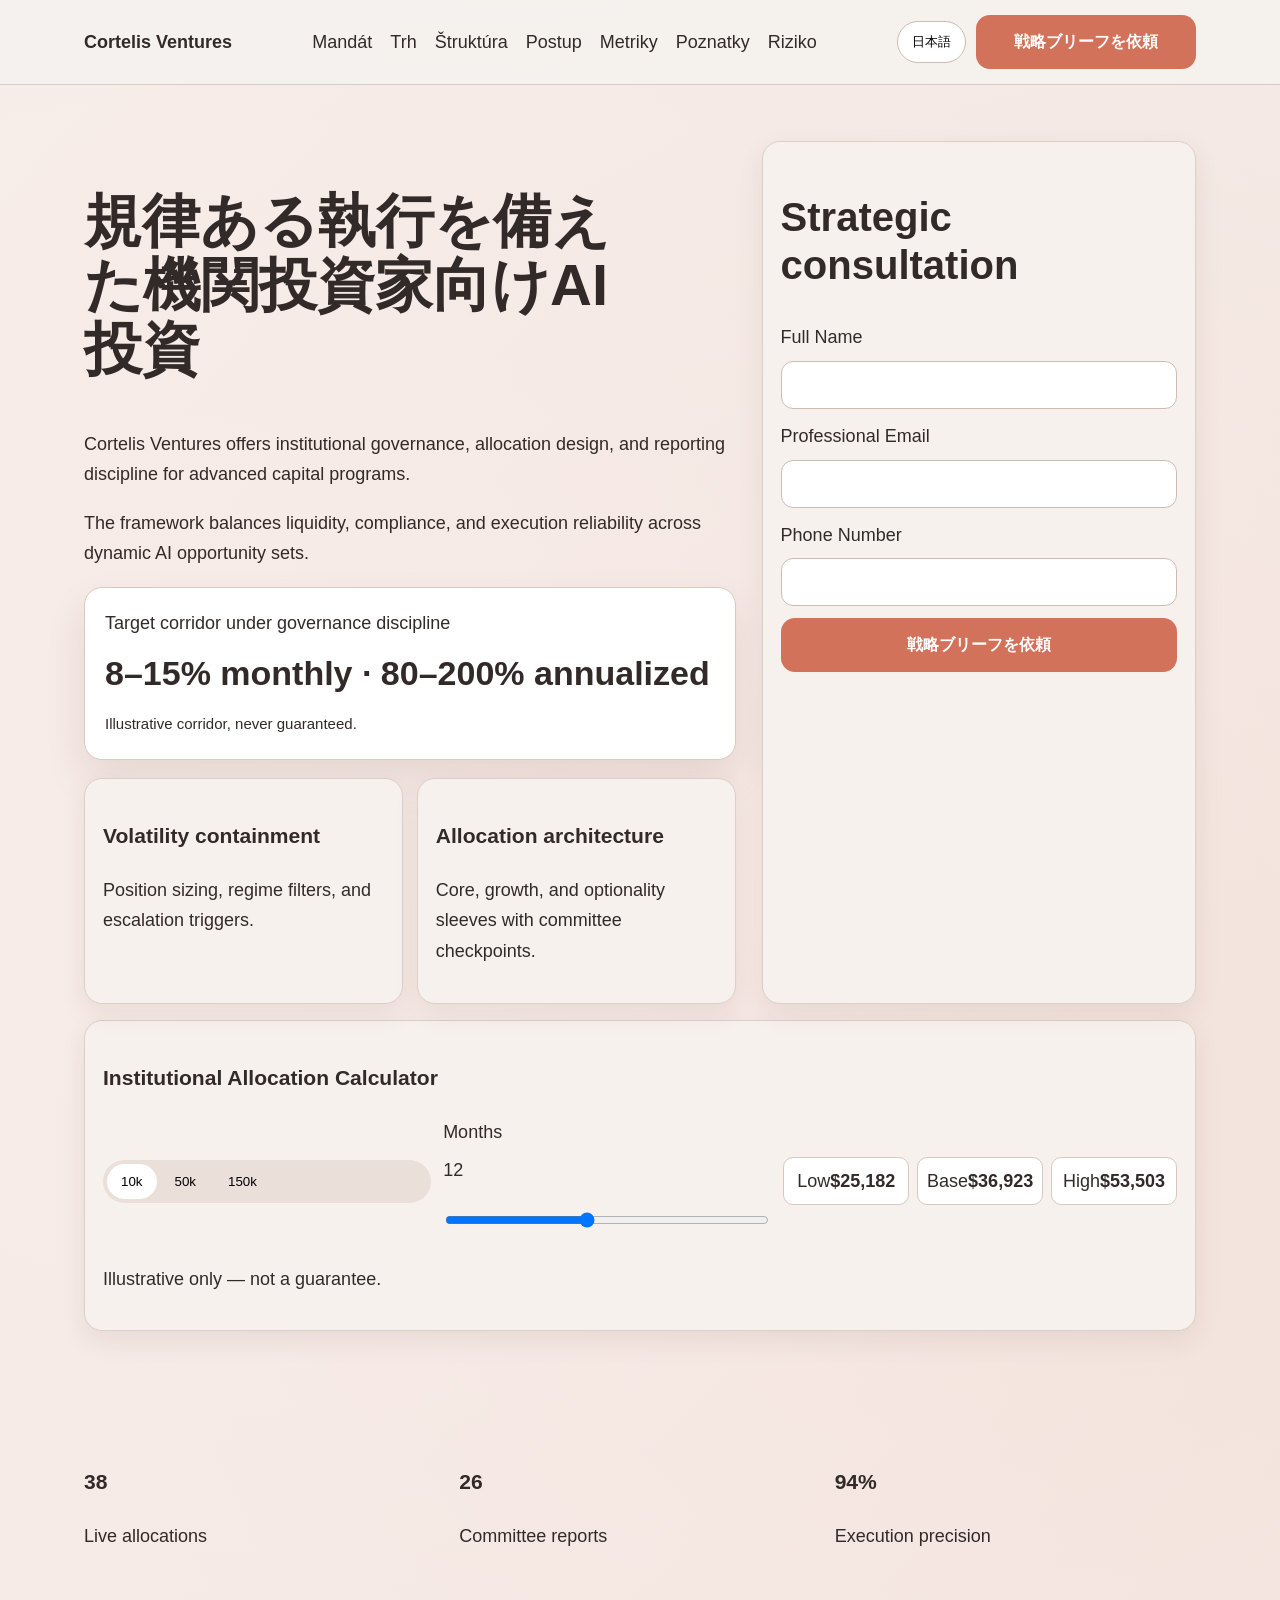
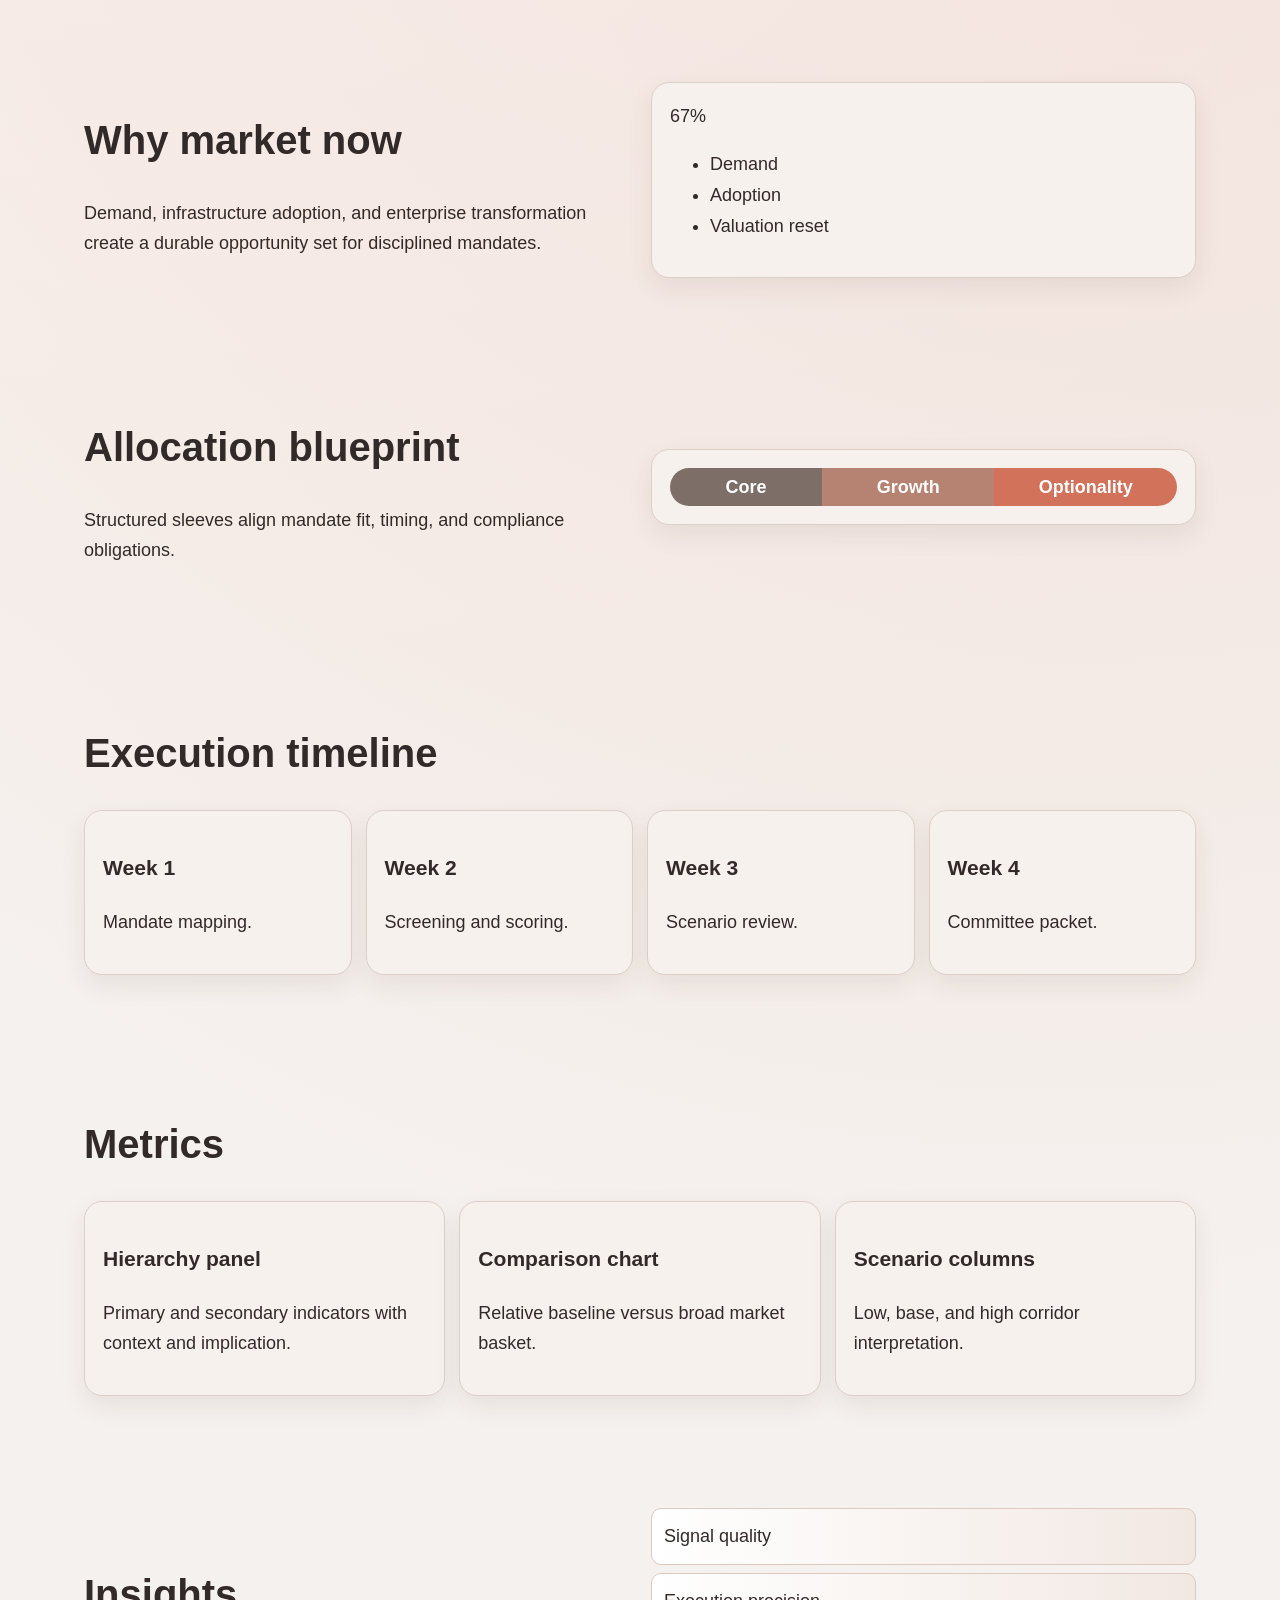
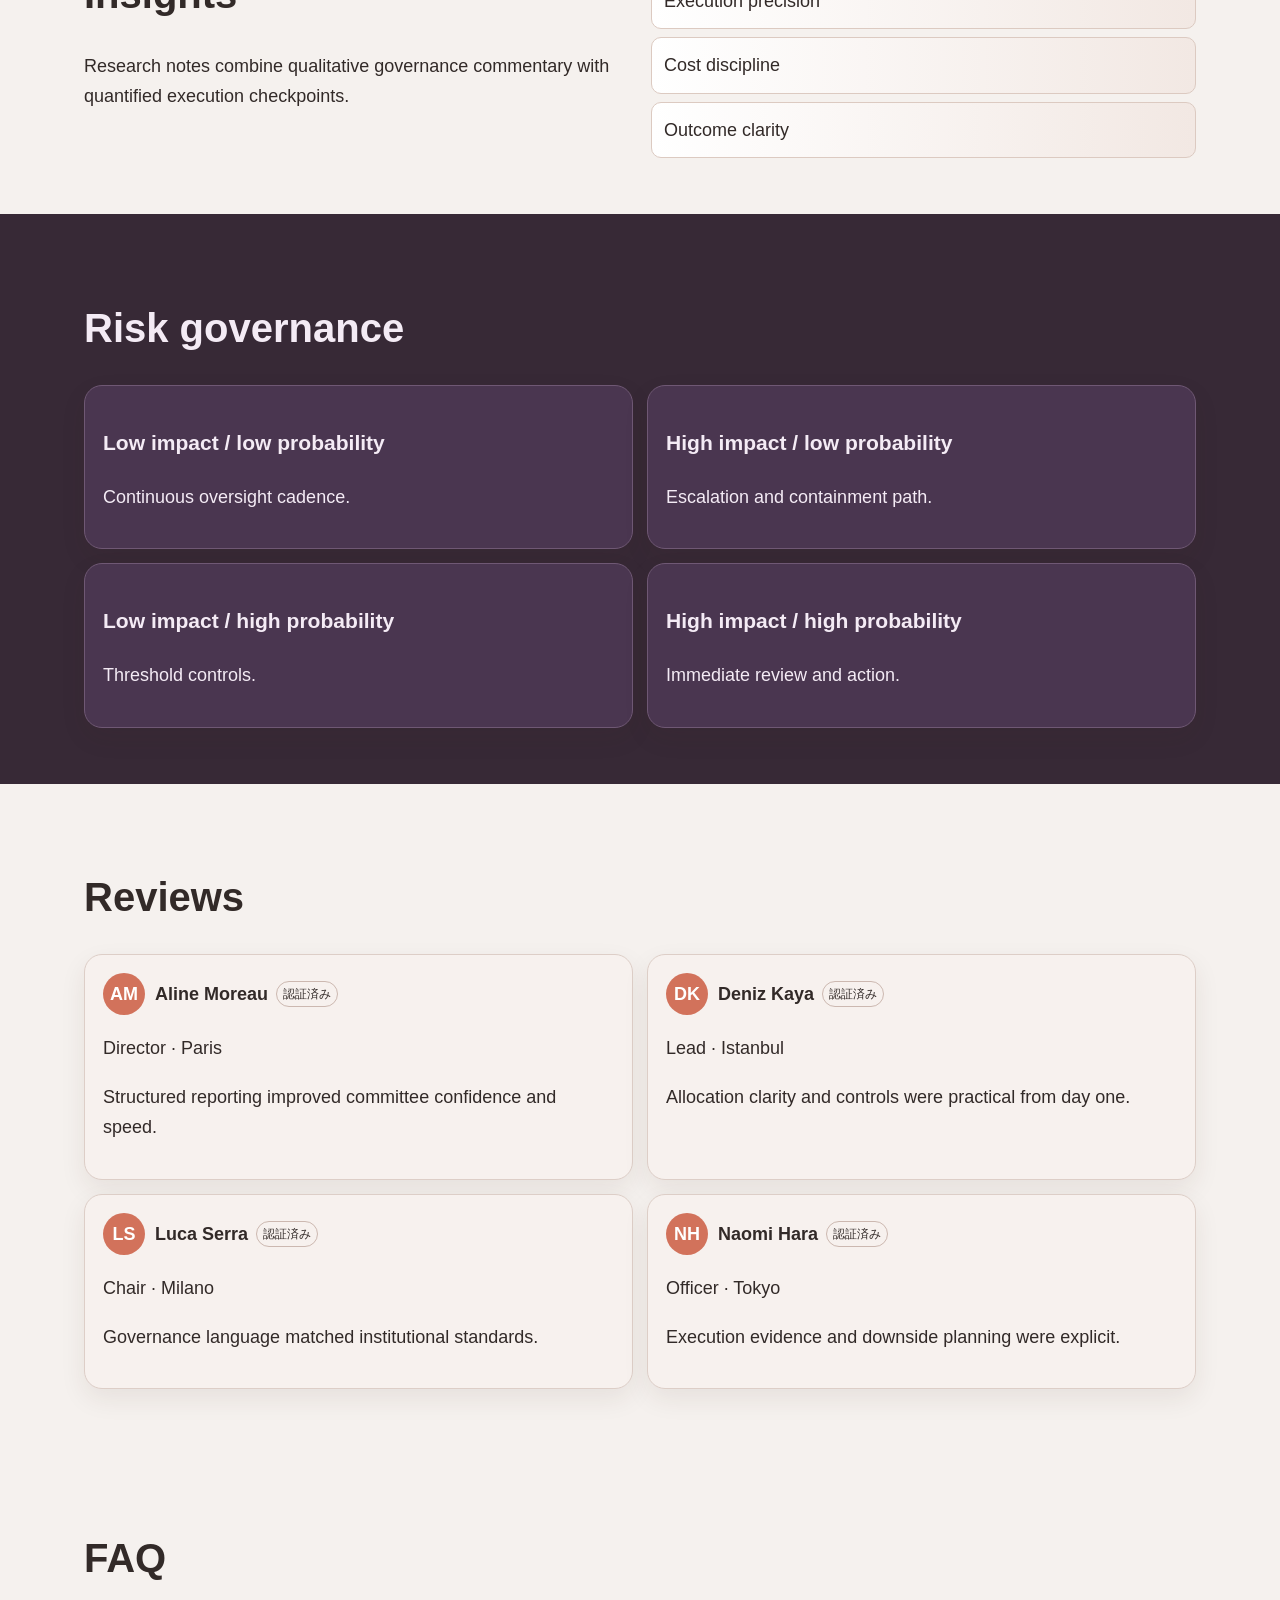
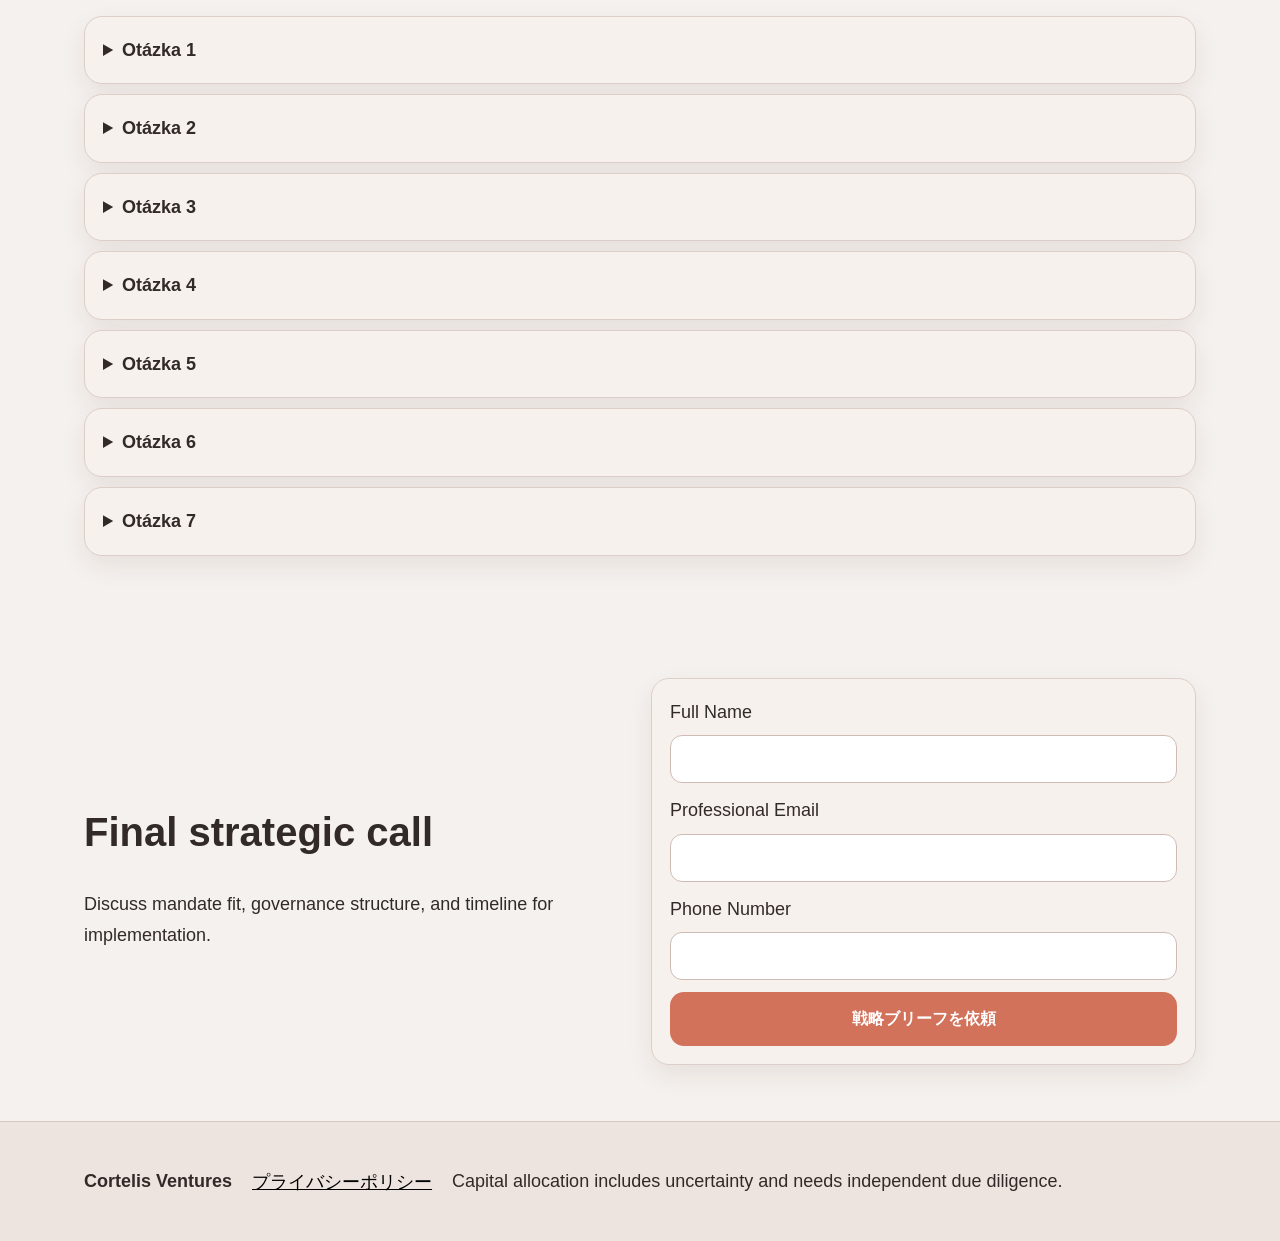
<file: jp/index.html>
<!doctype html><html lang="ja"><head><meta charset="utf-8"><meta name="viewport" content="width=device-width,initial-scale=1"><title>Cortelis Ventures</title><meta name="description" content="Cortelis Ventures institutional AI allocation platform."><link rel="stylesheet" href="../assets/style.css"></head><body>
<header class="site-header"><div class="container header-row"><div class="brand">Cortelis Ventures</div><nav class="desktop-nav"><a href="#sec0">Mandát</a><a href="#sec1">Trh</a><a href="#sec2">Štruktúra</a><a href="#sec3">Postup</a><a href="#sec4">Metriky</a><a href="#sec5">Poznatky</a><a href="#sec6">Riziko</a></nav><div class="header-actions"><div class="lang-wrap"><button class="lang-active">日本語</button><div class="lang-menu"><a href="../index.html"><span class="flag-svg"><svg viewBox="0 0 60 40"><rect width="60" height="40" fill="#1f3763"/><path d="M0 0l60 40M60 0L0 40" stroke="#fff" stroke-width="8"/><path d="M30 0v40M0 20h60" stroke="#fff" stroke-width="12"/><path d="M30 0v40M0 20h60" stroke="#b22234" stroke-width="6"/></svg></span><span>English</span></a><a href="../de/index.html"><span class="flag-svg"><svg viewBox="0 0 60 40"><rect width="60" height="13.4" fill="#000"/><rect y="13.3" width="60" height="13.4" fill="#d00"/><rect y="26.6" width="60" height="13.4" fill="#fc0"/></svg></span><span>Deutsch</span></a><a href="../fr/index.html"><span class="flag-svg"><svg viewBox="0 0 60 40"><rect width="20" height="40" fill="#05a"/><rect x="20" width="20" height="40" fill="#f4f4f0"/><rect x="40" width="20" height="40" fill="#e33"/></svg></span><span>Français</span></a><a href="../es/index.html"><span class="flag-svg"><svg viewBox="0 0 60 40"><rect width="60" height="40" fill="#c60b1e"/><rect y="10" width="60" height="20" fill="#ffc400"/></svg></span><span>Español</span></a><a href="../it/index.html"><span class="flag-svg"><svg viewBox="0 0 60 40"><rect width="20" height="40" fill="#093"/><rect x="20" width="20" height="40" fill="#f4f4f0"/><rect x="40" width="20" height="40" fill="#c33"/></svg></span><span>Italiano</span></a><a href="../tr/index.html"><span class="flag-svg"><svg viewBox="0 0 60 40"><rect width="60" height="40" fill="#e30a17"/><circle cx="24" cy="20" r="9" fill="#fff"/><circle cx="27" cy="20" r="7" fill="#e30a17"/></svg></span><span>Türkçe</span></a><a href="../pt/index.html"><span class="flag-svg"><svg viewBox="0 0 60 40"><rect width="24" height="40" fill="#046a38"/><rect x="24" width="36" height="40" fill="#da291c"/></svg></span><span>Português</span></a><a href="../jp/index.html"><span class="flag-svg"><svg viewBox="0 0 60 40"><rect width="60" height="40" fill="#f4f4f0"/><circle cx="30" cy="20" r="10" fill="#bc002d"/></svg></span><span>日本語</span></a><a href="../sk/index.html"><span class="flag-svg"><svg viewBox="0 0 60 40"><rect width="60" height="13.4" fill="#f4f4f0"/><rect y="13.3" width="60" height="13.4" fill="#0b4ea2"/><rect y="26.6" width="60" height="13.4" fill="#e22"/></svg></span><span>Slovenčina</span></a><a href="../be/index.html"><span class="flag-svg"><svg viewBox="0 0 60 40"><rect width="20" height="40" fill="#000"/><rect x="20" width="20" height="40" fill="#ffd90c"/><rect x="40" width="20" height="40" fill="#ef3340"/></svg></span><span>Belgium</span></a></div></div><a class="btn btn-primary" href="#lead-final">戦略ブリーフを依頼</a><button class="burger">☰</button></div></div></header>
<div class="drawer"><button class="drawer-close">✕</button><nav><a href="#sec0">Mandát</a><a href="#sec1">Trh</a><a href="#sec2">Štruktúra</a><a href="#sec3">Postup</a><a href="#sec4">Metriky</a><a href="#sec5">Poznatky</a><a href="#sec6">Riziko</a></nav><div class="drawer-lang"><a href="../index.html">English</a><a href="../de/index.html">Deutsch</a><a href="../fr/index.html">Français</a><a href="../es/index.html">Español</a><a href="../it/index.html">Italiano</a><a href="../tr/index.html">Türkçe</a><a href="../pt/index.html">Português</a><a href="../jp/index.html">日本語</a><a href="../sk/index.html">Slovenčina</a><a href="../be/index.html">Belgium</a></div><a class="btn btn-primary" href="#lead-final">戦略ブリーフを依頼</a></div><div class="backdrop"></div>
<main>
<section class="hero" id="sec0"><div class="container"><div class="hero-grid"><div><h1>規律ある執行を備えた機関投資家向けAI投資</h1><p>Cortelis Ventures offers institutional governance, allocation design, and reporting discipline for advanced capital programs.</p><p>The framework balances liquidity, compliance, and execution reliability across dynamic AI opportunity sets.</p><div class="return-card"><span>Target corridor under governance discipline</span><strong>8–15% monthly · 80–200% annualized</strong><small>Illustrative corridor, never guaranteed.</small></div><div class="support-cards"><article><h3>Volatility containment</h3><p>Position sizing, regime filters, and escalation triggers.</p></article><article><h3>Allocation architecture</h3><p>Core, growth, and optionality sleeves with committee checkpoints.</p></article></div></div><div class="lead-card"><h2>Strategic consultation</h2><form><label>Full Name<input type="text"></label><label>Professional Email<input type="email"></label><label>Phone Number<input type="tel"></label><button class="btn btn-primary">戦略ブリーフを依頼</button></form></div></div><div class="calculator"><h3>Institutional Allocation Calculator</h3><div class="calc-row"><div class="segmented"><button class="seg active" data-amount="10000">10k</button><button class="seg" data-amount="50000">50k</button><button class="seg" data-amount="150000">150k</button></div><label>Months <output class="months-value">12</output><input class="months-slider" type="range" min="3" max="24" value="12"></label><div class="calc-results"><div><span>Low</span><strong class="low"></strong></div><div><span>Base</span><strong class="base"></strong></div><div><span>High</span><strong class="high"></strong></div></div></div><p class="calc-disc">Illustrative only — not a guarantee.</p></div></div></section>
<section class="kpi" id="sec1"><div class="container three-col"><article><h3>38</h3><p>Live allocations</p></article><article><h3>26</h3><p>Committee reports</p></article><article><h3>94%</h3><p>Execution precision</p></article></div></section>
<section id="sec2" class="split"><div class="container split-grid"><div><h2>Why market now</h2><p>Demand, infrastructure adoption, and enterprise transformation create a durable opportunity set for disciplined mandates.</p></div><div class="visual donut"><div class="ring">67%</div><ul><li>Demand</li><li>Adoption</li><li>Valuation reset</li></ul></div></div></section>
<section id="sec3" class="alt"><div class="container split-grid reverse"><div class="visual stack"><div class="bar"><span style="width:30%">Core</span><span style="width:34%">Growth</span><span style="width:36%">Optionality</span></div></div><div><h2>Allocation blueprint</h2><p>Structured sleeves align mandate fit, timing, and compliance obligations.</p></div></div></section>
<section id="sec4" class="timeline"><div class="container"><h2>Execution timeline</h2><div class="time-grid"><article><h3>Week 1</h3><p>Mandate mapping.</p></article><article><h3>Week 2</h3><p>Screening and scoring.</p></article><article><h3>Week 3</h3><p>Scenario review.</p></article><article><h3>Week 4</h3><p>Committee packet.</p></article></div></div></section>
<section id="sec5" class="metrics"><div class="container"><h2>Metrics</h2><div class="card-grid"><article class="metric-card"><h3>Hierarchy panel</h3><p>Primary and secondary indicators with context and implication.</p></article><article class="metric-card"><h3>Comparison chart</h3><p>Relative baseline versus broad market basket.</p></article><article class="metric-card"><h3>Scenario columns</h3><p>Low, base, and high corridor interpretation.</p></article></div></div></section>
<section id="sec6" class="insights"><div class="container split-grid"><div><h2>Insights</h2><p>Research notes combine qualitative governance commentary with quantified execution checkpoints.</p></div><div class="waterfall"><div>Signal quality</div><div>Execution precision</div><div>Cost discipline</div><div>Outcome clarity</div></div></div></section>
<section id="sec7" class="risk dark"><div class="container"><h2>Risk governance</h2><div class="matrix"><div><h3>Low impact / low probability</h3><p>Continuous oversight cadence.</p></div><div><h3>High impact / low probability</h3><p>Escalation and containment path.</p></div><div><h3>Low impact / high probability</h3><p>Threshold controls.</p></div><div><h3>High impact / high probability</h3><p>Immediate review and action.</p></div></div></div></section>
<section class="reviews" id="sec8"><div class="container"><h2>Reviews</h2><div class="review-grid"><article class="review-card"><div class="review-head"><div class="avatar">AM</div><div class="name-row"><strong>Aline Moreau</strong><span>認証済み</span></div></div><p>Director · Paris</p><p>Structured reporting improved committee confidence and speed.</p></article><article class="review-card"><div class="review-head"><div class="avatar">DK</div><div class="name-row"><strong>Deniz Kaya</strong><span>認証済み</span></div></div><p>Lead · Istanbul</p><p>Allocation clarity and controls were practical from day one.</p></article><article class="review-card"><div class="review-head"><div class="avatar">LS</div><div class="name-row"><strong>Luca Serra</strong><span>認証済み</span></div></div><p>Chair · Milano</p><p>Governance language matched institutional standards.</p></article><article class="review-card"><div class="review-head"><div class="avatar">NH</div><div class="name-row"><strong>Naomi Hara</strong><span>認証済み</span></div></div><p>Officer · Tokyo</p><p>Execution evidence and downside planning were explicit.</p></article></div></div></section>
<section class="faq" id="sec9"><div class="container"><h2>FAQ</h2><details class="faq-item"><summary>Otázka 1</summary><p>Štruktúrovaná odpoveď pre výbor s dôrazom na riadenie a realizáciu.</p></details><details class="faq-item"><summary>Otázka 2</summary><p>Štruktúrovaná odpoveď pre výbor s dôrazom na riadenie a realizáciu.</p></details><details class="faq-item"><summary>Otázka 3</summary><p>Štruktúrovaná odpoveď pre výbor s dôrazom na riadenie a realizáciu.</p></details><details class="faq-item"><summary>Otázka 4</summary><p>Štruktúrovaná odpoveď pre výbor s dôrazom na riadenie a realizáciu.</p></details><details class="faq-item"><summary>Otázka 5</summary><p>Štruktúrovaná odpoveď pre výbor s dôrazom na riadenie a realizáciu.</p></details><details class="faq-item"><summary>Otázka 6</summary><p>Štruktúrovaná odpoveď pre výbor s dôrazom na riadenie a realizáciu.</p></details><details class="faq-item"><summary>Otázka 7</summary><p>Štruktúrovaná odpoveď pre výbor s dôrazom na riadenie a realizáciu.</p></details></div></section>
<section class="final" id="lead-final"><div class="container split-grid"><div><h2>Final strategic call</h2><p>Discuss mandate fit, governance structure, and timeline for implementation.</p></div><div class="lead-card"><form><label>Full Name<input type="text"></label><label>Professional Email<input type="email"></label><label>Phone Number<input type="tel"></label><button class="btn btn-primary">戦略ブリーフを依頼</button></form></div></div></section>
</main>
<footer><div class="container footer-row"><strong>Cortelis Ventures</strong><button class="privacy-link">プライバシーポリシー</button><p>Capital allocation includes uncertainty and needs independent due diligence.</p></div></footer>
<div class="modal"><div class="modal-dialog"><button class="modal-x">✕</button><h2>プライバシーポリシー</h2><div class="modal-content"><h3>Introduction</h3><p>Policy overview for data handling and governance.</p><h3>Data collection</h3><p>Contact details and communication records.</p><h3>Legal basis</h3><p>Legitimate processing purpose and consent flow.</p><h3>Cookies</h3><p>Session and analytics preferences.</p><h3>Retention</h3><p>Storage duration follows regulatory norms.</p><h3>Third-party sharing</h3><p>Service providers operate under contractual controls.</p><h3>Security</h3><p>Encryption, access segregation, and audit practice.</p><h3>User rights</h3><p>Access, correction, deletion, and objection channels.</p><h3>International transfers</h3><p>Transfer safeguards and contractual standards.</p><h3>Industry risk disclosure</h3><p>AI-linked assets can fluctuate materially.</p><h3>Contact</h3><p>privacy@cortelisventures.com</p></div><div class="modal-footer"><button class="btn btn-secondary modal-close">閉じる</button></div></div></div>
<script defer src="../assets/app.js"></script></body></html>
</file>
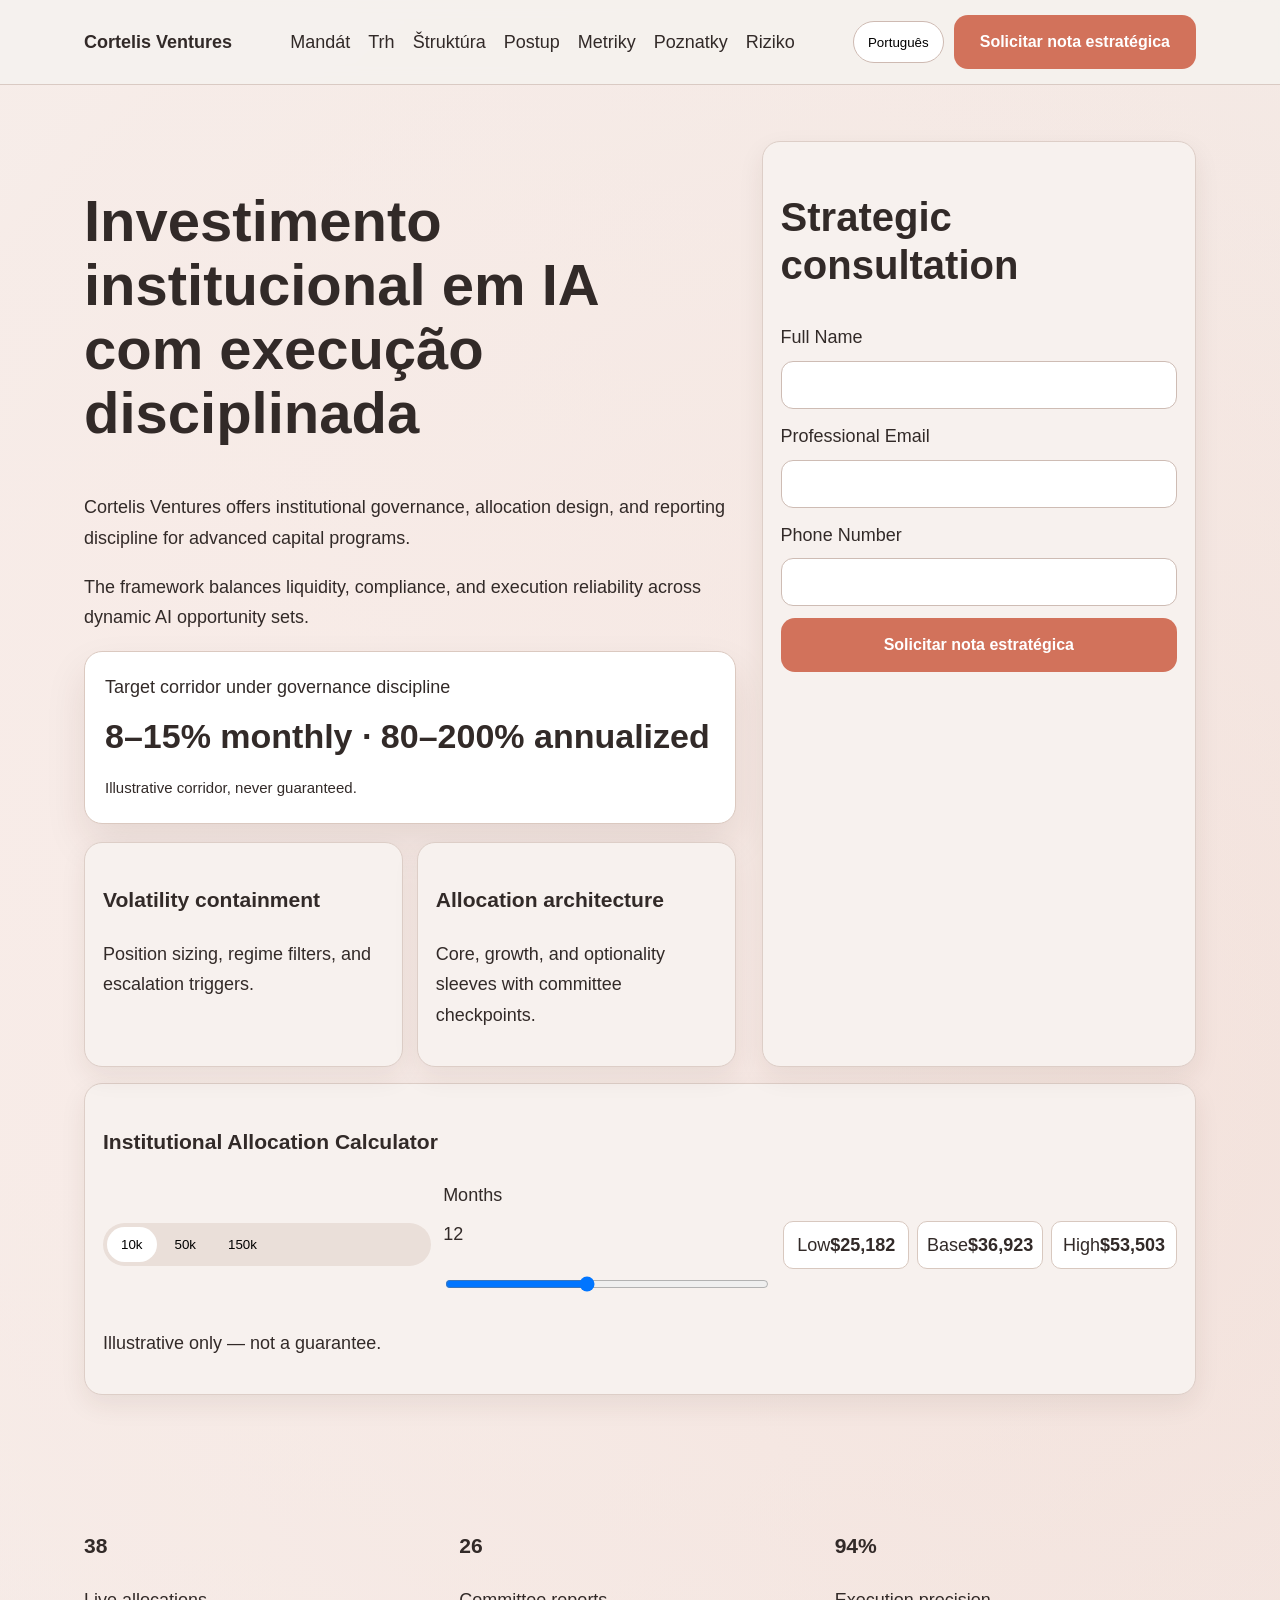
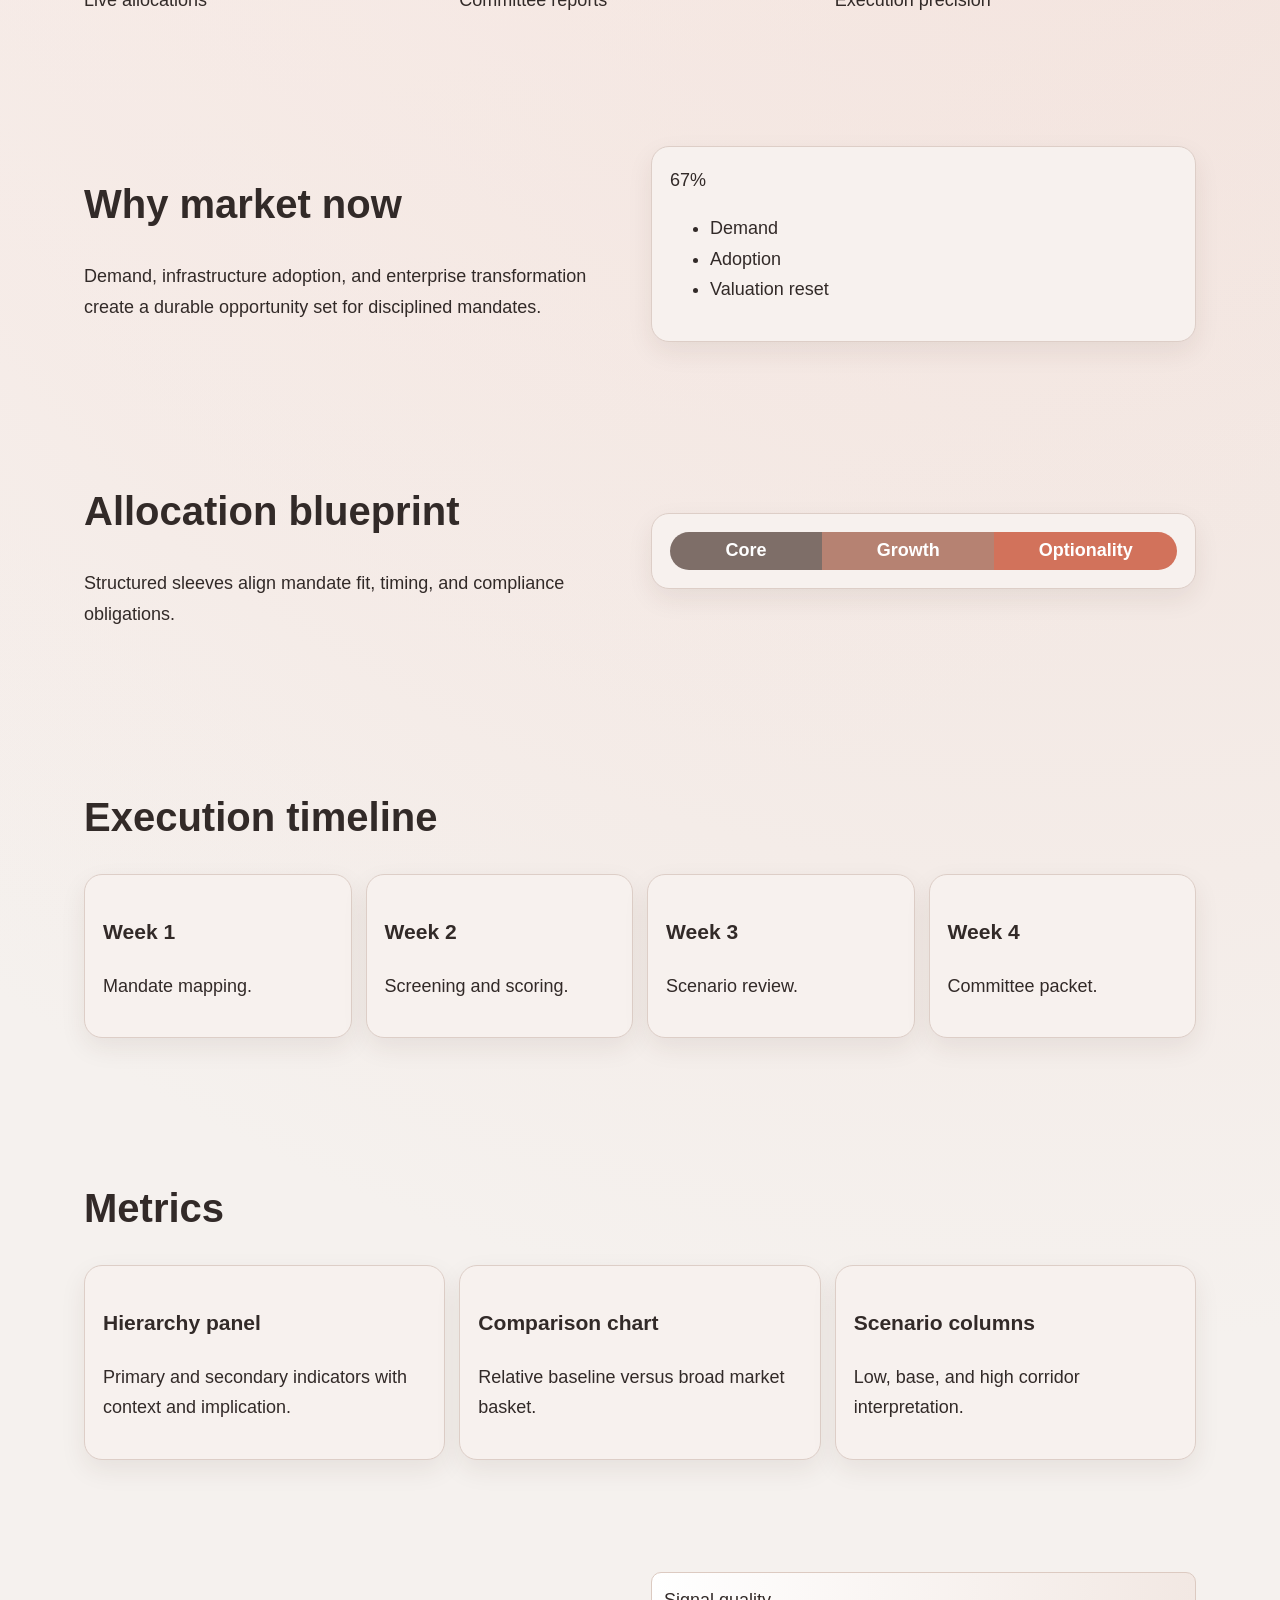
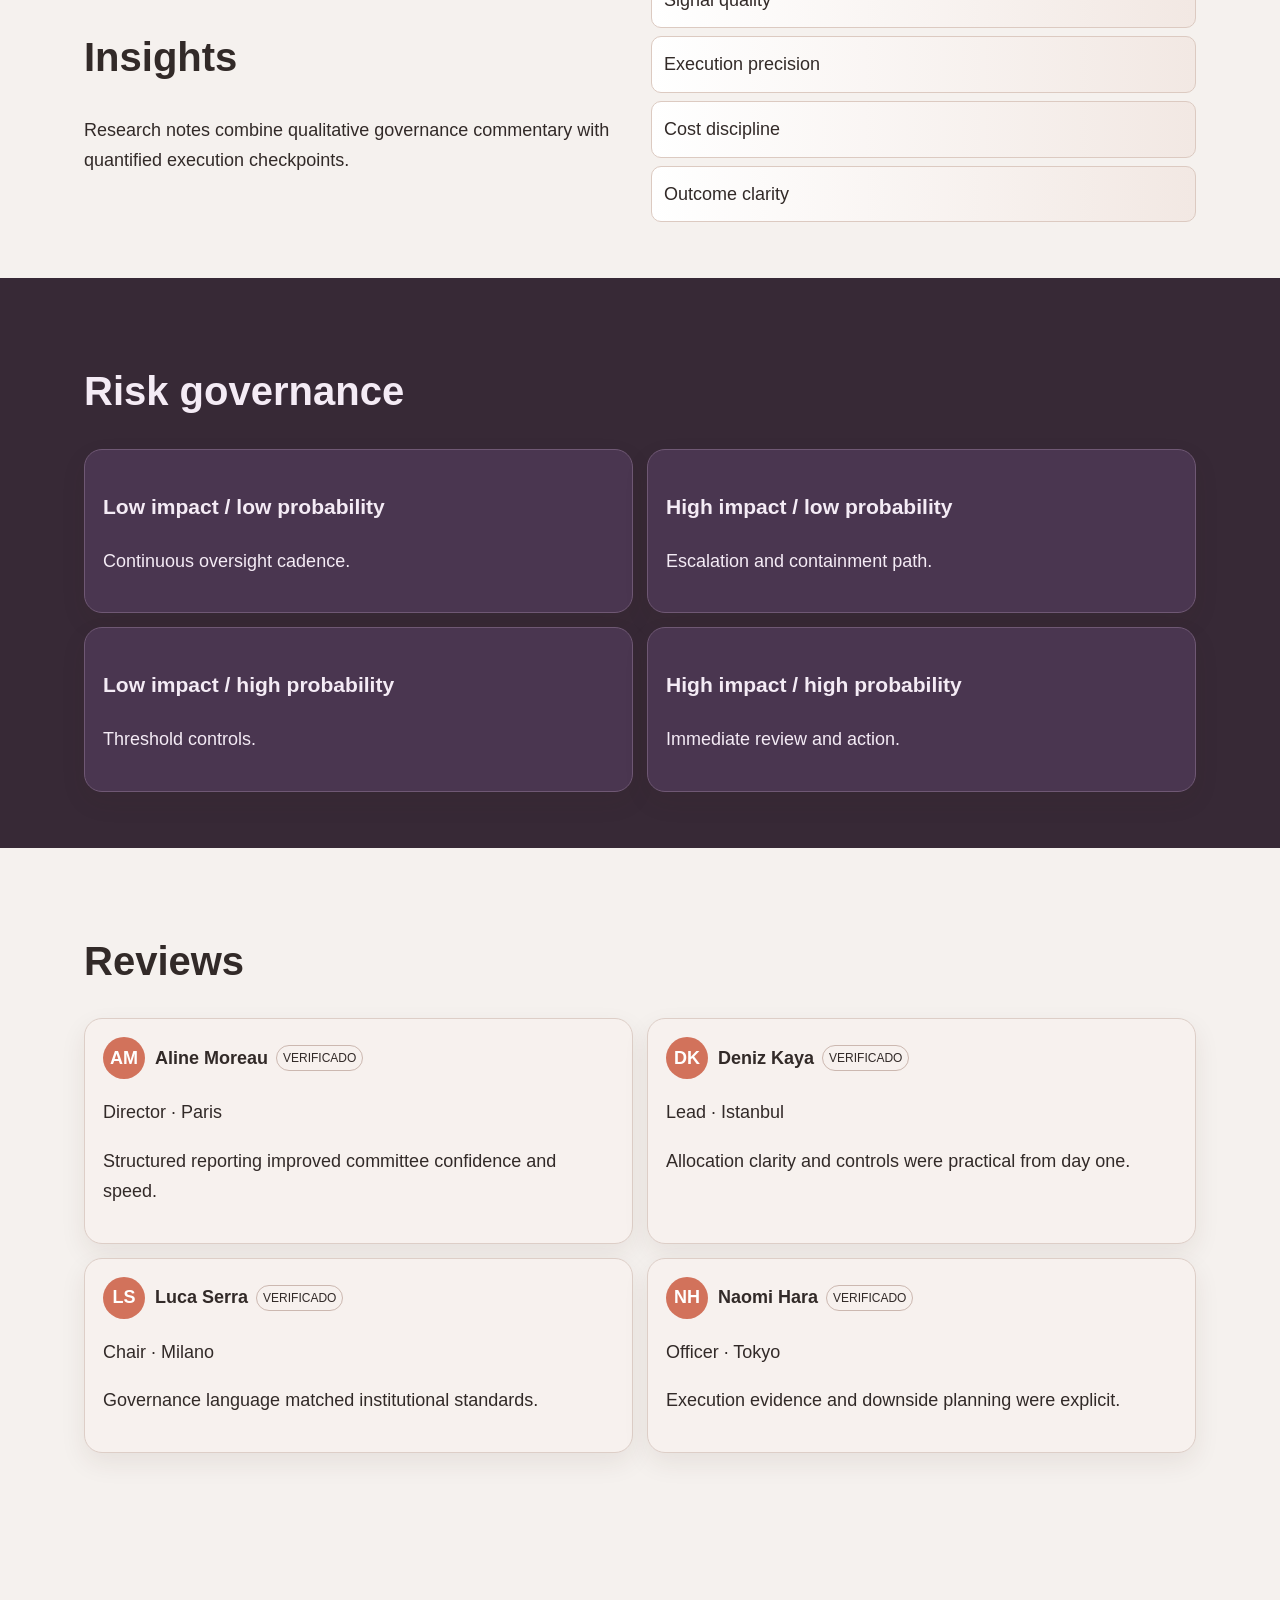
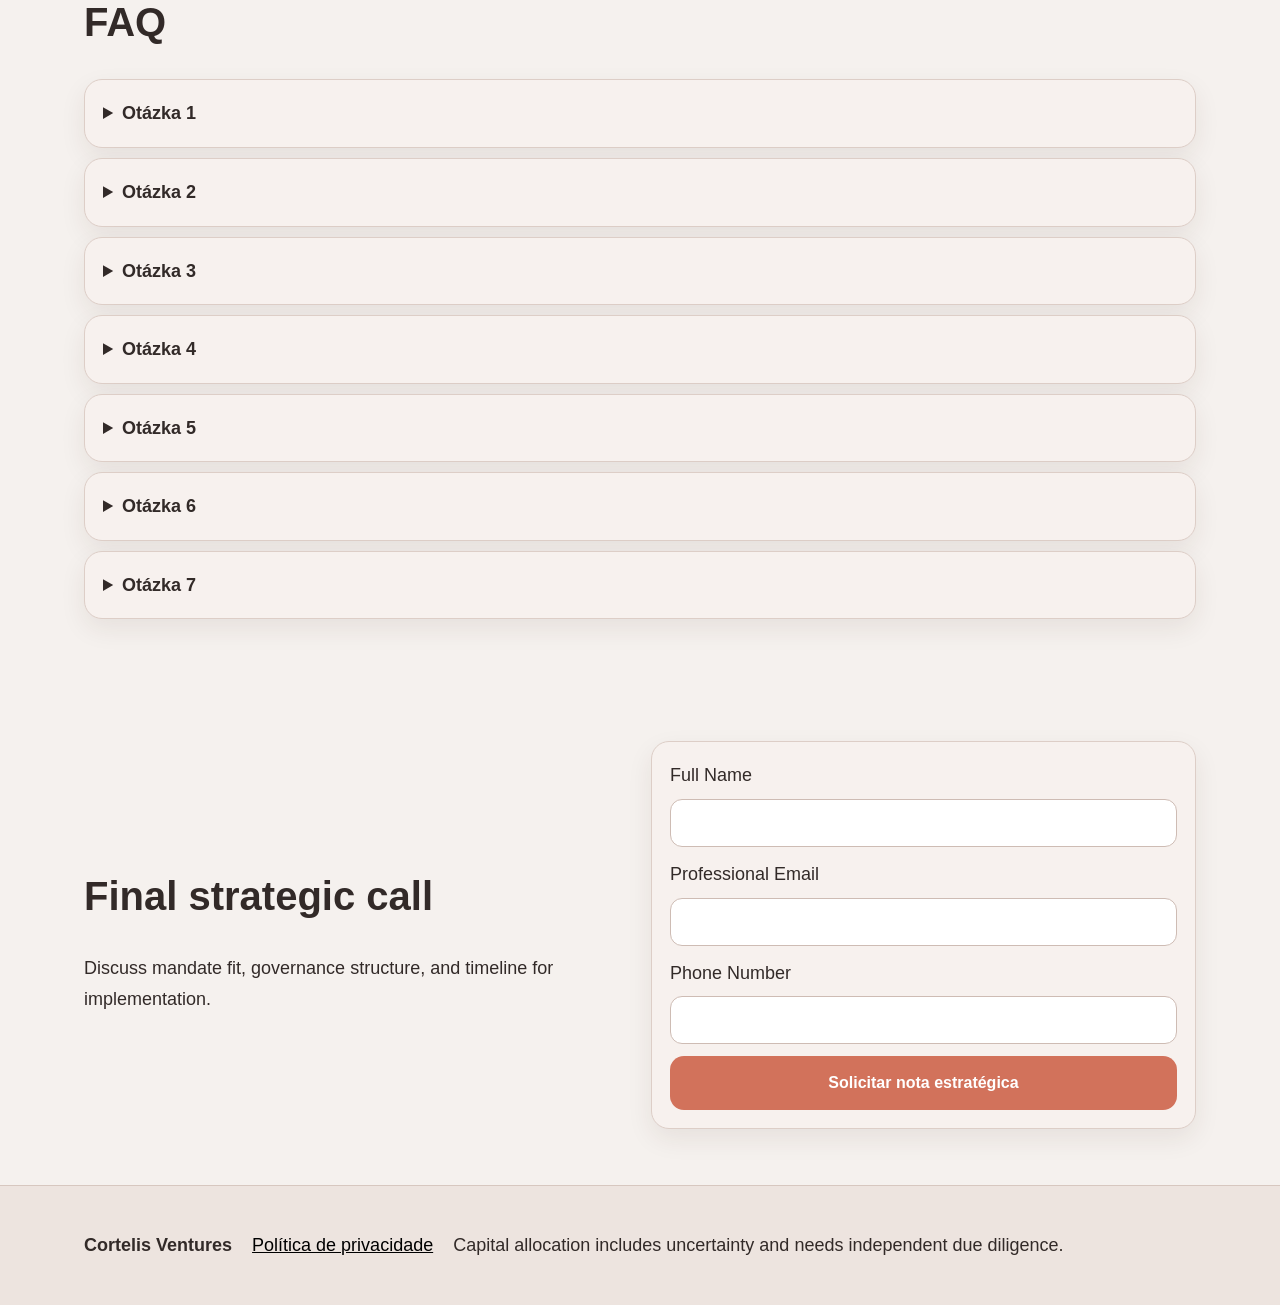
<file: pt/index.html>
<!doctype html><html lang="pt"><head><meta charset="utf-8"><meta name="viewport" content="width=device-width,initial-scale=1"><title>Cortelis Ventures</title><meta name="description" content="Cortelis Ventures institutional AI allocation platform."><link rel="stylesheet" href="../assets/style.css"></head><body>
<header class="site-header"><div class="container header-row"><div class="brand">Cortelis Ventures</div><nav class="desktop-nav"><a href="#sec0">Mandát</a><a href="#sec1">Trh</a><a href="#sec2">Štruktúra</a><a href="#sec3">Postup</a><a href="#sec4">Metriky</a><a href="#sec5">Poznatky</a><a href="#sec6">Riziko</a></nav><div class="header-actions"><div class="lang-wrap"><button class="lang-active">Português</button><div class="lang-menu"><a href="../index.html"><span class="flag-svg"><svg viewBox="0 0 60 40"><rect width="60" height="40" fill="#1f3763"/><path d="M0 0l60 40M60 0L0 40" stroke="#fff" stroke-width="8"/><path d="M30 0v40M0 20h60" stroke="#fff" stroke-width="12"/><path d="M30 0v40M0 20h60" stroke="#b22234" stroke-width="6"/></svg></span><span>English</span></a><a href="../de/index.html"><span class="flag-svg"><svg viewBox="0 0 60 40"><rect width="60" height="13.4" fill="#000"/><rect y="13.3" width="60" height="13.4" fill="#d00"/><rect y="26.6" width="60" height="13.4" fill="#fc0"/></svg></span><span>Deutsch</span></a><a href="../fr/index.html"><span class="flag-svg"><svg viewBox="0 0 60 40"><rect width="20" height="40" fill="#05a"/><rect x="20" width="20" height="40" fill="#f4f4f0"/><rect x="40" width="20" height="40" fill="#e33"/></svg></span><span>Français</span></a><a href="../es/index.html"><span class="flag-svg"><svg viewBox="0 0 60 40"><rect width="60" height="40" fill="#c60b1e"/><rect y="10" width="60" height="20" fill="#ffc400"/></svg></span><span>Español</span></a><a href="../it/index.html"><span class="flag-svg"><svg viewBox="0 0 60 40"><rect width="20" height="40" fill="#093"/><rect x="20" width="20" height="40" fill="#f4f4f0"/><rect x="40" width="20" height="40" fill="#c33"/></svg></span><span>Italiano</span></a><a href="../tr/index.html"><span class="flag-svg"><svg viewBox="0 0 60 40"><rect width="60" height="40" fill="#e30a17"/><circle cx="24" cy="20" r="9" fill="#fff"/><circle cx="27" cy="20" r="7" fill="#e30a17"/></svg></span><span>Türkçe</span></a><a href="../pt/index.html"><span class="flag-svg"><svg viewBox="0 0 60 40"><rect width="24" height="40" fill="#046a38"/><rect x="24" width="36" height="40" fill="#da291c"/></svg></span><span>Português</span></a><a href="../jp/index.html"><span class="flag-svg"><svg viewBox="0 0 60 40"><rect width="60" height="40" fill="#f4f4f0"/><circle cx="30" cy="20" r="10" fill="#bc002d"/></svg></span><span>日本語</span></a><a href="../sk/index.html"><span class="flag-svg"><svg viewBox="0 0 60 40"><rect width="60" height="13.4" fill="#f4f4f0"/><rect y="13.3" width="60" height="13.4" fill="#0b4ea2"/><rect y="26.6" width="60" height="13.4" fill="#e22"/></svg></span><span>Slovenčina</span></a><a href="../be/index.html"><span class="flag-svg"><svg viewBox="0 0 60 40"><rect width="20" height="40" fill="#000"/><rect x="20" width="20" height="40" fill="#ffd90c"/><rect x="40" width="20" height="40" fill="#ef3340"/></svg></span><span>Belgium</span></a></div></div><a class="btn btn-primary" href="#lead-final">Solicitar nota estratégica</a><button class="burger">☰</button></div></div></header>
<div class="drawer"><button class="drawer-close">✕</button><nav><a href="#sec0">Mandát</a><a href="#sec1">Trh</a><a href="#sec2">Štruktúra</a><a href="#sec3">Postup</a><a href="#sec4">Metriky</a><a href="#sec5">Poznatky</a><a href="#sec6">Riziko</a></nav><div class="drawer-lang"><a href="../index.html">English</a><a href="../de/index.html">Deutsch</a><a href="../fr/index.html">Français</a><a href="../es/index.html">Español</a><a href="../it/index.html">Italiano</a><a href="../tr/index.html">Türkçe</a><a href="../pt/index.html">Português</a><a href="../jp/index.html">日本語</a><a href="../sk/index.html">Slovenčina</a><a href="../be/index.html">Belgium</a></div><a class="btn btn-primary" href="#lead-final">Solicitar nota estratégica</a></div><div class="backdrop"></div>
<main>
<section class="hero" id="sec0"><div class="container"><div class="hero-grid"><div><h1>Investimento institucional em IA com execução disciplinada</h1><p>Cortelis Ventures offers institutional governance, allocation design, and reporting discipline for advanced capital programs.</p><p>The framework balances liquidity, compliance, and execution reliability across dynamic AI opportunity sets.</p><div class="return-card"><span>Target corridor under governance discipline</span><strong>8–15% monthly · 80–200% annualized</strong><small>Illustrative corridor, never guaranteed.</small></div><div class="support-cards"><article><h3>Volatility containment</h3><p>Position sizing, regime filters, and escalation triggers.</p></article><article><h3>Allocation architecture</h3><p>Core, growth, and optionality sleeves with committee checkpoints.</p></article></div></div><div class="lead-card"><h2>Strategic consultation</h2><form><label>Full Name<input type="text"></label><label>Professional Email<input type="email"></label><label>Phone Number<input type="tel"></label><button class="btn btn-primary">Solicitar nota estratégica</button></form></div></div><div class="calculator"><h3>Institutional Allocation Calculator</h3><div class="calc-row"><div class="segmented"><button class="seg active" data-amount="10000">10k</button><button class="seg" data-amount="50000">50k</button><button class="seg" data-amount="150000">150k</button></div><label>Months <output class="months-value">12</output><input class="months-slider" type="range" min="3" max="24" value="12"></label><div class="calc-results"><div><span>Low</span><strong class="low"></strong></div><div><span>Base</span><strong class="base"></strong></div><div><span>High</span><strong class="high"></strong></div></div></div><p class="calc-disc">Illustrative only — not a guarantee.</p></div></div></section>
<section class="kpi" id="sec1"><div class="container three-col"><article><h3>38</h3><p>Live allocations</p></article><article><h3>26</h3><p>Committee reports</p></article><article><h3>94%</h3><p>Execution precision</p></article></div></section>
<section id="sec2" class="split"><div class="container split-grid"><div><h2>Why market now</h2><p>Demand, infrastructure adoption, and enterprise transformation create a durable opportunity set for disciplined mandates.</p></div><div class="visual donut"><div class="ring">67%</div><ul><li>Demand</li><li>Adoption</li><li>Valuation reset</li></ul></div></div></section>
<section id="sec3" class="alt"><div class="container split-grid reverse"><div class="visual stack"><div class="bar"><span style="width:30%">Core</span><span style="width:34%">Growth</span><span style="width:36%">Optionality</span></div></div><div><h2>Allocation blueprint</h2><p>Structured sleeves align mandate fit, timing, and compliance obligations.</p></div></div></section>
<section id="sec4" class="timeline"><div class="container"><h2>Execution timeline</h2><div class="time-grid"><article><h3>Week 1</h3><p>Mandate mapping.</p></article><article><h3>Week 2</h3><p>Screening and scoring.</p></article><article><h3>Week 3</h3><p>Scenario review.</p></article><article><h3>Week 4</h3><p>Committee packet.</p></article></div></div></section>
<section id="sec5" class="metrics"><div class="container"><h2>Metrics</h2><div class="card-grid"><article class="metric-card"><h3>Hierarchy panel</h3><p>Primary and secondary indicators with context and implication.</p></article><article class="metric-card"><h3>Comparison chart</h3><p>Relative baseline versus broad market basket.</p></article><article class="metric-card"><h3>Scenario columns</h3><p>Low, base, and high corridor interpretation.</p></article></div></div></section>
<section id="sec6" class="insights"><div class="container split-grid"><div><h2>Insights</h2><p>Research notes combine qualitative governance commentary with quantified execution checkpoints.</p></div><div class="waterfall"><div>Signal quality</div><div>Execution precision</div><div>Cost discipline</div><div>Outcome clarity</div></div></div></section>
<section id="sec7" class="risk dark"><div class="container"><h2>Risk governance</h2><div class="matrix"><div><h3>Low impact / low probability</h3><p>Continuous oversight cadence.</p></div><div><h3>High impact / low probability</h3><p>Escalation and containment path.</p></div><div><h3>Low impact / high probability</h3><p>Threshold controls.</p></div><div><h3>High impact / high probability</h3><p>Immediate review and action.</p></div></div></div></section>
<section class="reviews" id="sec8"><div class="container"><h2>Reviews</h2><div class="review-grid"><article class="review-card"><div class="review-head"><div class="avatar">AM</div><div class="name-row"><strong>Aline Moreau</strong><span>VERIFICADO</span></div></div><p>Director · Paris</p><p>Structured reporting improved committee confidence and speed.</p></article><article class="review-card"><div class="review-head"><div class="avatar">DK</div><div class="name-row"><strong>Deniz Kaya</strong><span>VERIFICADO</span></div></div><p>Lead · Istanbul</p><p>Allocation clarity and controls were practical from day one.</p></article><article class="review-card"><div class="review-head"><div class="avatar">LS</div><div class="name-row"><strong>Luca Serra</strong><span>VERIFICADO</span></div></div><p>Chair · Milano</p><p>Governance language matched institutional standards.</p></article><article class="review-card"><div class="review-head"><div class="avatar">NH</div><div class="name-row"><strong>Naomi Hara</strong><span>VERIFICADO</span></div></div><p>Officer · Tokyo</p><p>Execution evidence and downside planning were explicit.</p></article></div></div></section>
<section class="faq" id="sec9"><div class="container"><h2>FAQ</h2><details class="faq-item"><summary>Otázka 1</summary><p>Štruktúrovaná odpoveď pre výbor s dôrazom na riadenie a realizáciu.</p></details><details class="faq-item"><summary>Otázka 2</summary><p>Štruktúrovaná odpoveď pre výbor s dôrazom na riadenie a realizáciu.</p></details><details class="faq-item"><summary>Otázka 3</summary><p>Štruktúrovaná odpoveď pre výbor s dôrazom na riadenie a realizáciu.</p></details><details class="faq-item"><summary>Otázka 4</summary><p>Štruktúrovaná odpoveď pre výbor s dôrazom na riadenie a realizáciu.</p></details><details class="faq-item"><summary>Otázka 5</summary><p>Štruktúrovaná odpoveď pre výbor s dôrazom na riadenie a realizáciu.</p></details><details class="faq-item"><summary>Otázka 6</summary><p>Štruktúrovaná odpoveď pre výbor s dôrazom na riadenie a realizáciu.</p></details><details class="faq-item"><summary>Otázka 7</summary><p>Štruktúrovaná odpoveď pre výbor s dôrazom na riadenie a realizáciu.</p></details></div></section>
<section class="final" id="lead-final"><div class="container split-grid"><div><h2>Final strategic call</h2><p>Discuss mandate fit, governance structure, and timeline for implementation.</p></div><div class="lead-card"><form><label>Full Name<input type="text"></label><label>Professional Email<input type="email"></label><label>Phone Number<input type="tel"></label><button class="btn btn-primary">Solicitar nota estratégica</button></form></div></div></section>
</main>
<footer><div class="container footer-row"><strong>Cortelis Ventures</strong><button class="privacy-link">Política de privacidade</button><p>Capital allocation includes uncertainty and needs independent due diligence.</p></div></footer>
<div class="modal"><div class="modal-dialog"><button class="modal-x">✕</button><h2>Política de privacidade</h2><div class="modal-content"><h3>Introduction</h3><p>Policy overview for data handling and governance.</p><h3>Data collection</h3><p>Contact details and communication records.</p><h3>Legal basis</h3><p>Legitimate processing purpose and consent flow.</p><h3>Cookies</h3><p>Session and analytics preferences.</p><h3>Retention</h3><p>Storage duration follows regulatory norms.</p><h3>Third-party sharing</h3><p>Service providers operate under contractual controls.</p><h3>Security</h3><p>Encryption, access segregation, and audit practice.</p><h3>User rights</h3><p>Access, correction, deletion, and objection channels.</p><h3>International transfers</h3><p>Transfer safeguards and contractual standards.</p><h3>Industry risk disclosure</h3><p>AI-linked assets can fluctuate materially.</p><h3>Contact</h3><p>privacy@cortelisventures.com</p></div><div class="modal-footer"><button class="btn btn-secondary modal-close">Fechar</button></div></div></div>
<script defer src="../assets/app.js"></script></body></html>
</file>
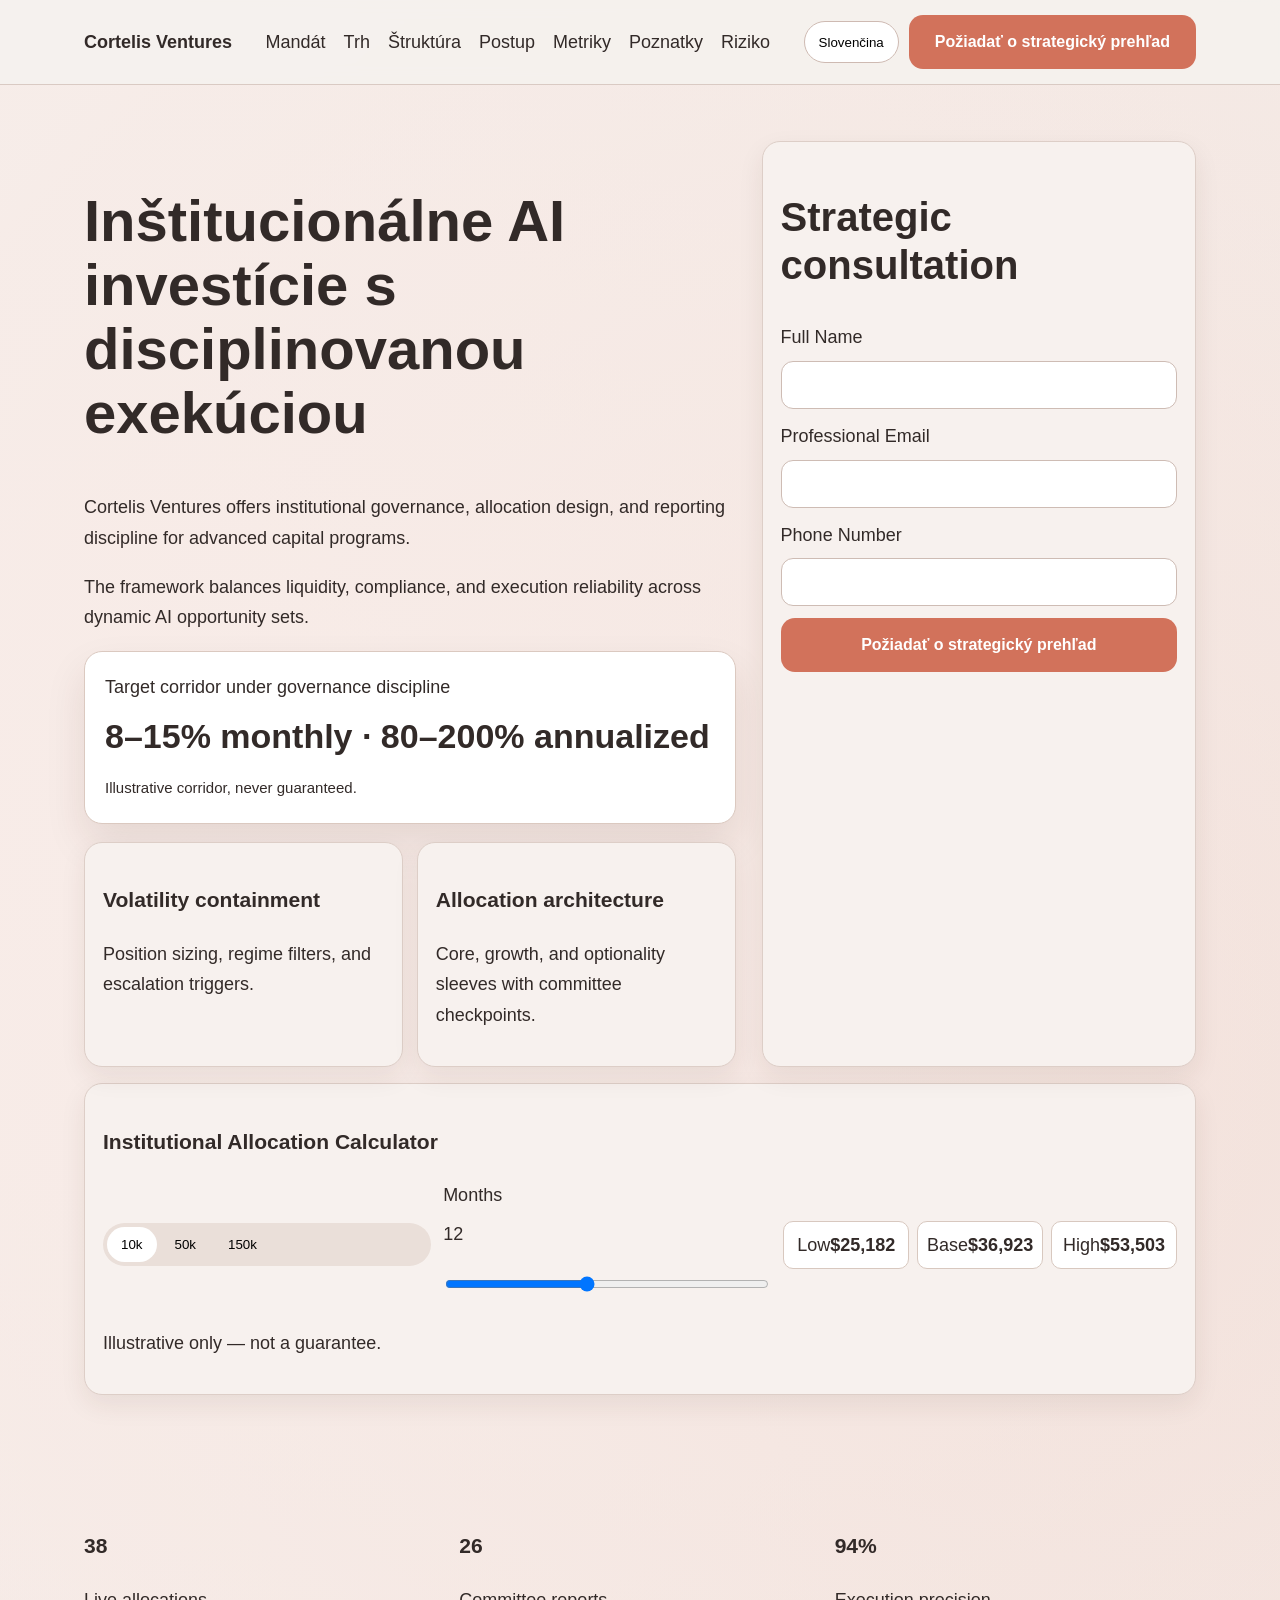
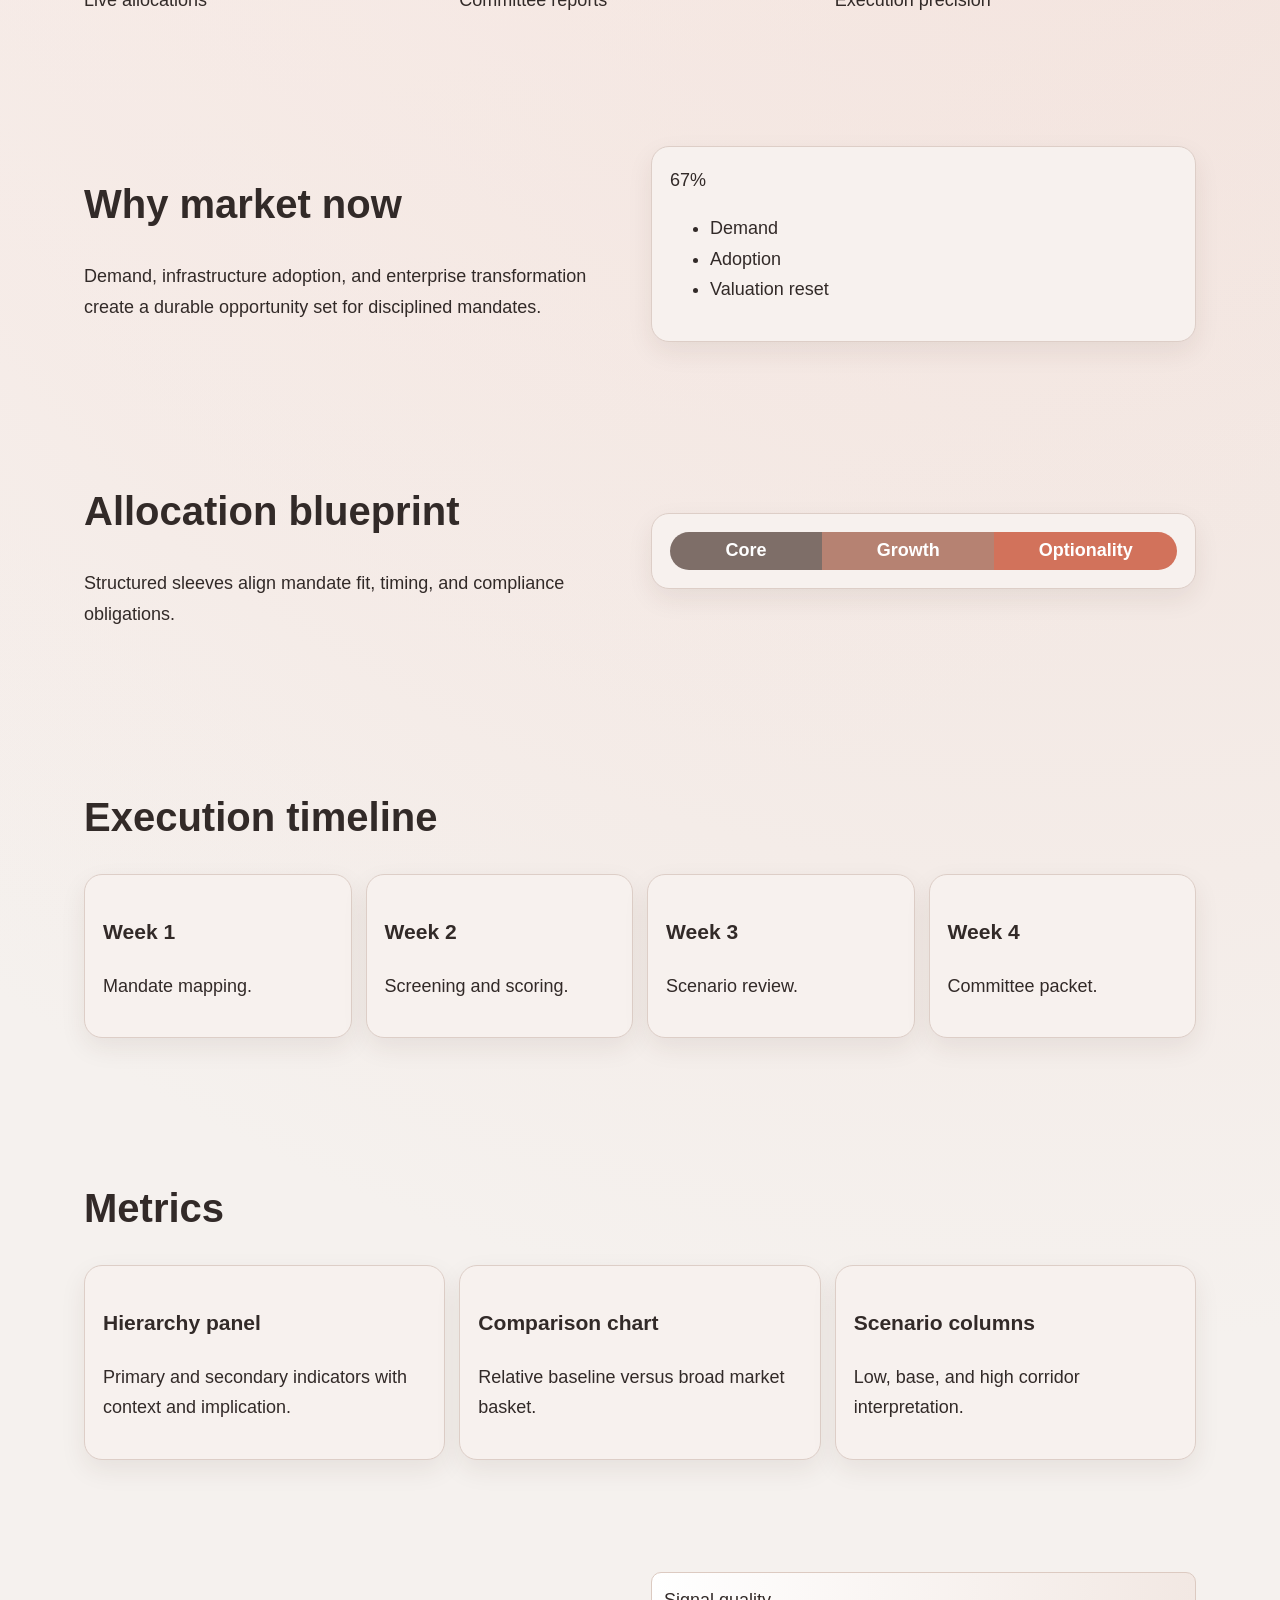
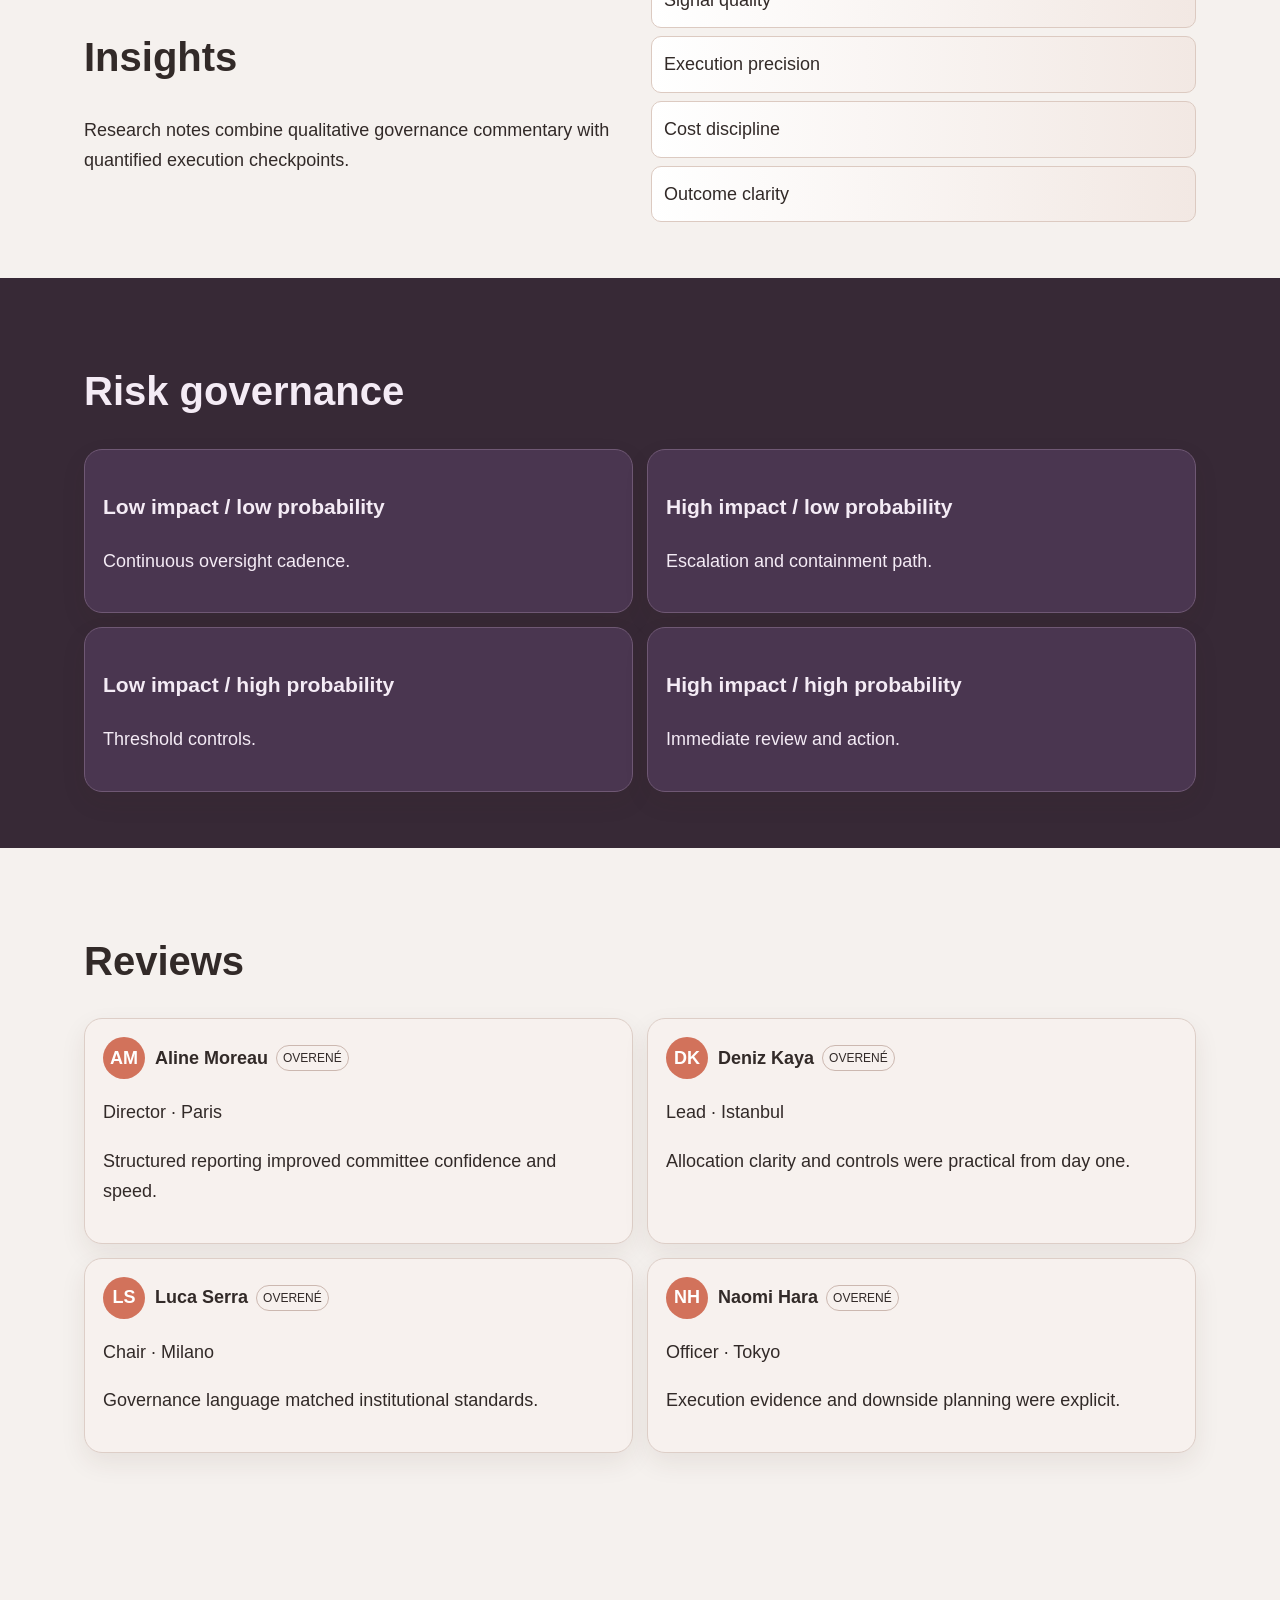
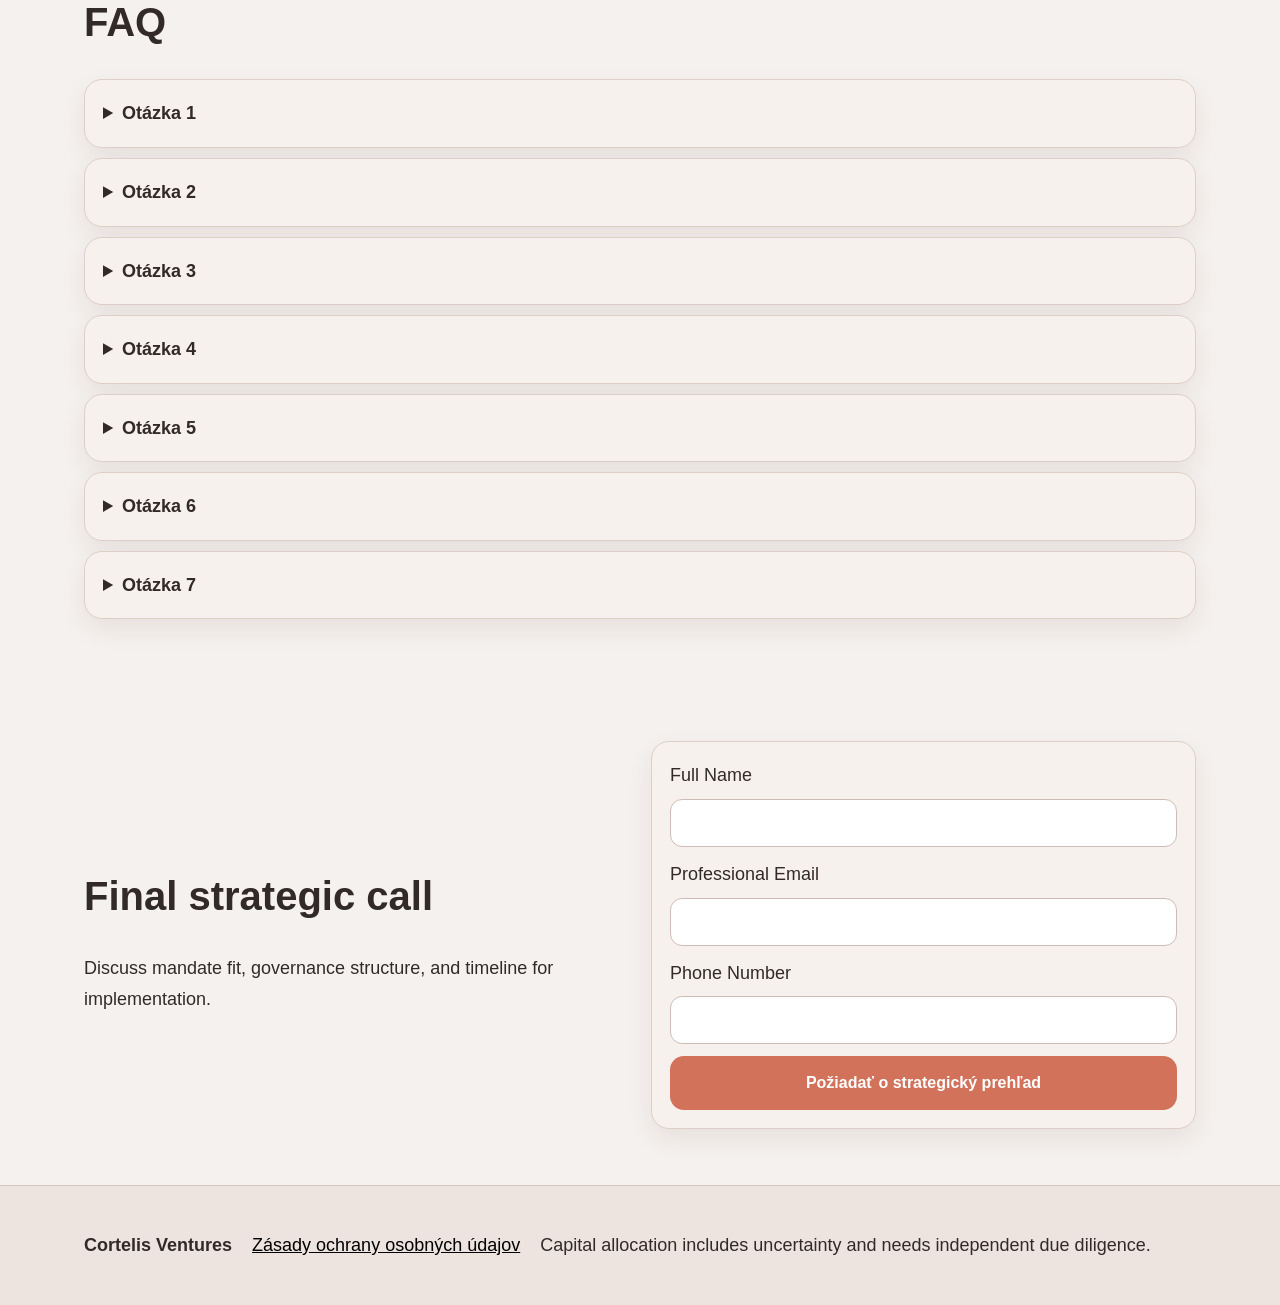
<file: sk/index.html>
<!doctype html><html lang="sk"><head><meta charset="utf-8"><meta name="viewport" content="width=device-width,initial-scale=1"><title>Cortelis Ventures</title><meta name="description" content="Cortelis Ventures institutional AI allocation platform."><link rel="stylesheet" href="../assets/style.css"></head><body>
<header class="site-header"><div class="container header-row"><div class="brand">Cortelis Ventures</div><nav class="desktop-nav"><a href="#sec0">Mandát</a><a href="#sec1">Trh</a><a href="#sec2">Štruktúra</a><a href="#sec3">Postup</a><a href="#sec4">Metriky</a><a href="#sec5">Poznatky</a><a href="#sec6">Riziko</a></nav><div class="header-actions"><div class="lang-wrap"><button class="lang-active">Slovenčina</button><div class="lang-menu"><a href="../index.html"><span class="flag-svg"><svg viewBox="0 0 60 40"><rect width="60" height="40" fill="#1f3763"/><path d="M0 0l60 40M60 0L0 40" stroke="#fff" stroke-width="8"/><path d="M30 0v40M0 20h60" stroke="#fff" stroke-width="12"/><path d="M30 0v40M0 20h60" stroke="#b22234" stroke-width="6"/></svg></span><span>English</span></a><a href="../de/index.html"><span class="flag-svg"><svg viewBox="0 0 60 40"><rect width="60" height="13.4" fill="#000"/><rect y="13.3" width="60" height="13.4" fill="#d00"/><rect y="26.6" width="60" height="13.4" fill="#fc0"/></svg></span><span>Deutsch</span></a><a href="../fr/index.html"><span class="flag-svg"><svg viewBox="0 0 60 40"><rect width="20" height="40" fill="#05a"/><rect x="20" width="20" height="40" fill="#f4f4f0"/><rect x="40" width="20" height="40" fill="#e33"/></svg></span><span>Français</span></a><a href="../es/index.html"><span class="flag-svg"><svg viewBox="0 0 60 40"><rect width="60" height="40" fill="#c60b1e"/><rect y="10" width="60" height="20" fill="#ffc400"/></svg></span><span>Español</span></a><a href="../it/index.html"><span class="flag-svg"><svg viewBox="0 0 60 40"><rect width="20" height="40" fill="#093"/><rect x="20" width="20" height="40" fill="#f4f4f0"/><rect x="40" width="20" height="40" fill="#c33"/></svg></span><span>Italiano</span></a><a href="../tr/index.html"><span class="flag-svg"><svg viewBox="0 0 60 40"><rect width="60" height="40" fill="#e30a17"/><circle cx="24" cy="20" r="9" fill="#fff"/><circle cx="27" cy="20" r="7" fill="#e30a17"/></svg></span><span>Türkçe</span></a><a href="../pt/index.html"><span class="flag-svg"><svg viewBox="0 0 60 40"><rect width="24" height="40" fill="#046a38"/><rect x="24" width="36" height="40" fill="#da291c"/></svg></span><span>Português</span></a><a href="../jp/index.html"><span class="flag-svg"><svg viewBox="0 0 60 40"><rect width="60" height="40" fill="#f4f4f0"/><circle cx="30" cy="20" r="10" fill="#bc002d"/></svg></span><span>日本語</span></a><a href="../sk/index.html"><span class="flag-svg"><svg viewBox="0 0 60 40"><rect width="60" height="13.4" fill="#f4f4f0"/><rect y="13.3" width="60" height="13.4" fill="#0b4ea2"/><rect y="26.6" width="60" height="13.4" fill="#e22"/></svg></span><span>Slovenčina</span></a><a href="../be/index.html"><span class="flag-svg"><svg viewBox="0 0 60 40"><rect width="20" height="40" fill="#000"/><rect x="20" width="20" height="40" fill="#ffd90c"/><rect x="40" width="20" height="40" fill="#ef3340"/></svg></span><span>Belgium</span></a></div></div><a class="btn btn-primary" href="#lead-final">Požiadať o strategický prehľad</a><button class="burger">☰</button></div></div></header>
<div class="drawer"><button class="drawer-close">✕</button><nav><a href="#sec0">Mandát</a><a href="#sec1">Trh</a><a href="#sec2">Štruktúra</a><a href="#sec3">Postup</a><a href="#sec4">Metriky</a><a href="#sec5">Poznatky</a><a href="#sec6">Riziko</a></nav><div class="drawer-lang"><a href="../index.html">English</a><a href="../de/index.html">Deutsch</a><a href="../fr/index.html">Français</a><a href="../es/index.html">Español</a><a href="../it/index.html">Italiano</a><a href="../tr/index.html">Türkçe</a><a href="../pt/index.html">Português</a><a href="../jp/index.html">日本語</a><a href="../sk/index.html">Slovenčina</a><a href="../be/index.html">Belgium</a></div><a class="btn btn-primary" href="#lead-final">Požiadať o strategický prehľad</a></div><div class="backdrop"></div>
<main>
<section class="hero" id="sec0"><div class="container"><div class="hero-grid"><div><h1>Inštitucionálne AI investície s disciplinovanou exekúciou</h1><p>Cortelis Ventures offers institutional governance, allocation design, and reporting discipline for advanced capital programs.</p><p>The framework balances liquidity, compliance, and execution reliability across dynamic AI opportunity sets.</p><div class="return-card"><span>Target corridor under governance discipline</span><strong>8–15% monthly · 80–200% annualized</strong><small>Illustrative corridor, never guaranteed.</small></div><div class="support-cards"><article><h3>Volatility containment</h3><p>Position sizing, regime filters, and escalation triggers.</p></article><article><h3>Allocation architecture</h3><p>Core, growth, and optionality sleeves with committee checkpoints.</p></article></div></div><div class="lead-card"><h2>Strategic consultation</h2><form><label>Full Name<input type="text"></label><label>Professional Email<input type="email"></label><label>Phone Number<input type="tel"></label><button class="btn btn-primary">Požiadať o strategický prehľad</button></form></div></div><div class="calculator"><h3>Institutional Allocation Calculator</h3><div class="calc-row"><div class="segmented"><button class="seg active" data-amount="10000">10k</button><button class="seg" data-amount="50000">50k</button><button class="seg" data-amount="150000">150k</button></div><label>Months <output class="months-value">12</output><input class="months-slider" type="range" min="3" max="24" value="12"></label><div class="calc-results"><div><span>Low</span><strong class="low"></strong></div><div><span>Base</span><strong class="base"></strong></div><div><span>High</span><strong class="high"></strong></div></div></div><p class="calc-disc">Illustrative only — not a guarantee.</p></div></div></section>
<section class="kpi" id="sec1"><div class="container three-col"><article><h3>38</h3><p>Live allocations</p></article><article><h3>26</h3><p>Committee reports</p></article><article><h3>94%</h3><p>Execution precision</p></article></div></section>
<section id="sec2" class="split"><div class="container split-grid"><div><h2>Why market now</h2><p>Demand, infrastructure adoption, and enterprise transformation create a durable opportunity set for disciplined mandates.</p></div><div class="visual donut"><div class="ring">67%</div><ul><li>Demand</li><li>Adoption</li><li>Valuation reset</li></ul></div></div></section>
<section id="sec3" class="alt"><div class="container split-grid reverse"><div class="visual stack"><div class="bar"><span style="width:30%">Core</span><span style="width:34%">Growth</span><span style="width:36%">Optionality</span></div></div><div><h2>Allocation blueprint</h2><p>Structured sleeves align mandate fit, timing, and compliance obligations.</p></div></div></section>
<section id="sec4" class="timeline"><div class="container"><h2>Execution timeline</h2><div class="time-grid"><article><h3>Week 1</h3><p>Mandate mapping.</p></article><article><h3>Week 2</h3><p>Screening and scoring.</p></article><article><h3>Week 3</h3><p>Scenario review.</p></article><article><h3>Week 4</h3><p>Committee packet.</p></article></div></div></section>
<section id="sec5" class="metrics"><div class="container"><h2>Metrics</h2><div class="card-grid"><article class="metric-card"><h3>Hierarchy panel</h3><p>Primary and secondary indicators with context and implication.</p></article><article class="metric-card"><h3>Comparison chart</h3><p>Relative baseline versus broad market basket.</p></article><article class="metric-card"><h3>Scenario columns</h3><p>Low, base, and high corridor interpretation.</p></article></div></div></section>
<section id="sec6" class="insights"><div class="container split-grid"><div><h2>Insights</h2><p>Research notes combine qualitative governance commentary with quantified execution checkpoints.</p></div><div class="waterfall"><div>Signal quality</div><div>Execution precision</div><div>Cost discipline</div><div>Outcome clarity</div></div></div></section>
<section id="sec7" class="risk dark"><div class="container"><h2>Risk governance</h2><div class="matrix"><div><h3>Low impact / low probability</h3><p>Continuous oversight cadence.</p></div><div><h3>High impact / low probability</h3><p>Escalation and containment path.</p></div><div><h3>Low impact / high probability</h3><p>Threshold controls.</p></div><div><h3>High impact / high probability</h3><p>Immediate review and action.</p></div></div></div></section>
<section class="reviews" id="sec8"><div class="container"><h2>Reviews</h2><div class="review-grid"><article class="review-card"><div class="review-head"><div class="avatar">AM</div><div class="name-row"><strong>Aline Moreau</strong><span>OVERENÉ</span></div></div><p>Director · Paris</p><p>Structured reporting improved committee confidence and speed.</p></article><article class="review-card"><div class="review-head"><div class="avatar">DK</div><div class="name-row"><strong>Deniz Kaya</strong><span>OVERENÉ</span></div></div><p>Lead · Istanbul</p><p>Allocation clarity and controls were practical from day one.</p></article><article class="review-card"><div class="review-head"><div class="avatar">LS</div><div class="name-row"><strong>Luca Serra</strong><span>OVERENÉ</span></div></div><p>Chair · Milano</p><p>Governance language matched institutional standards.</p></article><article class="review-card"><div class="review-head"><div class="avatar">NH</div><div class="name-row"><strong>Naomi Hara</strong><span>OVERENÉ</span></div></div><p>Officer · Tokyo</p><p>Execution evidence and downside planning were explicit.</p></article></div></div></section>
<section class="faq" id="sec9"><div class="container"><h2>FAQ</h2><details class="faq-item"><summary>Otázka 1</summary><p>Štruktúrovaná odpoveď pre výbor s dôrazom na riadenie a realizáciu.</p></details><details class="faq-item"><summary>Otázka 2</summary><p>Štruktúrovaná odpoveď pre výbor s dôrazom na riadenie a realizáciu.</p></details><details class="faq-item"><summary>Otázka 3</summary><p>Štruktúrovaná odpoveď pre výbor s dôrazom na riadenie a realizáciu.</p></details><details class="faq-item"><summary>Otázka 4</summary><p>Štruktúrovaná odpoveď pre výbor s dôrazom na riadenie a realizáciu.</p></details><details class="faq-item"><summary>Otázka 5</summary><p>Štruktúrovaná odpoveď pre výbor s dôrazom na riadenie a realizáciu.</p></details><details class="faq-item"><summary>Otázka 6</summary><p>Štruktúrovaná odpoveď pre výbor s dôrazom na riadenie a realizáciu.</p></details><details class="faq-item"><summary>Otázka 7</summary><p>Štruktúrovaná odpoveď pre výbor s dôrazom na riadenie a realizáciu.</p></details></div></section>
<section class="final" id="lead-final"><div class="container split-grid"><div><h2>Final strategic call</h2><p>Discuss mandate fit, governance structure, and timeline for implementation.</p></div><div class="lead-card"><form><label>Full Name<input type="text"></label><label>Professional Email<input type="email"></label><label>Phone Number<input type="tel"></label><button class="btn btn-primary">Požiadať o strategický prehľad</button></form></div></div></section>
</main>
<footer><div class="container footer-row"><strong>Cortelis Ventures</strong><button class="privacy-link">Zásady ochrany osobných údajov</button><p>Capital allocation includes uncertainty and needs independent due diligence.</p></div></footer>
<div class="modal"><div class="modal-dialog"><button class="modal-x">✕</button><h2>Zásady ochrany osobných údajov</h2><div class="modal-content"><h3>Introduction</h3><p>Policy overview for data handling and governance.</p><h3>Data collection</h3><p>Contact details and communication records.</p><h3>Legal basis</h3><p>Legitimate processing purpose and consent flow.</p><h3>Cookies</h3><p>Session and analytics preferences.</p><h3>Retention</h3><p>Storage duration follows regulatory norms.</p><h3>Third-party sharing</h3><p>Service providers operate under contractual controls.</p><h3>Security</h3><p>Encryption, access segregation, and audit practice.</p><h3>User rights</h3><p>Access, correction, deletion, and objection channels.</p><h3>International transfers</h3><p>Transfer safeguards and contractual standards.</p><h3>Industry risk disclosure</h3><p>AI-linked assets can fluctuate materially.</p><h3>Contact</h3><p>privacy@cortelisventures.com</p></div><div class="modal-footer"><button class="btn btn-secondary modal-close">Zavrieť</button></div></div></div>
<script defer src="../assets/app.js"></script></body></html>
</file>
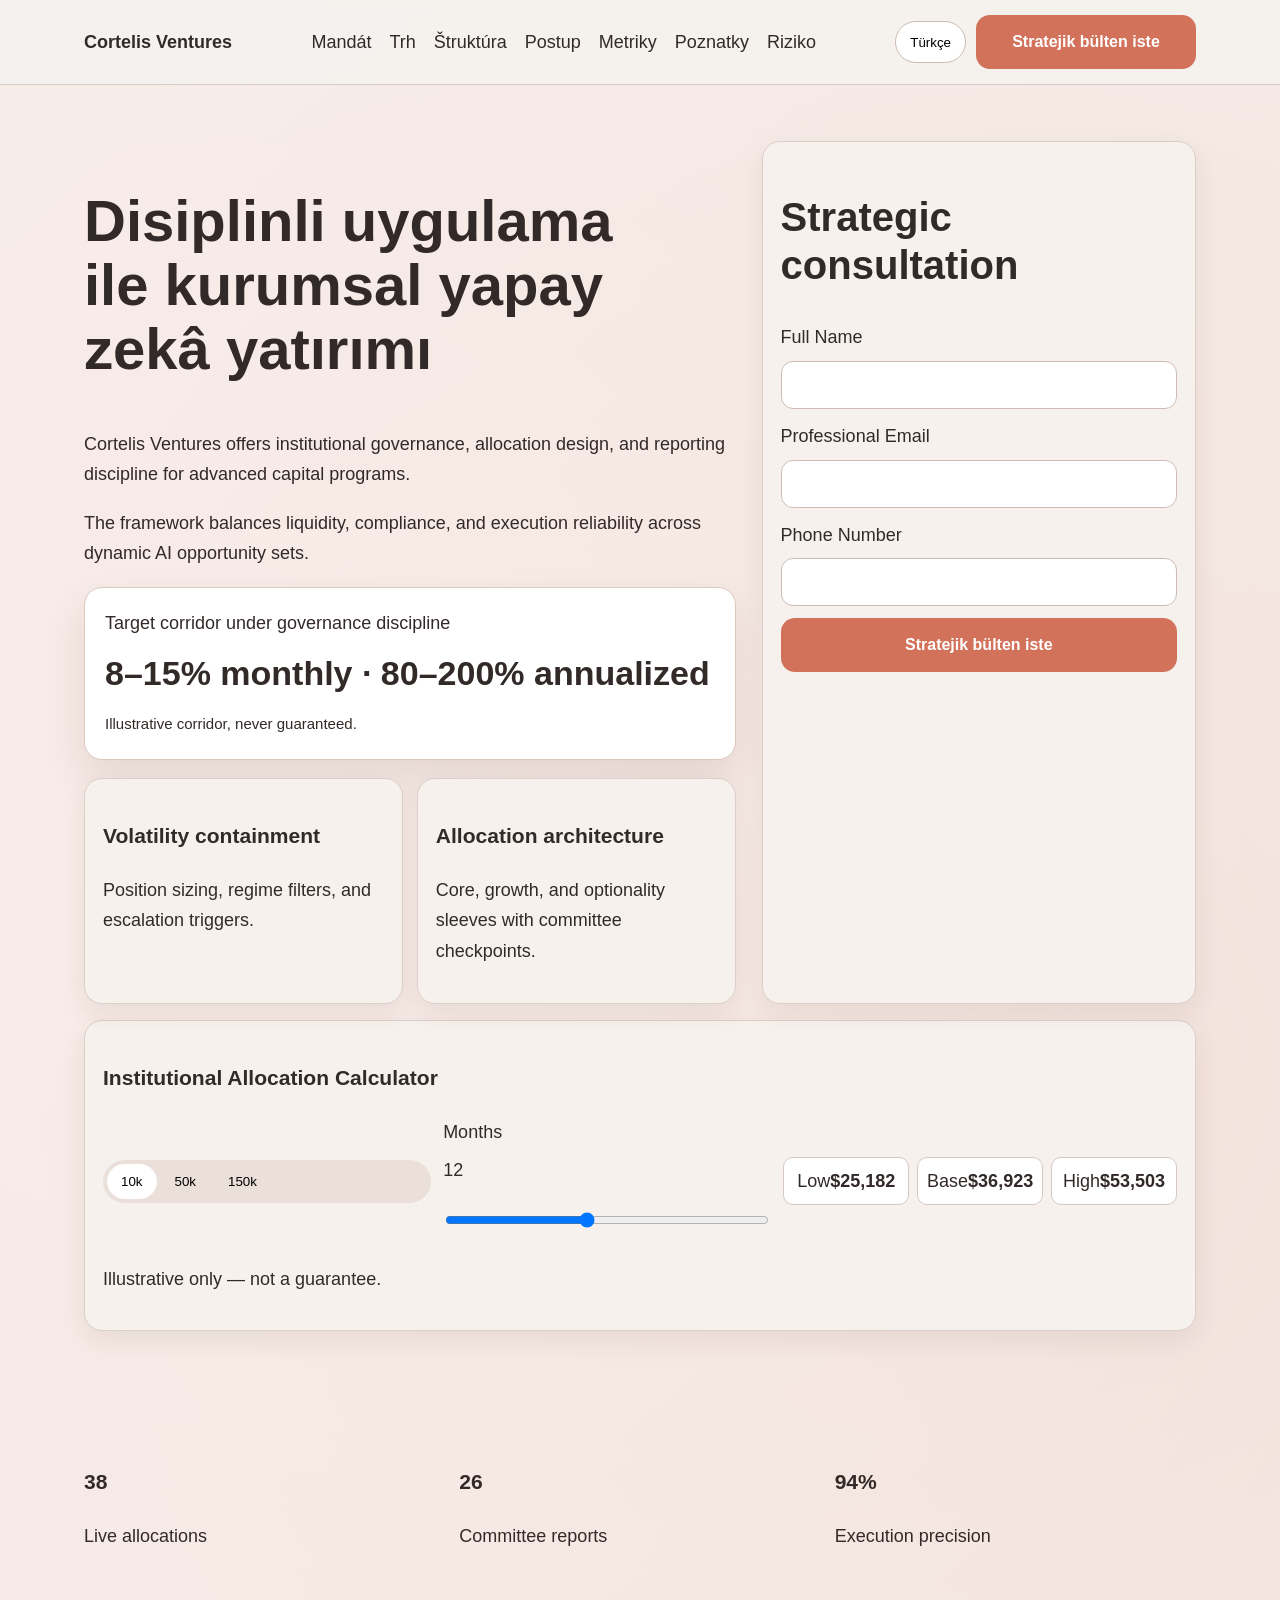
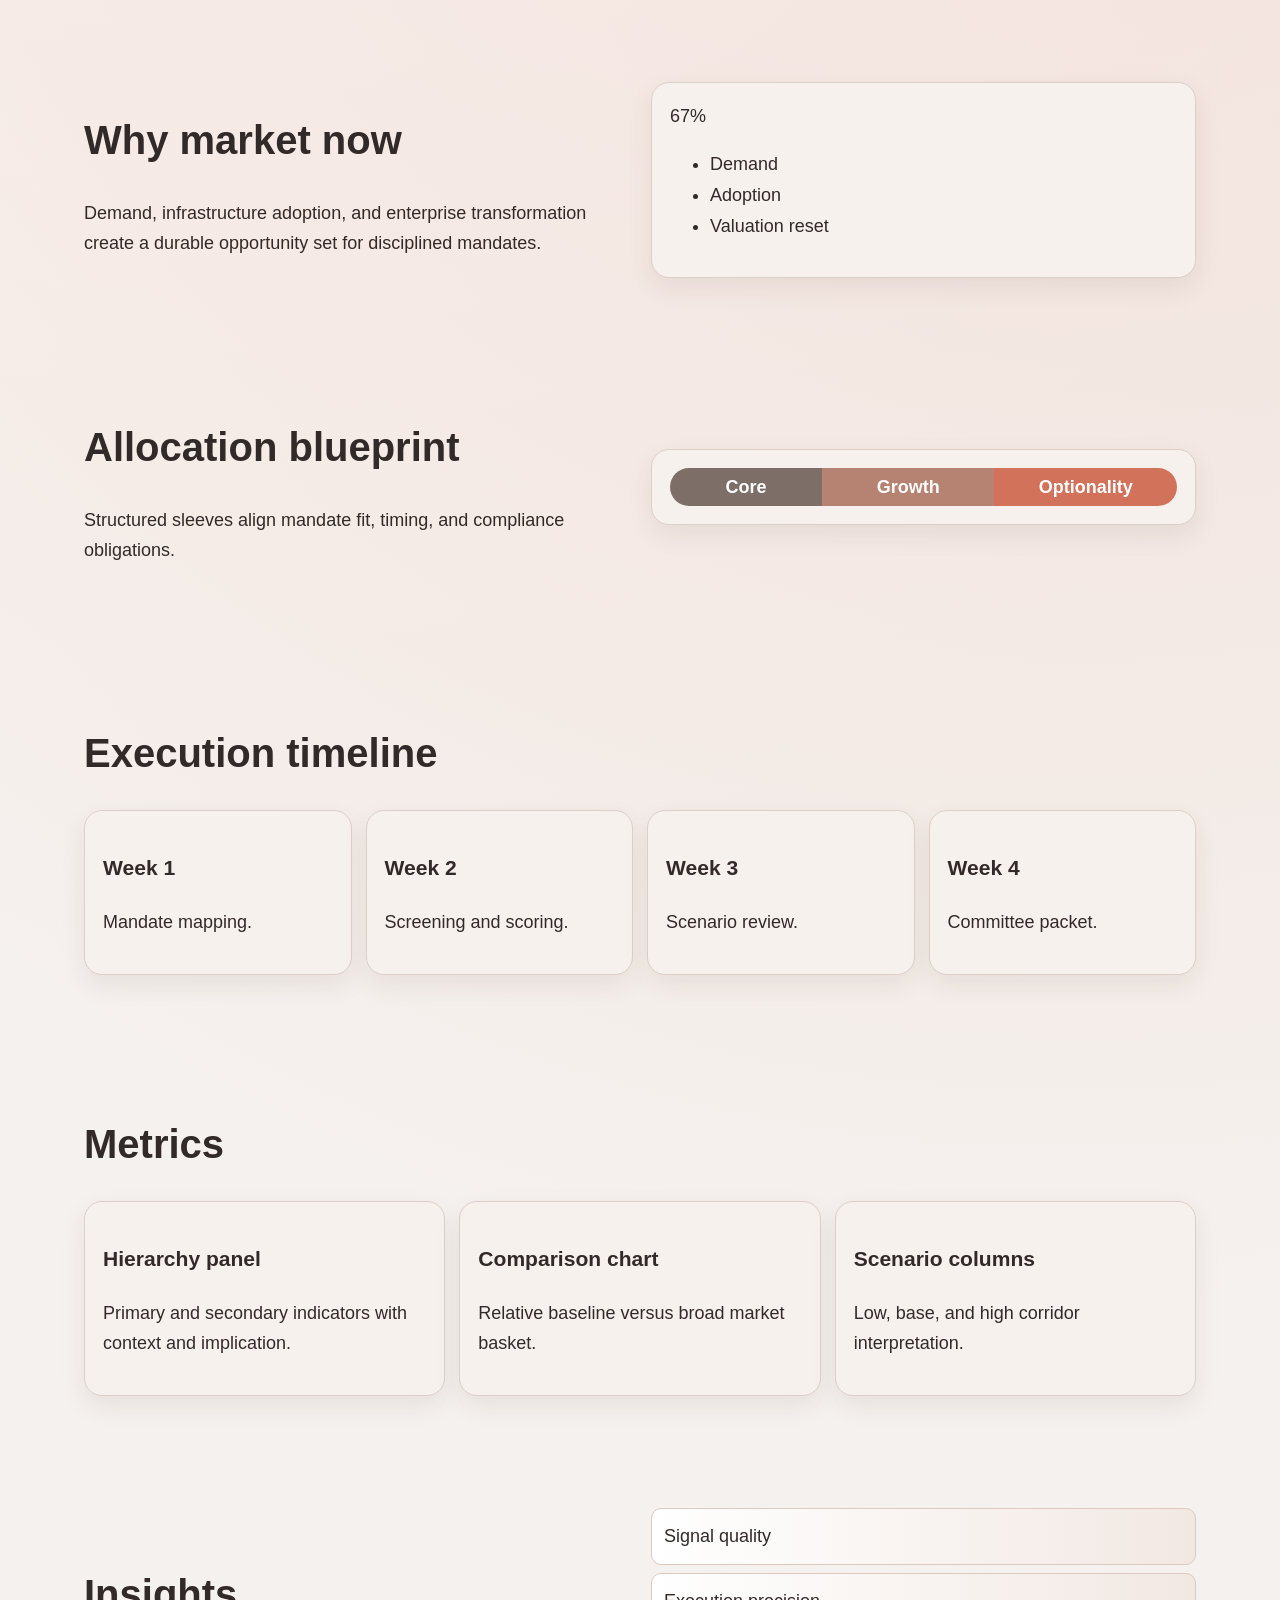
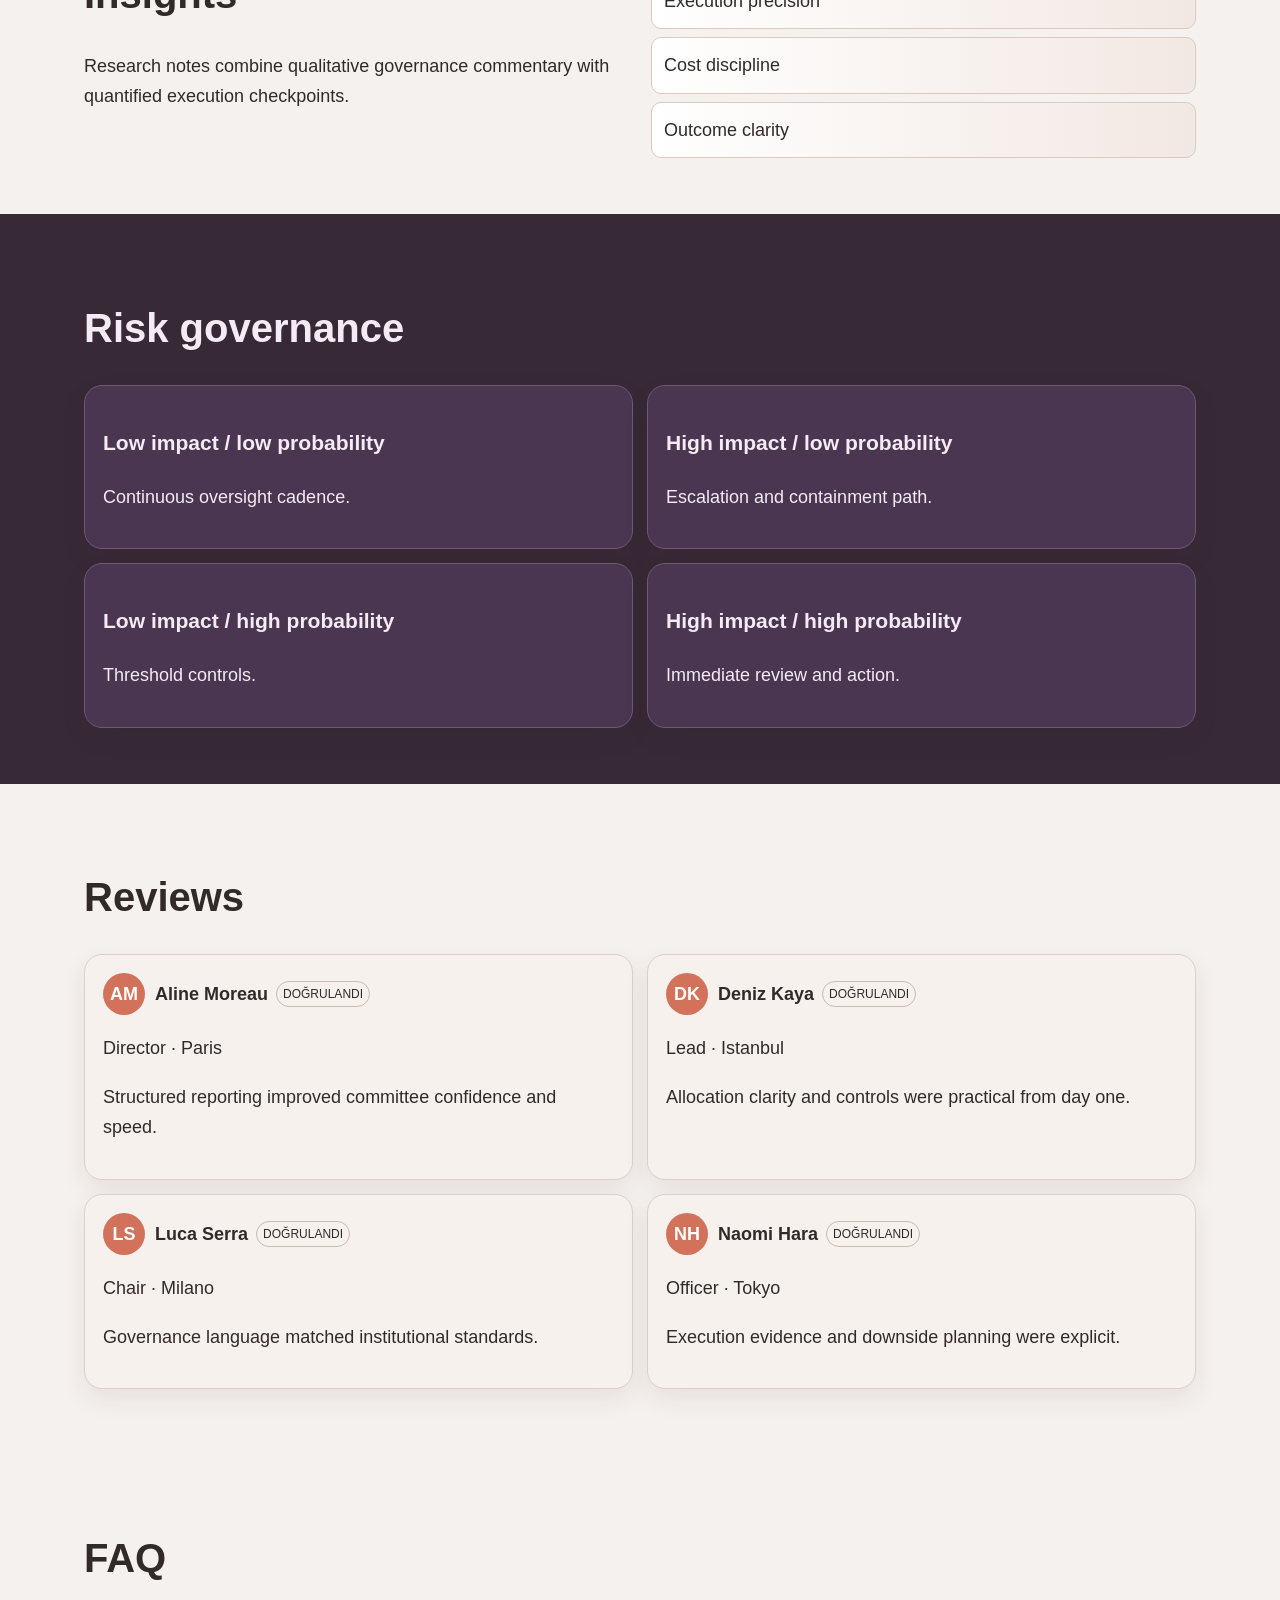
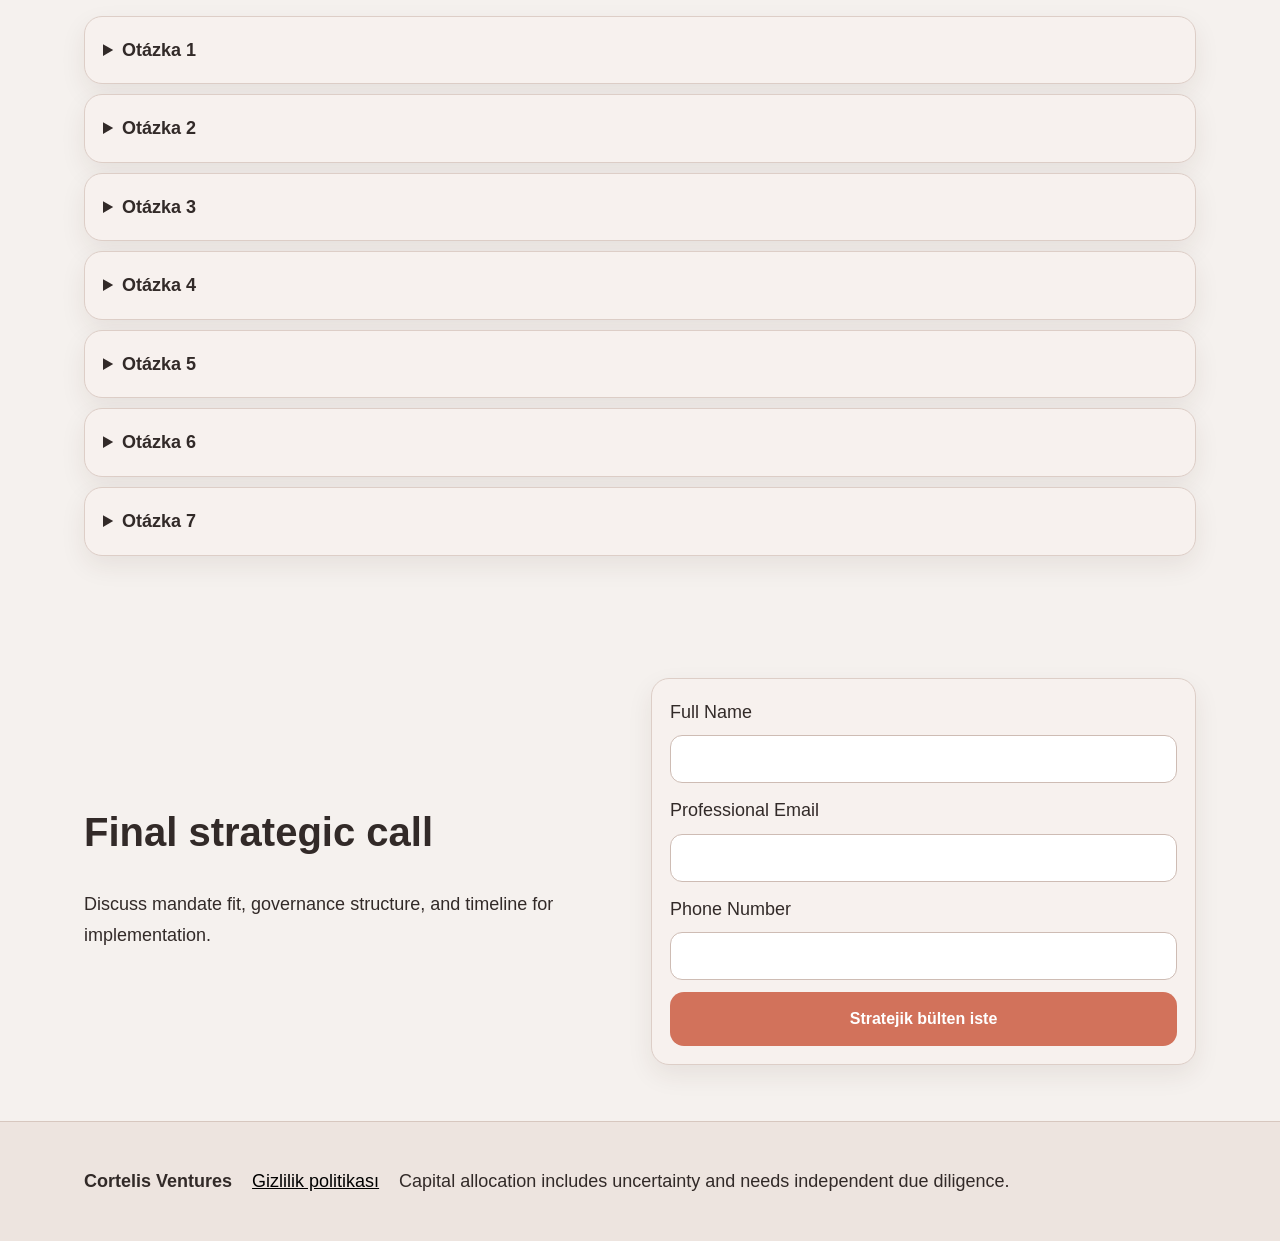
<file: tr/index.html>
<!doctype html><html lang="tr"><head><meta charset="utf-8"><meta name="viewport" content="width=device-width,initial-scale=1"><title>Cortelis Ventures</title><meta name="description" content="Cortelis Ventures institutional AI allocation platform."><link rel="stylesheet" href="../assets/style.css"></head><body>
<header class="site-header"><div class="container header-row"><div class="brand">Cortelis Ventures</div><nav class="desktop-nav"><a href="#sec0">Mandát</a><a href="#sec1">Trh</a><a href="#sec2">Štruktúra</a><a href="#sec3">Postup</a><a href="#sec4">Metriky</a><a href="#sec5">Poznatky</a><a href="#sec6">Riziko</a></nav><div class="header-actions"><div class="lang-wrap"><button class="lang-active">Türkçe</button><div class="lang-menu"><a href="../index.html"><span class="flag-svg"><svg viewBox="0 0 60 40"><rect width="60" height="40" fill="#1f3763"/><path d="M0 0l60 40M60 0L0 40" stroke="#fff" stroke-width="8"/><path d="M30 0v40M0 20h60" stroke="#fff" stroke-width="12"/><path d="M30 0v40M0 20h60" stroke="#b22234" stroke-width="6"/></svg></span><span>English</span></a><a href="../de/index.html"><span class="flag-svg"><svg viewBox="0 0 60 40"><rect width="60" height="13.4" fill="#000"/><rect y="13.3" width="60" height="13.4" fill="#d00"/><rect y="26.6" width="60" height="13.4" fill="#fc0"/></svg></span><span>Deutsch</span></a><a href="../fr/index.html"><span class="flag-svg"><svg viewBox="0 0 60 40"><rect width="20" height="40" fill="#05a"/><rect x="20" width="20" height="40" fill="#f4f4f0"/><rect x="40" width="20" height="40" fill="#e33"/></svg></span><span>Français</span></a><a href="../es/index.html"><span class="flag-svg"><svg viewBox="0 0 60 40"><rect width="60" height="40" fill="#c60b1e"/><rect y="10" width="60" height="20" fill="#ffc400"/></svg></span><span>Español</span></a><a href="../it/index.html"><span class="flag-svg"><svg viewBox="0 0 60 40"><rect width="20" height="40" fill="#093"/><rect x="20" width="20" height="40" fill="#f4f4f0"/><rect x="40" width="20" height="40" fill="#c33"/></svg></span><span>Italiano</span></a><a href="../tr/index.html"><span class="flag-svg"><svg viewBox="0 0 60 40"><rect width="60" height="40" fill="#e30a17"/><circle cx="24" cy="20" r="9" fill="#fff"/><circle cx="27" cy="20" r="7" fill="#e30a17"/></svg></span><span>Türkçe</span></a><a href="../pt/index.html"><span class="flag-svg"><svg viewBox="0 0 60 40"><rect width="24" height="40" fill="#046a38"/><rect x="24" width="36" height="40" fill="#da291c"/></svg></span><span>Português</span></a><a href="../jp/index.html"><span class="flag-svg"><svg viewBox="0 0 60 40"><rect width="60" height="40" fill="#f4f4f0"/><circle cx="30" cy="20" r="10" fill="#bc002d"/></svg></span><span>日本語</span></a><a href="../sk/index.html"><span class="flag-svg"><svg viewBox="0 0 60 40"><rect width="60" height="13.4" fill="#f4f4f0"/><rect y="13.3" width="60" height="13.4" fill="#0b4ea2"/><rect y="26.6" width="60" height="13.4" fill="#e22"/></svg></span><span>Slovenčina</span></a><a href="../be/index.html"><span class="flag-svg"><svg viewBox="0 0 60 40"><rect width="20" height="40" fill="#000"/><rect x="20" width="20" height="40" fill="#ffd90c"/><rect x="40" width="20" height="40" fill="#ef3340"/></svg></span><span>Belgium</span></a></div></div><a class="btn btn-primary" href="#lead-final">Stratejik bülten iste</a><button class="burger">☰</button></div></div></header>
<div class="drawer"><button class="drawer-close">✕</button><nav><a href="#sec0">Mandát</a><a href="#sec1">Trh</a><a href="#sec2">Štruktúra</a><a href="#sec3">Postup</a><a href="#sec4">Metriky</a><a href="#sec5">Poznatky</a><a href="#sec6">Riziko</a></nav><div class="drawer-lang"><a href="../index.html">English</a><a href="../de/index.html">Deutsch</a><a href="../fr/index.html">Français</a><a href="../es/index.html">Español</a><a href="../it/index.html">Italiano</a><a href="../tr/index.html">Türkçe</a><a href="../pt/index.html">Português</a><a href="../jp/index.html">日本語</a><a href="../sk/index.html">Slovenčina</a><a href="../be/index.html">Belgium</a></div><a class="btn btn-primary" href="#lead-final">Stratejik bülten iste</a></div><div class="backdrop"></div>
<main>
<section class="hero" id="sec0"><div class="container"><div class="hero-grid"><div><h1>Disiplinli uygulama ile kurumsal yapay zekâ yatırımı</h1><p>Cortelis Ventures offers institutional governance, allocation design, and reporting discipline for advanced capital programs.</p><p>The framework balances liquidity, compliance, and execution reliability across dynamic AI opportunity sets.</p><div class="return-card"><span>Target corridor under governance discipline</span><strong>8–15% monthly · 80–200% annualized</strong><small>Illustrative corridor, never guaranteed.</small></div><div class="support-cards"><article><h3>Volatility containment</h3><p>Position sizing, regime filters, and escalation triggers.</p></article><article><h3>Allocation architecture</h3><p>Core, growth, and optionality sleeves with committee checkpoints.</p></article></div></div><div class="lead-card"><h2>Strategic consultation</h2><form><label>Full Name<input type="text"></label><label>Professional Email<input type="email"></label><label>Phone Number<input type="tel"></label><button class="btn btn-primary">Stratejik bülten iste</button></form></div></div><div class="calculator"><h3>Institutional Allocation Calculator</h3><div class="calc-row"><div class="segmented"><button class="seg active" data-amount="10000">10k</button><button class="seg" data-amount="50000">50k</button><button class="seg" data-amount="150000">150k</button></div><label>Months <output class="months-value">12</output><input class="months-slider" type="range" min="3" max="24" value="12"></label><div class="calc-results"><div><span>Low</span><strong class="low"></strong></div><div><span>Base</span><strong class="base"></strong></div><div><span>High</span><strong class="high"></strong></div></div></div><p class="calc-disc">Illustrative only — not a guarantee.</p></div></div></section>
<section class="kpi" id="sec1"><div class="container three-col"><article><h3>38</h3><p>Live allocations</p></article><article><h3>26</h3><p>Committee reports</p></article><article><h3>94%</h3><p>Execution precision</p></article></div></section>
<section id="sec2" class="split"><div class="container split-grid"><div><h2>Why market now</h2><p>Demand, infrastructure adoption, and enterprise transformation create a durable opportunity set for disciplined mandates.</p></div><div class="visual donut"><div class="ring">67%</div><ul><li>Demand</li><li>Adoption</li><li>Valuation reset</li></ul></div></div></section>
<section id="sec3" class="alt"><div class="container split-grid reverse"><div class="visual stack"><div class="bar"><span style="width:30%">Core</span><span style="width:34%">Growth</span><span style="width:36%">Optionality</span></div></div><div><h2>Allocation blueprint</h2><p>Structured sleeves align mandate fit, timing, and compliance obligations.</p></div></div></section>
<section id="sec4" class="timeline"><div class="container"><h2>Execution timeline</h2><div class="time-grid"><article><h3>Week 1</h3><p>Mandate mapping.</p></article><article><h3>Week 2</h3><p>Screening and scoring.</p></article><article><h3>Week 3</h3><p>Scenario review.</p></article><article><h3>Week 4</h3><p>Committee packet.</p></article></div></div></section>
<section id="sec5" class="metrics"><div class="container"><h2>Metrics</h2><div class="card-grid"><article class="metric-card"><h3>Hierarchy panel</h3><p>Primary and secondary indicators with context and implication.</p></article><article class="metric-card"><h3>Comparison chart</h3><p>Relative baseline versus broad market basket.</p></article><article class="metric-card"><h3>Scenario columns</h3><p>Low, base, and high corridor interpretation.</p></article></div></div></section>
<section id="sec6" class="insights"><div class="container split-grid"><div><h2>Insights</h2><p>Research notes combine qualitative governance commentary with quantified execution checkpoints.</p></div><div class="waterfall"><div>Signal quality</div><div>Execution precision</div><div>Cost discipline</div><div>Outcome clarity</div></div></div></section>
<section id="sec7" class="risk dark"><div class="container"><h2>Risk governance</h2><div class="matrix"><div><h3>Low impact / low probability</h3><p>Continuous oversight cadence.</p></div><div><h3>High impact / low probability</h3><p>Escalation and containment path.</p></div><div><h3>Low impact / high probability</h3><p>Threshold controls.</p></div><div><h3>High impact / high probability</h3><p>Immediate review and action.</p></div></div></div></section>
<section class="reviews" id="sec8"><div class="container"><h2>Reviews</h2><div class="review-grid"><article class="review-card"><div class="review-head"><div class="avatar">AM</div><div class="name-row"><strong>Aline Moreau</strong><span>DOĞRULANDI</span></div></div><p>Director · Paris</p><p>Structured reporting improved committee confidence and speed.</p></article><article class="review-card"><div class="review-head"><div class="avatar">DK</div><div class="name-row"><strong>Deniz Kaya</strong><span>DOĞRULANDI</span></div></div><p>Lead · Istanbul</p><p>Allocation clarity and controls were practical from day one.</p></article><article class="review-card"><div class="review-head"><div class="avatar">LS</div><div class="name-row"><strong>Luca Serra</strong><span>DOĞRULANDI</span></div></div><p>Chair · Milano</p><p>Governance language matched institutional standards.</p></article><article class="review-card"><div class="review-head"><div class="avatar">NH</div><div class="name-row"><strong>Naomi Hara</strong><span>DOĞRULANDI</span></div></div><p>Officer · Tokyo</p><p>Execution evidence and downside planning were explicit.</p></article></div></div></section>
<section class="faq" id="sec9"><div class="container"><h2>FAQ</h2><details class="faq-item"><summary>Otázka 1</summary><p>Štruktúrovaná odpoveď pre výbor s dôrazom na riadenie a realizáciu.</p></details><details class="faq-item"><summary>Otázka 2</summary><p>Štruktúrovaná odpoveď pre výbor s dôrazom na riadenie a realizáciu.</p></details><details class="faq-item"><summary>Otázka 3</summary><p>Štruktúrovaná odpoveď pre výbor s dôrazom na riadenie a realizáciu.</p></details><details class="faq-item"><summary>Otázka 4</summary><p>Štruktúrovaná odpoveď pre výbor s dôrazom na riadenie a realizáciu.</p></details><details class="faq-item"><summary>Otázka 5</summary><p>Štruktúrovaná odpoveď pre výbor s dôrazom na riadenie a realizáciu.</p></details><details class="faq-item"><summary>Otázka 6</summary><p>Štruktúrovaná odpoveď pre výbor s dôrazom na riadenie a realizáciu.</p></details><details class="faq-item"><summary>Otázka 7</summary><p>Štruktúrovaná odpoveď pre výbor s dôrazom na riadenie a realizáciu.</p></details></div></section>
<section class="final" id="lead-final"><div class="container split-grid"><div><h2>Final strategic call</h2><p>Discuss mandate fit, governance structure, and timeline for implementation.</p></div><div class="lead-card"><form><label>Full Name<input type="text"></label><label>Professional Email<input type="email"></label><label>Phone Number<input type="tel"></label><button class="btn btn-primary">Stratejik bülten iste</button></form></div></div></section>
</main>
<footer><div class="container footer-row"><strong>Cortelis Ventures</strong><button class="privacy-link">Gizlilik politikası</button><p>Capital allocation includes uncertainty and needs independent due diligence.</p></div></footer>
<div class="modal"><div class="modal-dialog"><button class="modal-x">✕</button><h2>Gizlilik politikası</h2><div class="modal-content"><h3>Introduction</h3><p>Policy overview for data handling and governance.</p><h3>Data collection</h3><p>Contact details and communication records.</p><h3>Legal basis</h3><p>Legitimate processing purpose and consent flow.</p><h3>Cookies</h3><p>Session and analytics preferences.</p><h3>Retention</h3><p>Storage duration follows regulatory norms.</p><h3>Third-party sharing</h3><p>Service providers operate under contractual controls.</p><h3>Security</h3><p>Encryption, access segregation, and audit practice.</p><h3>User rights</h3><p>Access, correction, deletion, and objection channels.</p><h3>International transfers</h3><p>Transfer safeguards and contractual standards.</p><h3>Industry risk disclosure</h3><p>AI-linked assets can fluctuate materially.</p><h3>Contact</h3><p>privacy@cortelisventures.com</p></div><div class="modal-footer"><button class="btn btn-secondary modal-close">Kapat</button></div></div></div>
<script defer src="../assets/app.js"></script></body></html>
</file>
<file: assets/style.css>
:root {
  --bg:#f5f1ee;
  --bg-alt:#ede4df;
  --surface:#f7f1ee;
  --ink:#322a28;
  --muted:#6c5e58;
  --accent:#d2725b;
  --secondary:#8f8079;
  --radius:18px;
  --shadow:0 20px 40px rgba(66,34,24,.10);
}
*{box-sizing:border-box}
body{margin:0;font-family:Inter,Segoe UI,Arial,sans-serif;font-size:18px;line-height:1.7;color:var(--ink);background:radial-gradient(circle at 12% 14%,#f8ece8 0,transparent 32%),radial-gradient(circle at 84% 18%,#f1ddd6 0,transparent 36%),var(--bg)}
p,li,label,summary,footer{font-size:18px;line-height:1.7}
.container{max-width:1160px;margin:0 auto;padding:0 24px}
section{padding:56px 0}
.site-header{position:sticky;top:0;z-index:50;background:rgba(245,241,238,.92);border-bottom:1px solid #d9cac3;backdrop-filter:blur(8px)}
.header-row{min-height:84px;display:flex;justify-content:space-between;align-items:center;gap:20px}
.brand{font-weight:700}
.desktop-nav{display:flex;gap:18px;white-space:nowrap}
.desktop-nav a{text-decoration:none;color:var(--ink)}
.header-actions{display:flex;align-items:center;gap:10px}
.btn{min-height:54px;min-width:220px;border-radius:14px;padding:0 26px;display:inline-flex;align-items:center;justify-content:center;font-size:16px;font-weight:700;border:0;cursor:pointer;text-decoration:none}
.btn-primary{background:var(--accent);color:#fff}
.btn-secondary{background:#e6dbd6;color:var(--ink)}
.lang-wrap{position:relative}
.lang-active{min-height:42px;border-radius:999px;border:1px solid #cebab2;background:#fff;padding:0 14px}
.lang-menu{display:none;position:absolute;right:0;top:48px;width:230px;background:#fff;border:1px solid #dbcac2;border-radius:12px;padding:8px;box-shadow:var(--shadow)}
.lang-wrap.open .lang-menu{display:block}
.lang-menu a{display:flex;align-items:center;gap:10px;padding:8px;border-radius:8px;text-decoration:none;color:var(--ink)}
.flag-svg svg{width:24px;height:16px;display:block}
.burger{display:none}
.hero-grid{display:grid;grid-template-columns:1.2fr .8fr;gap:26px}
h1{font-size:clamp(34px,5vw,58px);line-height:1.1;max-width:18ch}
h2{font-size:clamp(28px,4vw,40px);line-height:1.2}
.return-card{background:#fff;border:1px solid #dbc9c0;border-radius:var(--radius);padding:20px;margin:18px 0;box-shadow:var(--shadow)}
.return-card strong{display:block;font-size:34px;margin:6px 0}
.support-cards{display:grid;grid-template-columns:1fr 1fr;gap:14px}
.support-cards article,.lead-card,.calculator,.metric-card,.review-card,.faq-item,.visual,.matrix>div,.time-grid article{background:var(--surface);border:1px solid #ddcec7;border-radius:var(--radius);padding:18px;box-shadow:0 10px 26px rgba(66,34,24,.08)}
.lead-card form{display:grid;gap:12px}
label{display:grid;gap:8px}
input{min-height:48px;border:1px solid #cebcb4;border-radius:12px;padding:0 12px;font-size:18px}
.calculator{margin-top:16px}
.calc-row{display:grid;grid-template-columns:1fr 1fr 1.2fr;gap:12px;align-items:center}
.segmented{display:flex;background:#eadfd9;padding:4px;border-radius:999px;gap:4px}
.seg{border:none;background:transparent;border-radius:999px;padding:10px 14px}
.seg.active{background:#fff}
.calc-results{display:grid;grid-template-columns:repeat(3,1fr);gap:8px}
.calc-results div{border:1px solid #d8c8bf;background:#fff;border-radius:10px;padding:8px;text-align:center}
.three-col,.card-grid{display:grid;grid-template-columns:repeat(3,1fr);gap:14px}
.split-grid{display:grid;grid-template-columns:1fr 1fr;gap:22px;align-items:center}
.split-grid.reverse{direction:rtl}
.split-grid.reverse>*{direction:ltr}
.bar{display:flex;height:38px;border-radius:999px;overflow:hidden}
.bar span{display:flex;justify-content:center;align-items:center;color:#fff;font-weight:700}
.bar span:nth-child(1){background:#7e6e68}.bar span:nth-child(2){background:#b68272}.bar span:nth-child(3){background:#d2725b}
.time-grid{display:grid;grid-template-columns:repeat(4,1fr);gap:14px}
.waterfall{display:grid;gap:8px}.waterfall div{background:linear-gradient(90deg,#fff,#f2e8e3);padding:12px;border-radius:10px;border:1px solid #dccac1}
.dark{background:#372936;color:#f4ebf5}
.dark .matrix>div{background:#4a3650;border-color:#6f5874;color:#f4ebf5}
.matrix,.review-grid{display:grid;grid-template-columns:1fr 1fr;gap:14px}
.review-head{display:flex;align-items:center;gap:10px}
.avatar{width:42px;height:42px;border-radius:50%;background:#d2725b;color:#fff;display:grid;place-items:center;font-weight:700}
.name-row{display:flex;align-items:center;gap:8px}.name-row span{font-size:12px;border:1px solid #ccb8b0;padding:2px 6px;border-radius:999px}
.faq-item{margin-bottom:10px}.faq-item summary{cursor:pointer;font-weight:600}
footer{border-top:1px solid #d7c7bf;background:#ede4df;padding:26px 0}.footer-row{display:grid;grid-template-columns:auto auto 1fr;gap:14px;align-items:center}
.privacy-link{background:none;border:none;text-decoration:underline;cursor:pointer;font-size:18px}
.modal{position:fixed;inset:0;display:none;place-items:center;background:rgba(30,16,12,.45);z-index:100}
.modal.open{display:grid}.modal-dialog{width:min(860px,92vw);max-height:86vh;overflow:auto;background:#f7efeb;border-radius:16px;padding:20px;position:relative}
.modal-x{position:absolute;top:10px;right:14px;border:none;background:none;font-size:28px}.modal-footer{display:flex;justify-content:flex-start;margin-top:14px}
.drawer,.backdrop{display:none}
.reveal{opacity:0;transform:translateY(18px);transition:all .5s}.reveal.in{opacity:1;transform:none}
@media (max-width:900px){
.desktop-nav,.header-actions>a.btn,.lang-wrap{display:none}
.burger{display:block;border:1px solid #c9b6ae;background:#fff;border-radius:10px;padding:8px 12px}
.hero-grid,.three-col,.split-grid,.time-grid,.card-grid,.matrix,.review-grid,.calc-row,.footer-row,.support-cards{grid-template-columns:1fr}
.drawer{display:block;position:fixed;top:0;right:-320px;width:300px;height:100vh;background:#f7efeb;padding:20px;z-index:110;transition:right .3s}
.drawer.open{right:0}.drawer nav,.drawer-lang{display:grid;gap:10px}.backdrop.show{display:block;position:fixed;inset:0;background:rgba(20,12,10,.5);z-index:105}
}

.u-pad-1{padding-top:1px}
.u-pad-2{padding-top:2px}
.u-pad-3{padding-top:3px}
.u-pad-4{padding-top:4px}
.u-pad-5{padding-top:5px}
.u-pad-6{padding-top:6px}
.u-pad-7{padding-top:7px}
.u-pad-8{padding-top:8px}
.u-pad-9{padding-top:9px}
.u-pad-10{padding-top:10px}
.u-pad-11{padding-top:11px}
.u-pad-12{padding-top:12px}
.u-pad-13{padding-top:13px}
.u-pad-14{padding-top:14px}
.u-pad-15{padding-top:15px}
.u-pad-16{padding-top:16px}
.u-pad-17{padding-top:17px}
.u-pad-18{padding-top:18px}
.u-pad-19{padding-top:19px}
.u-pad-20{padding-top:20px}
.u-pad-21{padding-top:21px}
.u-pad-22{padding-top:22px}
.u-pad-23{padding-top:0px}
.u-pad-24{padding-top:1px}
.u-pad-25{padding-top:2px}
.u-pad-26{padding-top:3px}
.u-pad-27{padding-top:4px}
.u-pad-28{padding-top:5px}
.u-pad-29{padding-top:6px}
.u-pad-30{padding-top:7px}
.u-pad-31{padding-top:8px}
.u-pad-32{padding-top:9px}
.u-pad-33{padding-top:10px}
.u-pad-34{padding-top:11px}
.u-pad-35{padding-top:12px}
.u-pad-36{padding-top:13px}
.u-pad-37{padding-top:14px}
.u-pad-38{padding-top:15px}
.u-pad-39{padding-top:16px}
.u-pad-40{padding-top:17px}
.u-pad-41{padding-top:18px}
.u-pad-42{padding-top:19px}
.u-pad-43{padding-top:20px}
.u-pad-44{padding-top:21px}
.u-pad-45{padding-top:22px}
.u-pad-46{padding-top:0px}
.u-pad-47{padding-top:1px}
.u-pad-48{padding-top:2px}
.u-pad-49{padding-top:3px}
.u-pad-50{padding-top:4px}
.u-pad-51{padding-top:5px}
.u-pad-52{padding-top:6px}
.u-pad-53{padding-top:7px}
.u-pad-54{padding-top:8px}
.u-pad-55{padding-top:9px}
.u-pad-56{padding-top:10px}
.u-pad-57{padding-top:11px}
.u-pad-58{padding-top:12px}
.u-pad-59{padding-top:13px}
.u-pad-60{padding-top:14px}
.u-pad-61{padding-top:15px}
.u-pad-62{padding-top:16px}
.u-pad-63{padding-top:17px}
.u-pad-64{padding-top:18px}
.u-pad-65{padding-top:19px}
.u-pad-66{padding-top:20px}
.u-pad-67{padding-top:21px}
.u-pad-68{padding-top:22px}
.u-pad-69{padding-top:0px}
.u-pad-70{padding-top:1px}
.u-pad-71{padding-top:2px}
.u-pad-72{padding-top:3px}
.u-pad-73{padding-top:4px}
.u-pad-74{padding-top:5px}
.u-pad-75{padding-top:6px}
.u-pad-76{padding-top:7px}
.u-pad-77{padding-top:8px}
.u-pad-78{padding-top:9px}
.u-pad-79{padding-top:10px}
.u-pad-80{padding-top:11px}
.u-pad-81{padding-top:12px}
.u-pad-82{padding-top:13px}
.u-pad-83{padding-top:14px}
.u-pad-84{padding-top:15px}
.u-pad-85{padding-top:16px}
.u-pad-86{padding-top:17px}
.u-pad-87{padding-top:18px}
.u-pad-88{padding-top:19px}
.u-pad-89{padding-top:20px}
.u-pad-90{padding-top:21px}
.u-pad-91{padding-top:22px}
.u-pad-92{padding-top:0px}
.u-pad-93{padding-top:1px}
.u-pad-94{padding-top:2px}
.u-pad-95{padding-top:3px}
.u-pad-96{padding-top:4px}
.u-pad-97{padding-top:5px}
.u-pad-98{padding-top:6px}
.u-pad-99{padding-top:7px}
.u-pad-100{padding-top:8px}
.u-pad-101{padding-top:9px}
.u-pad-102{padding-top:10px}
.u-pad-103{padding-top:11px}
.u-pad-104{padding-top:12px}
.u-pad-105{padding-top:13px}
.u-pad-106{padding-top:14px}
.u-pad-107{padding-top:15px}
.u-pad-108{padding-top:16px}
.u-pad-109{padding-top:17px}
.u-pad-110{padding-top:18px}
.u-pad-111{padding-top:19px}
.u-pad-112{padding-top:20px}
.u-pad-113{padding-top:21px}
.u-pad-114{padding-top:22px}
.u-pad-115{padding-top:0px}
.u-pad-116{padding-top:1px}
.u-pad-117{padding-top:2px}
.u-pad-118{padding-top:3px}
.u-pad-119{padding-top:4px}
.u-pad-120{padding-top:5px}
.u-pad-121{padding-top:6px}
.u-pad-122{padding-top:7px}
.u-pad-123{padding-top:8px}
.u-pad-124{padding-top:9px}
.u-pad-125{padding-top:10px}
.u-pad-126{padding-top:11px}
.u-pad-127{padding-top:12px}
.u-pad-128{padding-top:13px}
.u-pad-129{padding-top:14px}
.u-pad-130{padding-top:15px}
.u-pad-131{padding-top:16px}
.u-pad-132{padding-top:17px}
.u-pad-133{padding-top:18px}
.u-pad-134{padding-top:19px}
.u-pad-135{padding-top:20px}
.u-pad-136{padding-top:21px}
.u-pad-137{padding-top:22px}
.u-pad-138{padding-top:0px}
.u-pad-139{padding-top:1px}
.u-pad-140{padding-top:2px}
.u-pad-141{padding-top:3px}
.u-pad-142{padding-top:4px}
.u-pad-143{padding-top:5px}
.u-pad-144{padding-top:6px}
.u-pad-145{padding-top:7px}
.u-pad-146{padding-top:8px}
.u-pad-147{padding-top:9px}
.u-pad-148{padding-top:10px}
.u-pad-149{padding-top:11px}
.u-pad-150{padding-top:12px}
.u-pad-151{padding-top:13px}
.u-pad-152{padding-top:14px}
.u-pad-153{padding-top:15px}
.u-pad-154{padding-top:16px}
.u-pad-155{padding-top:17px}
.u-pad-156{padding-top:18px}
.u-pad-157{padding-top:19px}
.u-pad-158{padding-top:20px}
.u-pad-159{padding-top:21px}
.u-pad-160{padding-top:22px}
.u-pad-161{padding-top:0px}
.u-pad-162{padding-top:1px}
.u-pad-163{padding-top:2px}
.u-pad-164{padding-top:3px}
.u-pad-165{padding-top:4px}
.u-pad-166{padding-top:5px}
.u-pad-167{padding-top:6px}
.u-pad-168{padding-top:7px}
.u-pad-169{padding-top:8px}
.u-pad-170{padding-top:9px}
.u-pad-171{padding-top:10px}
.u-pad-172{padding-top:11px}
.u-pad-173{padding-top:12px}
.u-pad-174{padding-top:13px}
.u-pad-175{padding-top:14px}
.u-pad-176{padding-top:15px}
.u-pad-177{padding-top:16px}
.u-pad-178{padding-top:17px}
.u-pad-179{padding-top:18px}
.u-pad-180{padding-top:19px}
.u-pad-181{padding-top:20px}
.u-pad-182{padding-top:21px}
.u-pad-183{padding-top:22px}
.u-pad-184{padding-top:0px}
.u-pad-185{padding-top:1px}
.u-pad-186{padding-top:2px}
.u-pad-187{padding-top:3px}
.u-pad-188{padding-top:4px}
.u-pad-189{padding-top:5px}
.u-pad-190{padding-top:6px}
.u-pad-191{padding-top:7px}
.u-pad-192{padding-top:8px}
.u-pad-193{padding-top:9px}
.u-pad-194{padding-top:10px}
.u-pad-195{padding-top:11px}
.u-pad-196{padding-top:12px}
.u-pad-197{padding-top:13px}
.u-pad-198{padding-top:14px}
.u-pad-199{padding-top:15px}
.u-pad-200{padding-top:16px}
.u-pad-201{padding-top:17px}
.u-pad-202{padding-top:18px}
.u-pad-203{padding-top:19px}
.u-pad-204{padding-top:20px}
.u-pad-205{padding-top:21px}
.u-pad-206{padding-top:22px}
.u-pad-207{padding-top:0px}
.u-pad-208{padding-top:1px}
.u-pad-209{padding-top:2px}
.u-pad-210{padding-top:3px}
.u-pad-211{padding-top:4px}
.u-pad-212{padding-top:5px}
.u-pad-213{padding-top:6px}
.u-pad-214{padding-top:7px}
.u-pad-215{padding-top:8px}
.u-pad-216{padding-top:9px}
.u-pad-217{padding-top:10px}
.u-pad-218{padding-top:11px}
.u-pad-219{padding-top:12px}
.u-pad-220{padding-top:13px}
.u-pad-221{padding-top:14px}
.u-pad-222{padding-top:15px}
.u-pad-223{padding-top:16px}
.u-pad-224{padding-top:17px}
.u-pad-225{padding-top:18px}
.u-pad-226{padding-top:19px}
.u-pad-227{padding-top:20px}
.u-pad-228{padding-top:21px}
.u-pad-229{padding-top:22px}
.u-pad-230{padding-top:0px}
.u-pad-231{padding-top:1px}
.u-pad-232{padding-top:2px}
.u-pad-233{padding-top:3px}
.u-pad-234{padding-top:4px}
.u-pad-235{padding-top:5px}
.u-pad-236{padding-top:6px}
.u-pad-237{padding-top:7px}
.u-pad-238{padding-top:8px}
.u-pad-239{padding-top:9px}
.u-pad-240{padding-top:10px}
.u-pad-241{padding-top:11px}
.u-pad-242{padding-top:12px}
.u-pad-243{padding-top:13px}
.u-pad-244{padding-top:14px}
.u-pad-245{padding-top:15px}
.u-pad-246{padding-top:16px}
.u-pad-247{padding-top:17px}
.u-pad-248{padding-top:18px}
.u-pad-249{padding-top:19px}
.u-pad-250{padding-top:20px}
.u-pad-251{padding-top:21px}
.u-pad-252{padding-top:22px}
.u-pad-253{padding-top:0px}
.u-pad-254{padding-top:1px}
.u-pad-255{padding-top:2px}
.u-pad-256{padding-top:3px}
.u-pad-257{padding-top:4px}
.u-pad-258{padding-top:5px}
.u-pad-259{padding-top:6px}
.u-pad-260{padding-top:7px}
.u-pad-261{padding-top:8px}
.u-pad-262{padding-top:9px}
.u-pad-263{padding-top:10px}
.u-pad-264{padding-top:11px}
.u-pad-265{padding-top:12px}
.u-pad-266{padding-top:13px}
.u-pad-267{padding-top:14px}
.u-pad-268{padding-top:15px}
.u-pad-269{padding-top:16px}
.u-pad-270{padding-top:17px}
.u-pad-271{padding-top:18px}
.u-pad-272{padding-top:19px}
.u-pad-273{padding-top:20px}
.u-pad-274{padding-top:21px}
.u-pad-275{padding-top:22px}
.u-pad-276{padding-top:0px}
.u-pad-277{padding-top:1px}
.u-pad-278{padding-top:2px}
.u-pad-279{padding-top:3px}
.u-pad-280{padding-top:4px}
.u-pad-281{padding-top:5px}
.u-pad-282{padding-top:6px}
.u-pad-283{padding-top:7px}
.u-pad-284{padding-top:8px}
.u-pad-285{padding-top:9px}
.u-pad-286{padding-top:10px}
.u-pad-287{padding-top:11px}
.u-pad-288{padding-top:12px}
.u-pad-289{padding-top:13px}
.u-pad-290{padding-top:14px}
.u-pad-291{padding-top:15px}
.u-pad-292{padding-top:16px}
.u-pad-293{padding-top:17px}
.u-pad-294{padding-top:18px}
.u-pad-295{padding-top:19px}
.u-pad-296{padding-top:20px}
.u-pad-297{padding-top:21px}
.u-pad-298{padding-top:22px}
.u-pad-299{padding-top:0px}
.u-pad-300{padding-top:1px}
.u-pad-301{padding-top:2px}
.u-pad-302{padding-top:3px}
.u-pad-303{padding-top:4px}
.u-pad-304{padding-top:5px}
.u-pad-305{padding-top:6px}
.u-pad-306{padding-top:7px}
.u-pad-307{padding-top:8px}
.u-pad-308{padding-top:9px}
.u-pad-309{padding-top:10px}
.u-pad-310{padding-top:11px}
.u-pad-311{padding-top:12px}
.u-pad-312{padding-top:13px}
.u-pad-313{padding-top:14px}
.u-pad-314{padding-top:15px}
.u-pad-315{padding-top:16px}
.u-pad-316{padding-top:17px}
.u-pad-317{padding-top:18px}
.u-pad-318{padding-top:19px}
.u-pad-319{padding-top:20px}
.u-pad-320{padding-top:21px}
.u-pad-321{padding-top:22px}
.u-pad-322{padding-top:0px}
.u-pad-323{padding-top:1px}
.u-pad-324{padding-top:2px}
.u-pad-325{padding-top:3px}
.u-pad-326{padding-top:4px}
.u-pad-327{padding-top:5px}
.u-pad-328{padding-top:6px}
.u-pad-329{padding-top:7px}
.u-pad-330{padding-top:8px}
.u-pad-331{padding-top:9px}
.u-pad-332{padding-top:10px}
.u-pad-333{padding-top:11px}
.u-pad-334{padding-top:12px}
.u-pad-335{padding-top:13px}
.u-pad-336{padding-top:14px}
.u-pad-337{padding-top:15px}
.u-pad-338{padding-top:16px}
.u-pad-339{padding-top:17px}
.u-pad-340{padding-top:18px}
.u-pad-341{padding-top:19px}
.u-pad-342{padding-top:20px}
.u-pad-343{padding-top:21px}
.u-pad-344{padding-top:22px}
.u-pad-345{padding-top:0px}
.u-pad-346{padding-top:1px}
.u-pad-347{padding-top:2px}
.u-pad-348{padding-top:3px}
.u-pad-349{padding-top:4px}
.u-pad-350{padding-top:5px}
.u-pad-351{padding-top:6px}
.u-pad-352{padding-top:7px}
.u-pad-353{padding-top:8px}
.u-pad-354{padding-top:9px}
.u-pad-355{padding-top:10px}
.u-pad-356{padding-top:11px}
.u-pad-357{padding-top:12px}
.u-pad-358{padding-top:13px}
.u-pad-359{padding-top:14px}
.u-pad-360{padding-top:15px}
.u-pad-361{padding-top:16px}
.u-pad-362{padding-top:17px}
.u-pad-363{padding-top:18px}
.u-pad-364{padding-top:19px}
.u-pad-365{padding-top:20px}
.u-pad-366{padding-top:21px}
.u-pad-367{padding-top:22px}
.u-pad-368{padding-top:0px}
.u-pad-369{padding-top:1px}
.u-pad-370{padding-top:2px}
.u-pad-371{padding-top:3px}
.u-pad-372{padding-top:4px}
.u-pad-373{padding-top:5px}
.u-pad-374{padding-top:6px}
.u-pad-375{padding-top:7px}
.u-pad-376{padding-top:8px}
.u-pad-377{padding-top:9px}
.u-pad-378{padding-top:10px}
.u-pad-379{padding-top:11px}
.u-pad-380{padding-top:12px}
.u-pad-381{padding-top:13px}
.u-pad-382{padding-top:14px}
.u-pad-383{padding-top:15px}
.u-pad-384{padding-top:16px}
.u-pad-385{padding-top:17px}
.u-pad-386{padding-top:18px}
.u-pad-387{padding-top:19px}
.u-pad-388{padding-top:20px}
.u-pad-389{padding-top:21px}
.u-pad-390{padding-top:22px}
.u-pad-391{padding-top:0px}
.u-pad-392{padding-top:1px}
.u-pad-393{padding-top:2px}
.u-pad-394{padding-top:3px}
.u-pad-395{padding-top:4px}
.u-pad-396{padding-top:5px}
.u-pad-397{padding-top:6px}
.u-pad-398{padding-top:7px}
.u-pad-399{padding-top:8px}
.u-pad-400{padding-top:9px}
.u-pad-401{padding-top:10px}
.u-pad-402{padding-top:11px}
.u-pad-403{padding-top:12px}
.u-pad-404{padding-top:13px}
.u-pad-405{padding-top:14px}
.u-pad-406{padding-top:15px}
.u-pad-407{padding-top:16px}
.u-pad-408{padding-top:17px}
.u-pad-409{padding-top:18px}
.u-pad-410{padding-top:19px}
.u-pad-411{padding-top:20px}
.u-pad-412{padding-top:21px}
.u-pad-413{padding-top:22px}
.u-pad-414{padding-top:0px}
.u-pad-415{padding-top:1px}
.u-pad-416{padding-top:2px}
.u-pad-417{padding-top:3px}
.u-pad-418{padding-top:4px}
.u-pad-419{padding-top:5px}
.u-pad-420{padding-top:6px}
.u-pad-421{padding-top:7px}
.u-pad-422{padding-top:8px}
.u-pad-423{padding-top:9px}
.u-pad-424{padding-top:10px}
.u-pad-425{padding-top:11px}
.u-pad-426{padding-top:12px}
.u-pad-427{padding-top:13px}
.u-pad-428{padding-top:14px}
.u-pad-429{padding-top:15px}
.u-pad-430{padding-top:16px}
.u-pad-431{padding-top:17px}
.u-pad-432{padding-top:18px}
.u-pad-433{padding-top:19px}
.u-pad-434{padding-top:20px}
.u-pad-435{padding-top:21px}
.u-pad-436{padding-top:22px}
.u-pad-437{padding-top:0px}
.u-pad-438{padding-top:1px}
.u-pad-439{padding-top:2px}
.u-pad-440{padding-top:3px}
.u-pad-441{padding-top:4px}
.u-pad-442{padding-top:5px}
.u-pad-443{padding-top:6px}
.u-pad-444{padding-top:7px}
.u-pad-445{padding-top:8px}
.u-pad-446{padding-top:9px}
.u-pad-447{padding-top:10px}
.u-pad-448{padding-top:11px}
.u-pad-449{padding-top:12px}
.u-pad-450{padding-top:13px}
.u-pad-451{padding-top:14px}
.u-pad-452{padding-top:15px}
.u-pad-453{padding-top:16px}
.u-pad-454{padding-top:17px}
.u-pad-455{padding-top:18px}
.u-pad-456{padding-top:19px}
.u-pad-457{padding-top:20px}
.u-pad-458{padding-top:21px}
.u-pad-459{padding-top:22px}
.u-pad-460{padding-top:0px}
.u-pad-461{padding-top:1px}
.u-pad-462{padding-top:2px}
.u-pad-463{padding-top:3px}
.u-pad-464{padding-top:4px}
.u-pad-465{padding-top:5px}
.u-pad-466{padding-top:6px}
.u-pad-467{padding-top:7px}
.u-pad-468{padding-top:8px}
.u-pad-469{padding-top:9px}
.u-pad-470{padding-top:10px}
.u-pad-471{padding-top:11px}
.u-pad-472{padding-top:12px}
.u-pad-473{padding-top:13px}
.u-pad-474{padding-top:14px}
.u-pad-475{padding-top:15px}
.u-pad-476{padding-top:16px}
.u-pad-477{padding-top:17px}
.u-pad-478{padding-top:18px}
.u-pad-479{padding-top:19px}
.u-pad-480{padding-top:20px}
.u-pad-481{padding-top:21px}
.u-pad-482{padding-top:22px}
.u-pad-483{padding-top:0px}
.u-pad-484{padding-top:1px}
.u-pad-485{padding-top:2px}
.u-pad-486{padding-top:3px}
.u-pad-487{padding-top:4px}
.u-pad-488{padding-top:5px}
.u-pad-489{padding-top:6px}
.u-pad-490{padding-top:7px}
.u-pad-491{padding-top:8px}
.u-pad-492{padding-top:9px}
.u-pad-493{padding-top:10px}
.u-pad-494{padding-top:11px}
.u-pad-495{padding-top:12px}
.u-pad-496{padding-top:13px}
.u-pad-497{padding-top:14px}
.u-pad-498{padding-top:15px}
.u-pad-499{padding-top:16px}
.u-pad-500{padding-top:17px}
.u-pad-501{padding-top:18px}
.u-pad-502{padding-top:19px}
.u-pad-503{padding-top:20px}
.u-pad-504{padding-top:21px}
.u-pad-505{padding-top:22px}
.u-pad-506{padding-top:0px}
.u-pad-507{padding-top:1px}
.u-pad-508{padding-top:2px}
.u-pad-509{padding-top:3px}
.u-pad-510{padding-top:4px}
.u-pad-511{padding-top:5px}
.u-pad-512{padding-top:6px}
.u-pad-513{padding-top:7px}
.u-pad-514{padding-top:8px}
.u-pad-515{padding-top:9px}
.u-pad-516{padding-top:10px}
.u-pad-517{padding-top:11px}
.u-pad-518{padding-top:12px}
.u-pad-519{padding-top:13px}
.u-pad-520{padding-top:14px}
.u-pad-521{padding-top:15px}
.u-pad-522{padding-top:16px}
.u-pad-523{padding-top:17px}
.u-pad-524{padding-top:18px}
.u-pad-525{padding-top:19px}
.u-pad-526{padding-top:20px}
.u-pad-527{padding-top:21px}
.u-pad-528{padding-top:22px}
.u-pad-529{padding-top:0px}
.u-pad-530{padding-top:1px}
.u-pad-531{padding-top:2px}
.u-pad-532{padding-top:3px}
.u-pad-533{padding-top:4px}
.u-pad-534{padding-top:5px}
.u-pad-535{padding-top:6px}
.u-pad-536{padding-top:7px}
.u-pad-537{padding-top:8px}
.u-pad-538{padding-top:9px}
.u-pad-539{padding-top:10px}
.u-pad-540{padding-top:11px}
.u-pad-541{padding-top:12px}
.u-pad-542{padding-top:13px}
.u-pad-543{padding-top:14px}
.u-pad-544{padding-top:15px}
.u-pad-545{padding-top:16px}
.u-pad-546{padding-top:17px}
.u-pad-547{padding-top:18px}
.u-pad-548{padding-top:19px}
.u-pad-549{padding-top:20px}
.u-pad-550{padding-top:21px}
.u-pad-551{padding-top:22px}
.u-pad-552{padding-top:0px}
.u-pad-553{padding-top:1px}
.u-pad-554{padding-top:2px}
.u-pad-555{padding-top:3px}
.u-pad-556{padding-top:4px}
.u-pad-557{padding-top:5px}
.u-pad-558{padding-top:6px}
.u-pad-559{padding-top:7px}
.u-pad-560{padding-top:8px}
.u-pad-561{padding-top:9px}
.u-pad-562{padding-top:10px}
.u-pad-563{padding-top:11px}
.u-pad-564{padding-top:12px}
.u-pad-565{padding-top:13px}
.u-pad-566{padding-top:14px}
.u-pad-567{padding-top:15px}
.u-pad-568{padding-top:16px}
.u-pad-569{padding-top:17px}
.u-pad-570{padding-top:18px}
.u-pad-571{padding-top:19px}
.u-pad-572{padding-top:20px}
.u-pad-573{padding-top:21px}
.u-pad-574{padding-top:22px}
.u-pad-575{padding-top:0px}
.u-pad-576{padding-top:1px}
.u-pad-577{padding-top:2px}
.u-pad-578{padding-top:3px}
.u-pad-579{padding-top:4px}
.u-pad-580{padding-top:5px}
.u-pad-581{padding-top:6px}
.u-pad-582{padding-top:7px}
.u-pad-583{padding-top:8px}
.u-pad-584{padding-top:9px}
.u-pad-585{padding-top:10px}
.u-pad-586{padding-top:11px}
.u-pad-587{padding-top:12px}
.u-pad-588{padding-top:13px}
.u-pad-589{padding-top:14px}
.u-pad-590{padding-top:15px}
.u-pad-591{padding-top:16px}
.u-pad-592{padding-top:17px}
.u-pad-593{padding-top:18px}
.u-pad-594{padding-top:19px}
.u-pad-595{padding-top:20px}
.u-pad-596{padding-top:21px}
.u-pad-597{padding-top:22px}
.u-pad-598{padding-top:0px}
.u-pad-599{padding-top:1px}
.u-pad-600{padding-top:2px}
.u-pad-601{padding-top:3px}
.u-pad-602{padding-top:4px}
.u-pad-603{padding-top:5px}
.u-pad-604{padding-top:6px}
.u-pad-605{padding-top:7px}
.u-pad-606{padding-top:8px}
.u-pad-607{padding-top:9px}
.u-pad-608{padding-top:10px}
.u-pad-609{padding-top:11px}
.u-pad-610{padding-top:12px}
.u-pad-611{padding-top:13px}
.u-pad-612{padding-top:14px}
.u-pad-613{padding-top:15px}
.u-pad-614{padding-top:16px}
.u-pad-615{padding-top:17px}
.u-pad-616{padding-top:18px}
.u-pad-617{padding-top:19px}
.u-pad-618{padding-top:20px}
.u-pad-619{padding-top:21px}
.u-pad-620{padding-top:22px}
.u-pad-621{padding-top:0px}
.u-pad-622{padding-top:1px}
.u-pad-623{padding-top:2px}
.u-pad-624{padding-top:3px}
.u-pad-625{padding-top:4px}
.u-pad-626{padding-top:5px}
.u-pad-627{padding-top:6px}
.u-pad-628{padding-top:7px}
.u-pad-629{padding-top:8px}
.u-pad-630{padding-top:9px}
.u-pad-631{padding-top:10px}
.u-pad-632{padding-top:11px}
.u-pad-633{padding-top:12px}
.u-pad-634{padding-top:13px}
.u-pad-635{padding-top:14px}
.u-pad-636{padding-top:15px}
.u-pad-637{padding-top:16px}
.u-pad-638{padding-top:17px}
.u-pad-639{padding-top:18px}
.u-pad-640{padding-top:19px}
.u-pad-641{padding-top:20px}
.u-pad-642{padding-top:21px}
.u-pad-643{padding-top:22px}
.u-pad-644{padding-top:0px}
.u-pad-645{padding-top:1px}
.u-pad-646{padding-top:2px}
.u-pad-647{padding-top:3px}
.u-pad-648{padding-top:4px}
.u-pad-649{padding-top:5px}
.u-pad-650{padding-top:6px}
.u-pad-651{padding-top:7px}
.u-pad-652{padding-top:8px}
.u-pad-653{padding-top:9px}
.u-pad-654{padding-top:10px}
.u-pad-655{padding-top:11px}
.u-pad-656{padding-top:12px}
.u-pad-657{padding-top:13px}
.u-pad-658{padding-top:14px}
.u-pad-659{padding-top:15px}
.u-pad-660{padding-top:16px}
.u-pad-661{padding-top:17px}
.u-pad-662{padding-top:18px}
.u-pad-663{padding-top:19px}
.u-pad-664{padding-top:20px}
.u-pad-665{padding-top:21px}
.u-pad-666{padding-top:22px}
.u-pad-667{padding-top:0px}
.u-pad-668{padding-top:1px}
.u-pad-669{padding-top:2px}
.u-pad-670{padding-top:3px}
.u-pad-671{padding-top:4px}
.u-pad-672{padding-top:5px}
.u-pad-673{padding-top:6px}
.u-pad-674{padding-top:7px}
.u-pad-675{padding-top:8px}
.u-pad-676{padding-top:9px}
.u-pad-677{padding-top:10px}
.u-pad-678{padding-top:11px}
.u-pad-679{padding-top:12px}
.u-pad-680{padding-top:13px}
.u-pad-681{padding-top:14px}
.u-pad-682{padding-top:15px}
.u-pad-683{padding-top:16px}
.u-pad-684{padding-top:17px}
.u-pad-685{padding-top:18px}
.u-pad-686{padding-top:19px}
.u-pad-687{padding-top:20px}
.u-pad-688{padding-top:21px}
.u-pad-689{padding-top:22px}
.u-pad-690{padding-top:0px}
.u-pad-691{padding-top:1px}
.u-pad-692{padding-top:2px}
.u-pad-693{padding-top:3px}
.u-pad-694{padding-top:4px}
.u-pad-695{padding-top:5px}
.u-pad-696{padding-top:6px}
.u-pad-697{padding-top:7px}
.u-pad-698{padding-top:8px}
.u-pad-699{padding-top:9px}
.u-pad-700{padding-top:10px}
.u-pad-701{padding-top:11px}
.u-pad-702{padding-top:12px}
.u-pad-703{padding-top:13px}
.u-pad-704{padding-top:14px}
.u-pad-705{padding-top:15px}
.u-pad-706{padding-top:16px}
.u-pad-707{padding-top:17px}
.u-pad-708{padding-top:18px}
.u-pad-709{padding-top:19px}
.u-pad-710{padding-top:20px}
.u-pad-711{padding-top:21px}
.u-pad-712{padding-top:22px}
.u-pad-713{padding-top:0px}
.u-pad-714{padding-top:1px}
.u-pad-715{padding-top:2px}
.u-pad-716{padding-top:3px}
.u-pad-717{padding-top:4px}
.u-pad-718{padding-top:5px}
.u-pad-719{padding-top:6px}
.u-pad-720{padding-top:7px}
.u-pad-721{padding-top:8px}
.u-pad-722{padding-top:9px}
.u-pad-723{padding-top:10px}
.u-pad-724{padding-top:11px}
.u-pad-725{padding-top:12px}
.u-pad-726{padding-top:13px}
.u-pad-727{padding-top:14px}
.u-pad-728{padding-top:15px}
.u-pad-729{padding-top:16px}
.u-pad-730{padding-top:17px}
.u-pad-731{padding-top:18px}
.u-pad-732{padding-top:19px}
.u-pad-733{padding-top:20px}
.u-pad-734{padding-top:21px}
.u-pad-735{padding-top:22px}
.u-pad-736{padding-top:0px}
.u-pad-737{padding-top:1px}
.u-pad-738{padding-top:2px}
.u-pad-739{padding-top:3px}
.u-pad-740{padding-top:4px}
.u-pad-741{padding-top:5px}
.u-pad-742{padding-top:6px}
.u-pad-743{padding-top:7px}
.u-pad-744{padding-top:8px}
.u-pad-745{padding-top:9px}
.u-pad-746{padding-top:10px}
.u-pad-747{padding-top:11px}
.u-pad-748{padding-top:12px}
.u-pad-749{padding-top:13px}
.u-pad-750{padding-top:14px}
.u-pad-751{padding-top:15px}
.u-pad-752{padding-top:16px}
.u-pad-753{padding-top:17px}
.u-pad-754{padding-top:18px}
.u-pad-755{padding-top:19px}
.u-pad-756{padding-top:20px}
.u-pad-757{padding-top:21px}
.u-pad-758{padding-top:22px}
.u-pad-759{padding-top:0px}
.u-pad-760{padding-top:1px}
.u-pad-761{padding-top:2px}
.u-pad-762{padding-top:3px}
.u-pad-763{padding-top:4px}
.u-pad-764{padding-top:5px}
.u-pad-765{padding-top:6px}
.u-pad-766{padding-top:7px}
.u-pad-767{padding-top:8px}
.u-pad-768{padding-top:9px}
.u-pad-769{padding-top:10px}
.u-pad-770{padding-top:11px}
.u-pad-771{padding-top:12px}
.u-pad-772{padding-top:13px}
.u-pad-773{padding-top:14px}
.u-pad-774{padding-top:15px}
.u-pad-775{padding-top:16px}
.u-pad-776{padding-top:17px}
.u-pad-777{padding-top:18px}
.u-pad-778{padding-top:19px}
.u-pad-779{padding-top:20px}
.u-pad-780{padding-top:21px}
.u-pad-781{padding-top:22px}
.u-pad-782{padding-top:0px}
.u-pad-783{padding-top:1px}
.u-pad-784{padding-top:2px}
.u-pad-785{padding-top:3px}
.u-pad-786{padding-top:4px}
.u-pad-787{padding-top:5px}
.u-pad-788{padding-top:6px}
.u-pad-789{padding-top:7px}
.u-pad-790{padding-top:8px}
.u-pad-791{padding-top:9px}
.u-pad-792{padding-top:10px}
.u-pad-793{padding-top:11px}
.u-pad-794{padding-top:12px}
.u-pad-795{padding-top:13px}
.u-pad-796{padding-top:14px}
.u-pad-797{padding-top:15px}
.u-pad-798{padding-top:16px}
.u-pad-799{padding-top:17px}
.u-pad-800{padding-top:18px}
.u-pad-801{padding-top:19px}
.u-pad-802{padding-top:20px}
.u-pad-803{padding-top:21px}
.u-pad-804{padding-top:22px}
.u-pad-805{padding-top:0px}
.u-pad-806{padding-top:1px}
.u-pad-807{padding-top:2px}
.u-pad-808{padding-top:3px}
.u-pad-809{padding-top:4px}
.u-pad-810{padding-top:5px}
.u-pad-811{padding-top:6px}
.u-pad-812{padding-top:7px}
.u-pad-813{padding-top:8px}
.u-pad-814{padding-top:9px}
.u-pad-815{padding-top:10px}
.u-pad-816{padding-top:11px}
.u-pad-817{padding-top:12px}
.u-pad-818{padding-top:13px}
.u-pad-819{padding-top:14px}
.u-pad-820{padding-top:15px}
.u-pad-821{padding-top:16px}
.u-pad-822{padding-top:17px}
.u-pad-823{padding-top:18px}
.u-pad-824{padding-top:19px}
.u-pad-825{padding-top:20px}
.u-pad-826{padding-top:21px}
.u-pad-827{padding-top:22px}
.u-pad-828{padding-top:0px}
.u-pad-829{padding-top:1px}
.u-pad-830{padding-top:2px}
.u-pad-831{padding-top:3px}
.u-pad-832{padding-top:4px}
.u-pad-833{padding-top:5px}
.u-pad-834{padding-top:6px}
.u-pad-835{padding-top:7px}
.u-pad-836{padding-top:8px}
.u-pad-837{padding-top:9px}
.u-pad-838{padding-top:10px}
.u-pad-839{padding-top:11px}
.u-pad-840{padding-top:12px}
.u-pad-841{padding-top:13px}
.u-pad-842{padding-top:14px}
.u-pad-843{padding-top:15px}
.u-pad-844{padding-top:16px}
.u-pad-845{padding-top:17px}
.u-pad-846{padding-top:18px}
.u-pad-847{padding-top:19px}
.u-pad-848{padding-top:20px}
.u-pad-849{padding-top:21px}
.u-pad-850{padding-top:22px}
.u-pad-851{padding-top:0px}
.u-pad-852{padding-top:1px}
.u-pad-853{padding-top:2px}
.u-pad-854{padding-top:3px}
.u-pad-855{padding-top:4px}
.u-pad-856{padding-top:5px}
.u-pad-857{padding-top:6px}
.u-pad-858{padding-top:7px}
.u-pad-859{padding-top:8px}
.u-pad-860{padding-top:9px}
.u-pad-861{padding-top:10px}
.u-pad-862{padding-top:11px}
.u-pad-863{padding-top:12px}
.u-pad-864{padding-top:13px}
.u-pad-865{padding-top:14px}
.u-pad-866{padding-top:15px}
.u-pad-867{padding-top:16px}
.u-pad-868{padding-top:17px}
.u-pad-869{padding-top:18px}
.u-pad-870{padding-top:19px}
.u-pad-871{padding-top:20px}
.u-pad-872{padding-top:21px}
.u-pad-873{padding-top:22px}
.u-pad-874{padding-top:0px}
.u-pad-875{padding-top:1px}
.u-pad-876{padding-top:2px}
.u-pad-877{padding-top:3px}
.u-pad-878{padding-top:4px}
.u-pad-879{padding-top:5px}
.u-pad-880{padding-top:6px}
.u-pad-881{padding-top:7px}
.u-pad-882{padding-top:8px}
.u-pad-883{padding-top:9px}
.u-pad-884{padding-top:10px}
.u-pad-885{padding-top:11px}
.u-pad-886{padding-top:12px}
.u-pad-887{padding-top:13px}
.u-pad-888{padding-top:14px}
.u-pad-889{padding-top:15px}
.u-pad-890{padding-top:16px}
.u-pad-891{padding-top:17px}
.u-pad-892{padding-top:18px}
.u-pad-893{padding-top:19px}
.u-pad-894{padding-top:20px}
.u-pad-895{padding-top:21px}
.u-pad-896{padding-top:22px}
.u-pad-897{padding-top:0px}
.u-pad-898{padding-top:1px}
.u-pad-899{padding-top:2px}
.u-pad-900{padding-top:3px}
.u-pad-901{padding-top:4px}
.u-pad-902{padding-top:5px}
.u-pad-903{padding-top:6px}
.u-pad-904{padding-top:7px}
.u-pad-905{padding-top:8px}
.u-pad-906{padding-top:9px}
.u-pad-907{padding-top:10px}
.u-pad-908{padding-top:11px}
.u-pad-909{padding-top:12px}
</file>
